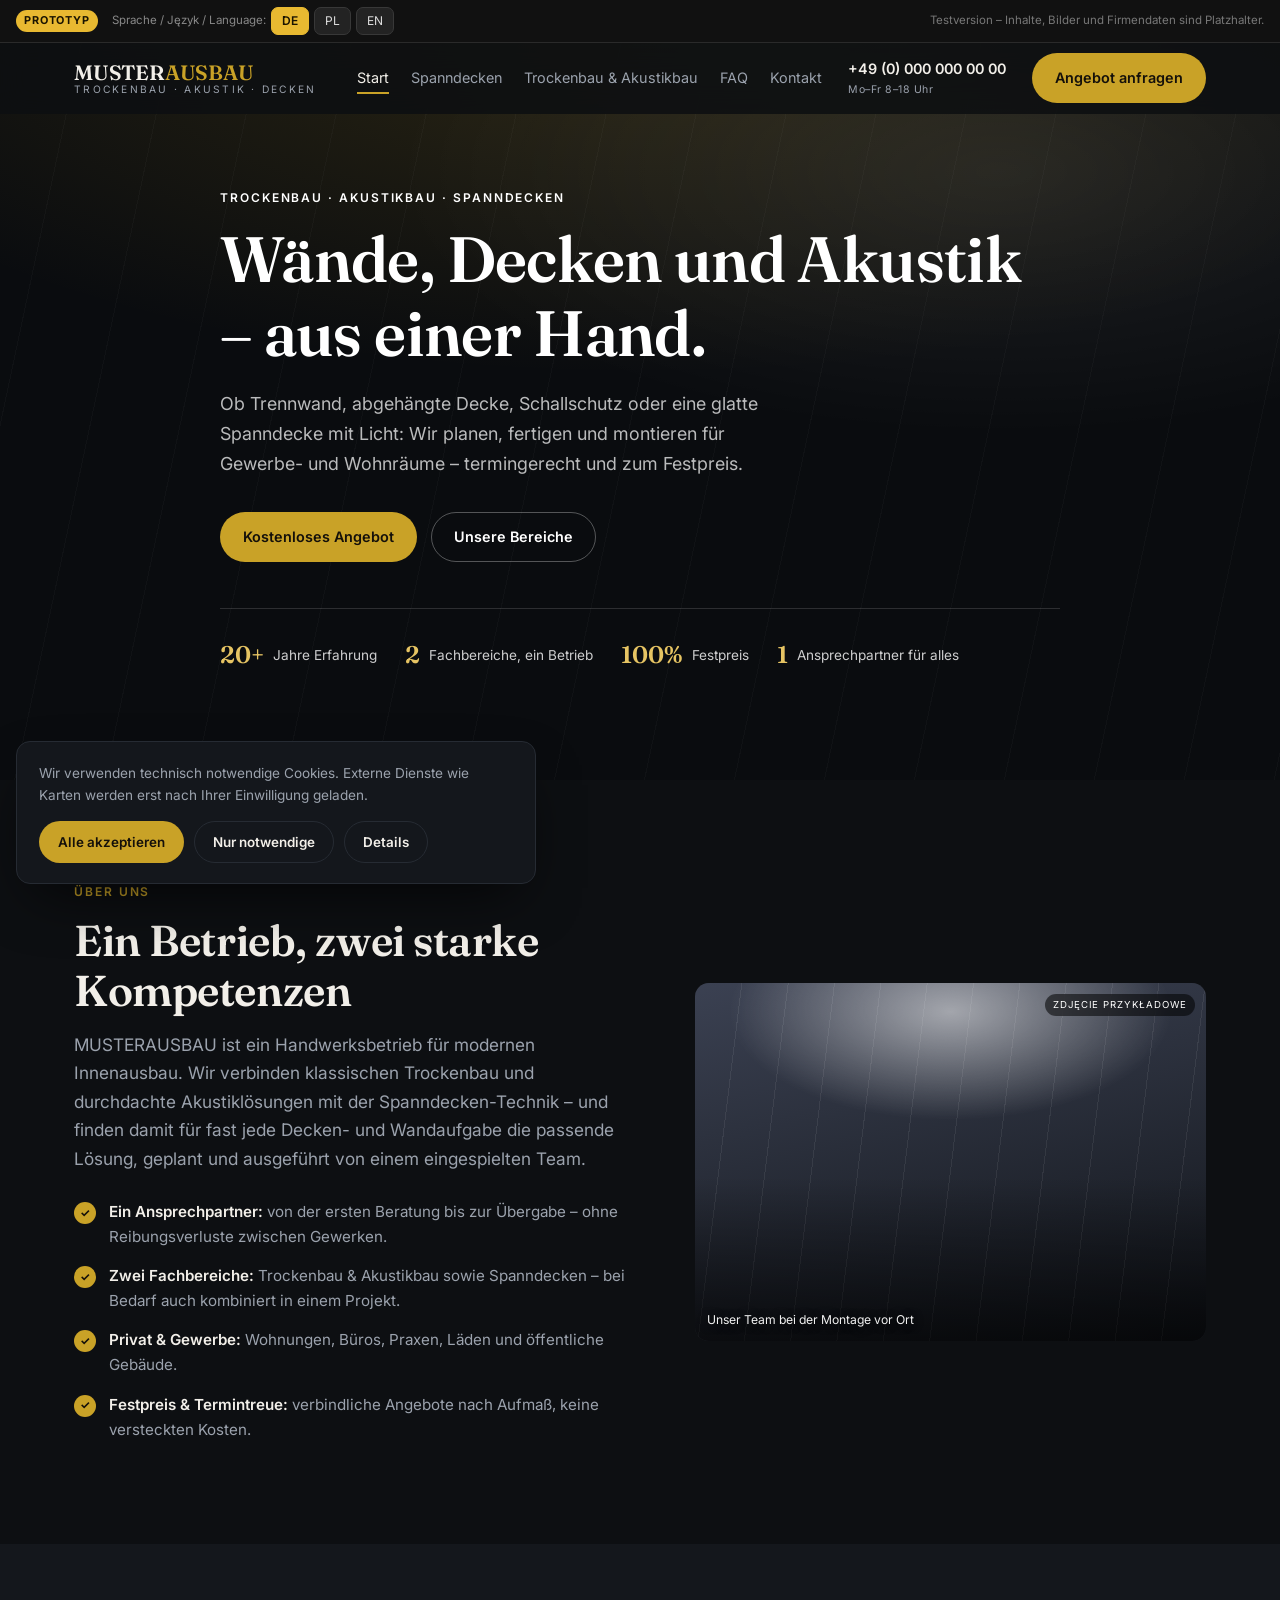
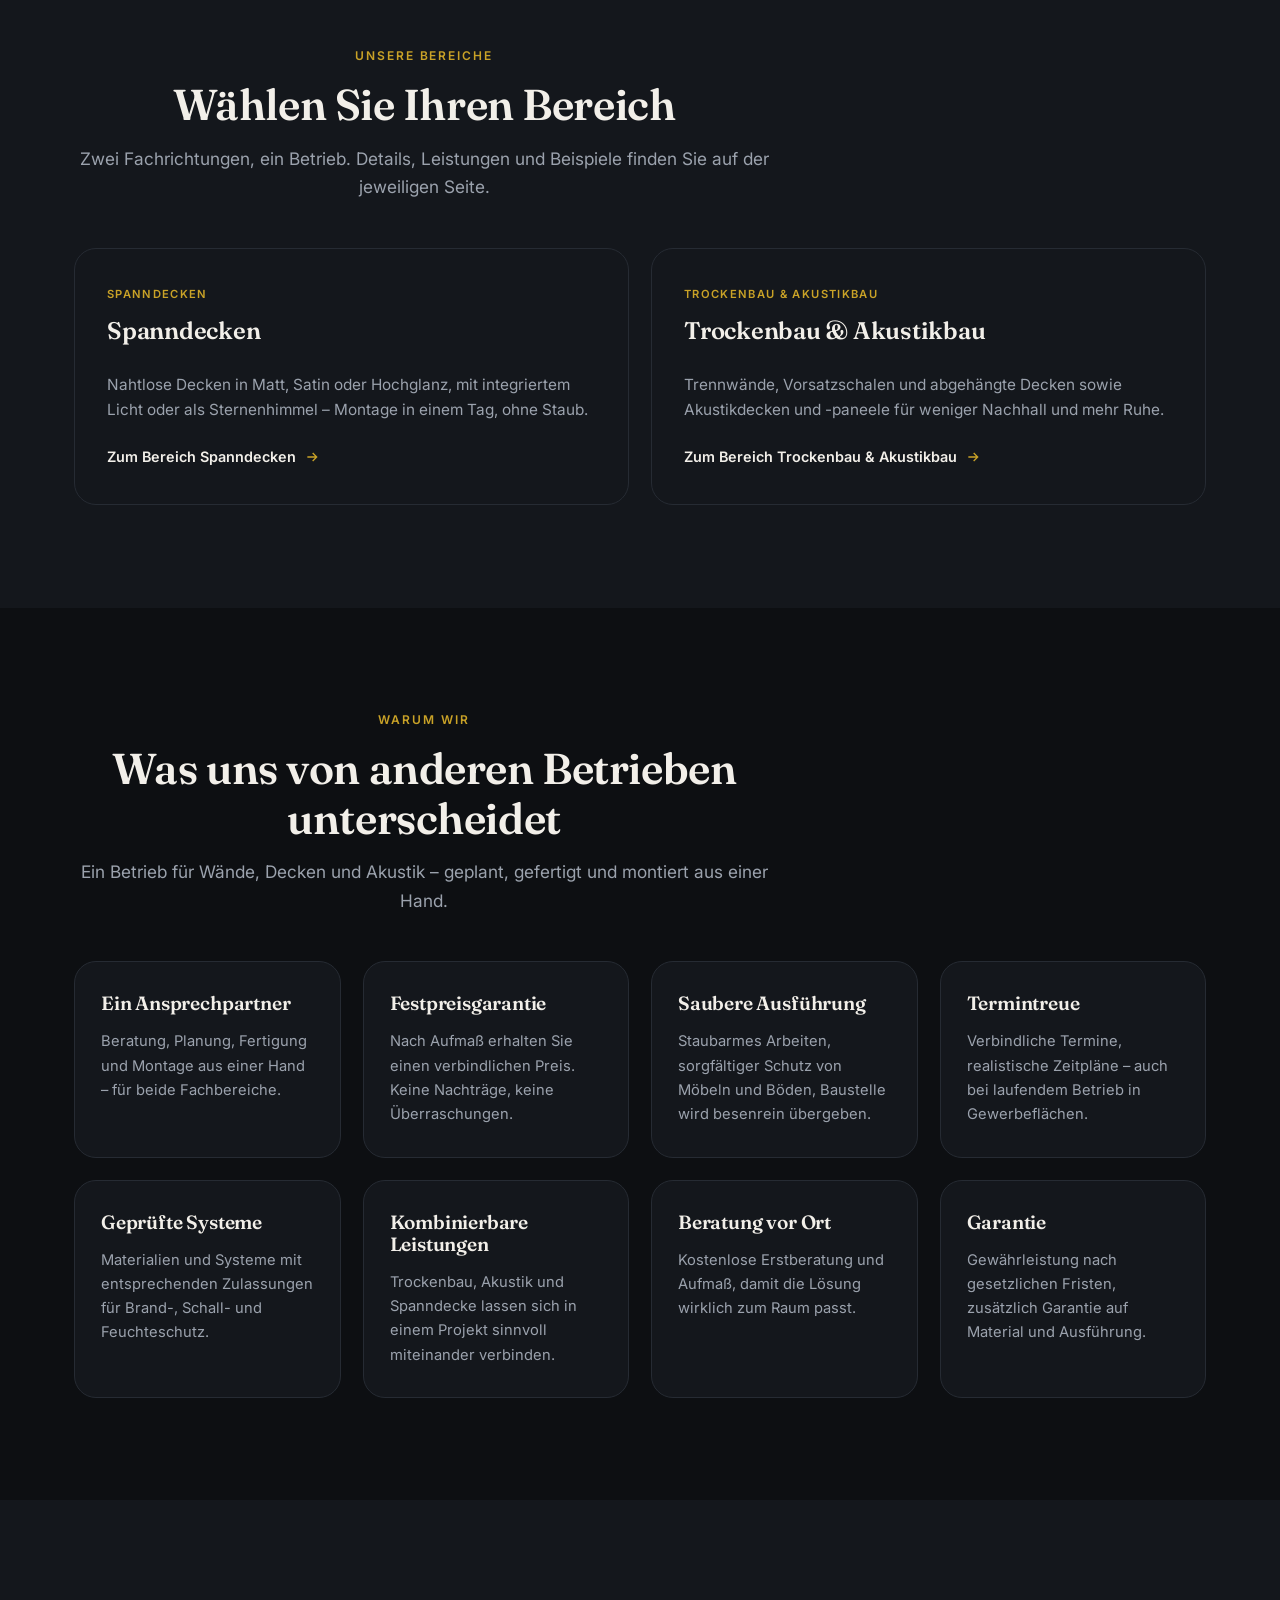
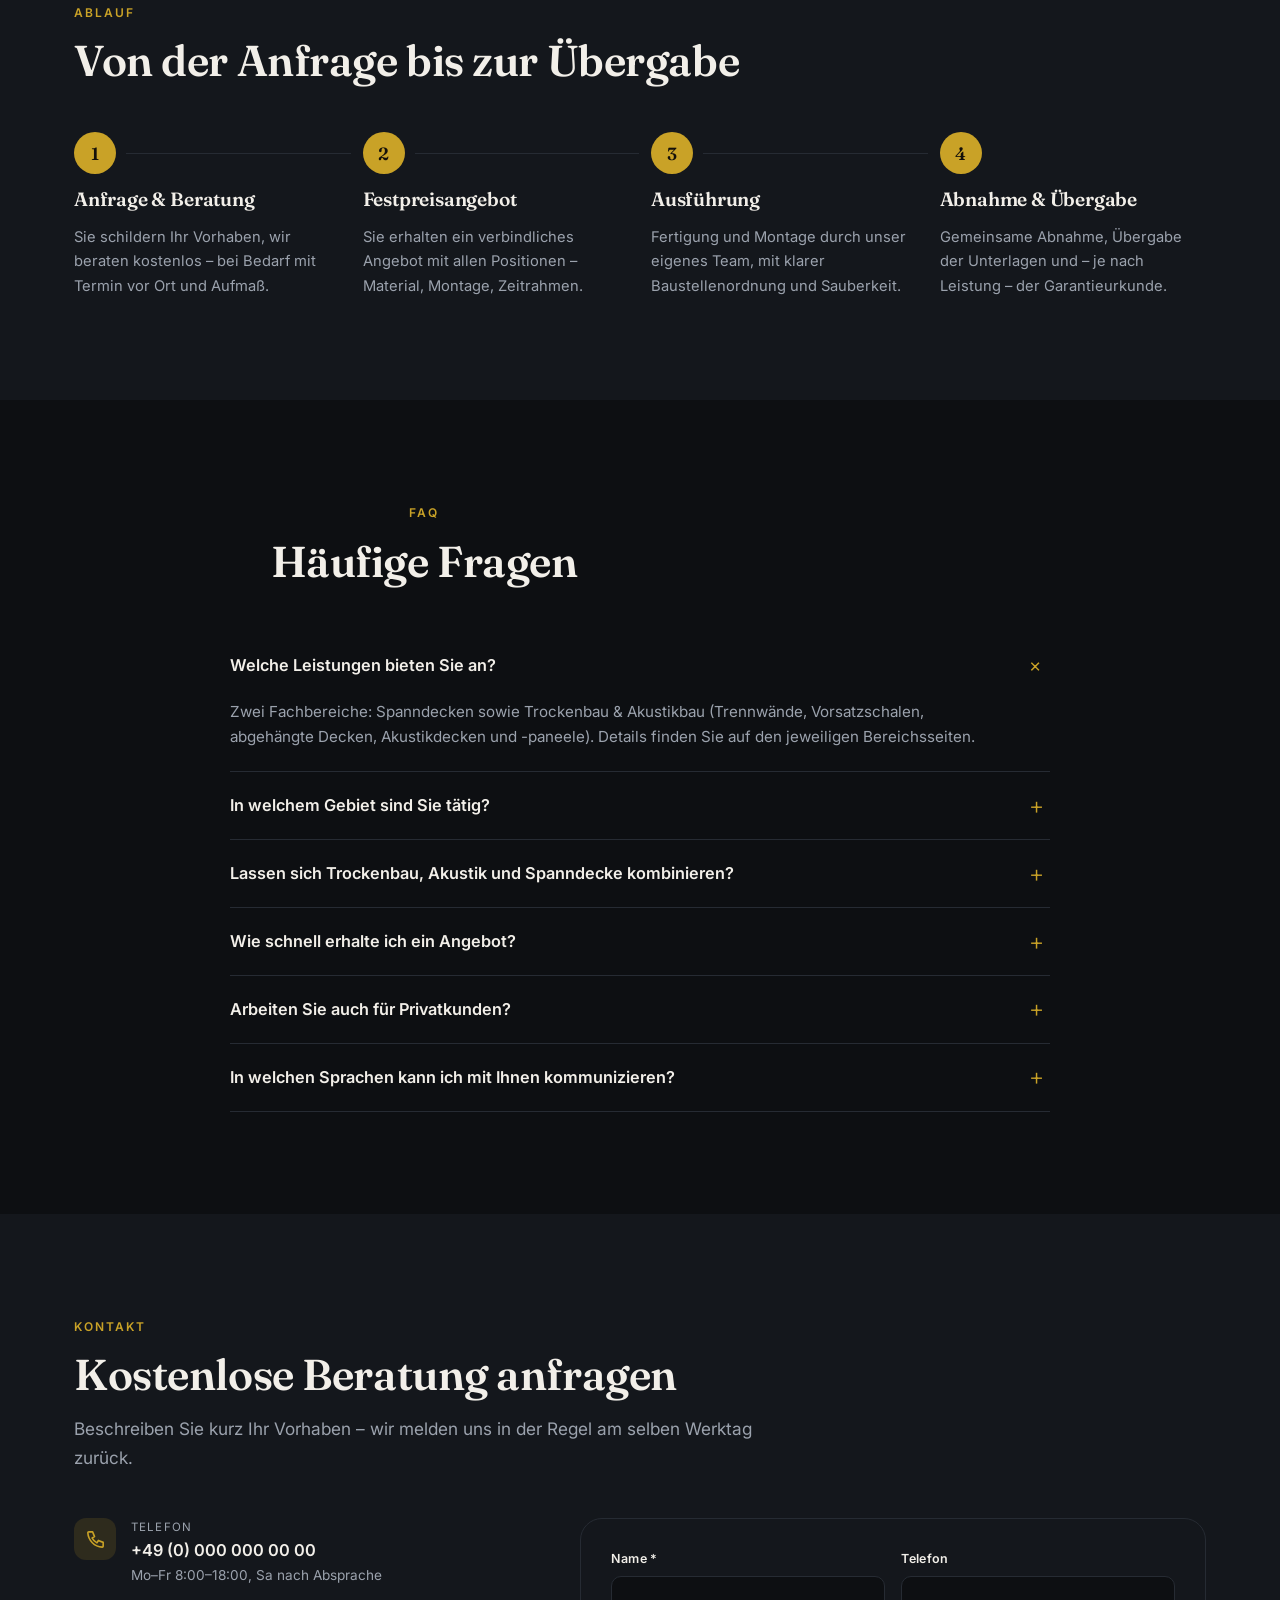
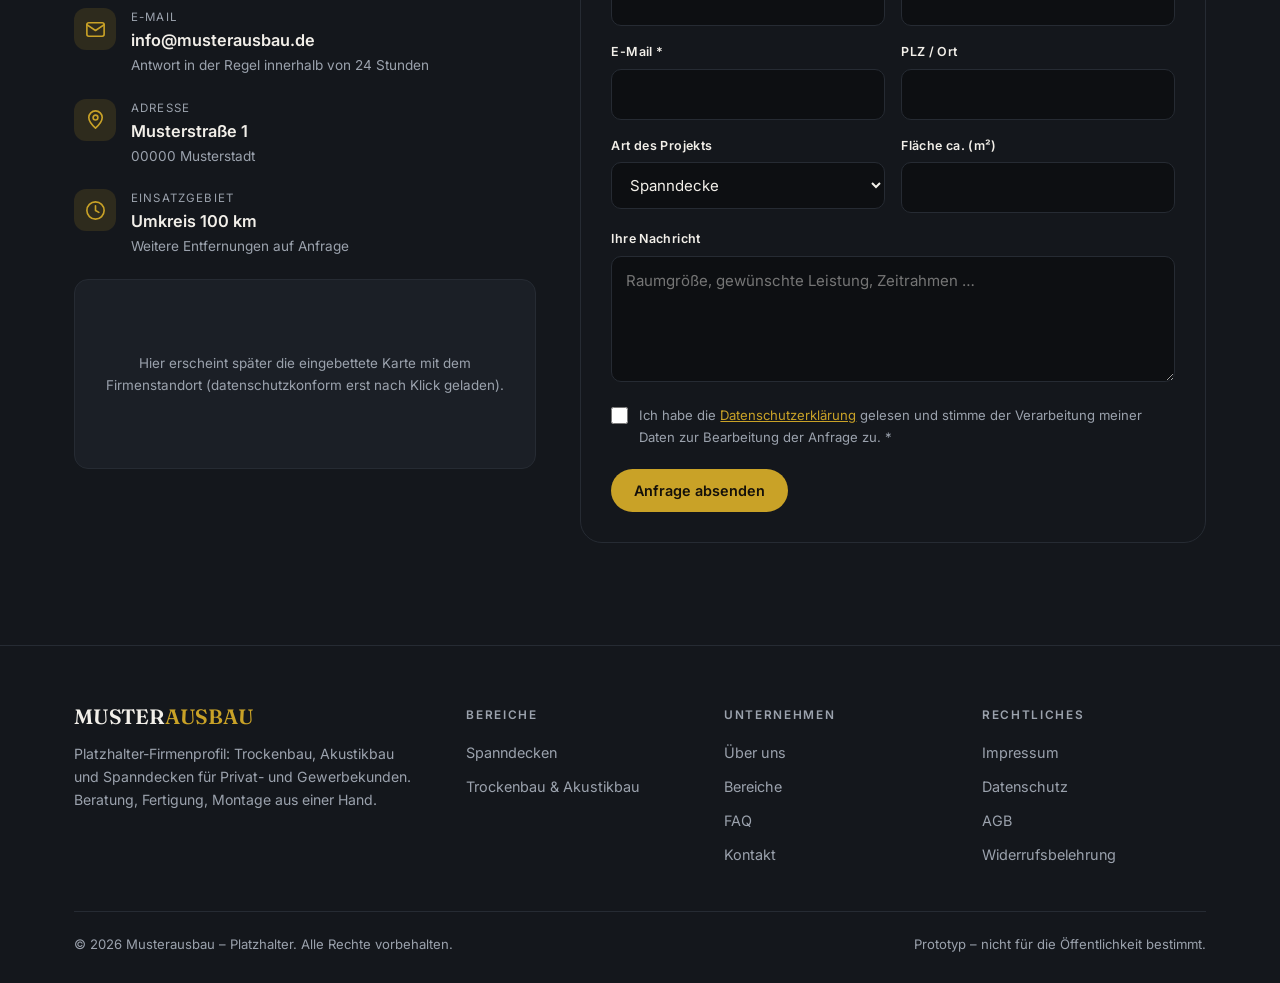
<file: index.html>
<!DOCTYPE html>
<html lang="de" data-theme="dark">
<head>
<meta charset="utf-8">
<meta name="viewport" content="width=device-width, initial-scale=1">
<meta name="robots" content="noindex, nofollow">
<title data-i18n="doc.title">Trockenbau, Akustikbau &amp; Spanndecken – Prototyp</title>
<meta name="description" content="Prototyp der Webseite für einen Betrieb für Trockenbau, Akustikbau und Spanndecken.">
<link rel="preconnect" href="https://fonts.googleapis.com">
<link rel="preconnect" href="https://fonts.gstatic.com" crossorigin>
<link href="https://fonts.googleapis.com/css2?family=Inter:wght@300;400;500;600;700&family=Fraunces:opsz,wght@9..144,400;9..144,600&display=swap" rel="stylesheet">
<link rel="stylesheet" href="assets/style.css">
</head>
<body>

<!-- ===== PASEK PROTOTYPU (do usunięcia w wersji produkcyjnej) ===== -->
<div id="protobar">
  <b>PROTOTYP</b>
  <div class="grp"><span class="lbl">Sprache / Język / Language:</span>
    <button data-lang-btn="de" aria-pressed="true">DE</button>
    <button data-lang-btn="pl" aria-pressed="false">PL</button>
    <button data-lang-btn="en" aria-pressed="false">EN</button>
  </div>
  <span class="hint" data-i18n="proto.hint">Testversion – Inhalte, Bilder und Firmendaten sind Platzhalter.</span>
</div>

<header id="hdr">
  <div class="wrap nav">
    <a href="index.html" class="logo">
      <span class="mk">MUSTER<em>AUSBAU</em></span>
      <span class="sub" data-i18n="logo.sub">Trockenbau · Akustik · Decken</span>
    </a>
    <nav id="menu">
      <a href="index.html" aria-current="page" data-i18n="nav.home">Start</a>
      <a href="spanndecken.html" data-i18n="nav.span">Spanndecken</a>
      <a href="trockenbau-akustikbau.html" data-i18n="nav.tab">Trockenbau &amp; Akustikbau</a>
      <a href="#faq" data-i18n="nav.faq">FAQ</a>
      <a href="#kontakt" data-i18n="nav.contact">Kontakt</a>
    </nav>
    <a class="tel" href="tel:+490000000000">+49 (0) 000 000 00 00<small data-i18n="hdr.telnote">Mo–Fr 8–18 Uhr</small></a>
    <a class="btn btn-p" href="#kontakt" data-i18n="hdr.cta">Angebot anfragen</a>
    <button class="burger" id="burger" aria-label="Menü">☰</button>
  </div>
</header>

<main id="site">
<span id="top"></span>

<!-- ===== HERO ===== -->
<section class="hero">
  <div class="wrap">
    <span class="eyebrow" data-i18n="hero.eyebrow">Trockenbau · Akustikbau · Spanndecken</span>
    <h1 data-i18n="hero.h1">Wände, Decken und Akustik – aus einer Hand.</h1>
    <p data-i18n="hero.p">Ob Trennwand, abgehängte Decke, Schallschutz oder eine glatte Spanndecke mit Licht: Wir planen, fertigen und montieren für Gewerbe- und Wohnräume – termingerecht und zum Festpreis.</p>
    <div class="hero-cta">
      <a class="btn btn-p" href="#kontakt" data-i18n="hero.cta1">Kostenloses Angebot</a>
      <a class="btn btn-g" href="#bereiche" data-i18n="hero.cta2">Unsere Bereiche</a>
    </div>
    <div class="trust">
      <div><b>20+</b><span data-i18n="hero.t1">Jahre Erfahrung</span></div>
      <div><b>2</b><span data-i18n="hero.t2">Fachbereiche, ein Betrieb</span></div>
      <div><b>100%</b><span data-i18n="hero.t3">Festpreis</span></div>
      <div><b>1</b><span data-i18n="hero.t4">Ansprechpartner für alles</span></div>
    </div>
  </div>
</section>

<!-- ===== O FIRMIE ===== -->
<section id="onas">
  <div class="wrap split">
    <div>
      <span class="eyebrow" data-i18n="about.eyebrow">Über uns</span>
      <h2 data-i18n="about.h2">Ein Betrieb, zwei starke Kompetenzen</h2>
      <p class="lead" data-i18n="about.p1">MUSTERAUSBAU ist ein Handwerksbetrieb für modernen Innenausbau. Wir verbinden klassischen Trockenbau und durchdachte Akustiklösungen mit der Spanndecken-Technik – und finden damit für fast jede Decken- und Wandaufgabe die passende Lösung, geplant und ausgeführt von einem eingespielten Team.</p>
      <ul class="checks">
        <li><span><b data-i18n="about.l1b">Ein Ansprechpartner:</b> <span data-i18n="about.l1">von der ersten Beratung bis zur Übergabe – ohne Reibungsverluste zwischen Gewerken.</span></span></li>
        <li><span><b data-i18n="about.l2b">Zwei Fachbereiche:</b> <span data-i18n="about.l2">Trockenbau &amp; Akustikbau sowie Spanndecken – bei Bedarf auch kombiniert in einem Projekt.</span></span></li>
        <li><span><b data-i18n="about.l3b">Privat &amp; Gewerbe:</b> <span data-i18n="about.l3">Wohnungen, Büros, Praxen, Läden und öffentliche Gebäude.</span></span></li>
        <li><span><b data-i18n="about.l4b">Festpreis &amp; Termintreue:</b> <span data-i18n="about.l4">verbindliche Angebote nach Aufmaß, keine versteckten Kosten.</span></span></li>
      </ul>
    </div>
    <div class="ph c7"><i></i><s data-i18n="ph.badge">Zdjęcie przykładowe</s><em data-i18n="about.img">Unser Team bei der Montage vor Ort</em></div>
  </div>
</section>

<!-- ===== BEREICHE (KAFLE) ===== -->
<section id="bereiche" class="alt">
  <div class="wrap">
    <div class="sechead center">
      <span class="eyebrow" data-i18n="pil.eyebrow">Unsere Bereiche</span>
      <h2 data-i18n="pil.h2">Wählen Sie Ihren Bereich</h2>
      <p class="lead" data-i18n="pil.p">Zwei Fachrichtungen, ein Betrieb. Details, Leistungen und Beispiele finden Sie auf der jeweiligen Seite.</p>
    </div>
    <div class="pillars">
      <a class="pillar" href="spanndecken.html">
        <span class="tag" data-i18n="pil.1tag">Spanndecken</span>
        <h3 data-i18n="pil.1h">Spanndecken</h3>
        <p data-i18n="pil.1p">Nahtlose Decken in Matt, Satin oder Hochglanz, mit integriertem Licht oder als Sternenhimmel – Montage in einem Tag, ohne Staub.</p>
        <span class="more" data-i18n="pil.1cta">Zum Bereich Spanndecken <svg viewBox="0 0 24 24"><path d="M5 12h14M13 6l6 6-6 6"/></svg></span>
      </a>
      <a class="pillar" href="trockenbau-akustikbau.html">
        <span class="tag" data-i18n="pil.2tag">Trockenbau &amp; Akustikbau</span>
        <h3 data-i18n="pil.2h">Trockenbau &amp; Akustikbau</h3>
        <p data-i18n="pil.2p">Trennwände, Vorsatzschalen und abgehängte Decken sowie Akustikdecken und -paneele für weniger Nachhall und mehr Ruhe.</p>
        <span class="more" data-i18n="pil.2cta">Zum Bereich Trockenbau &amp; Akustikbau <svg viewBox="0 0 24 24"><path d="M5 12h14M13 6l6 6-6 6"/></svg></span>
      </a>
    </div>
  </div>
</section>

<!-- ===== ZALETY ===== -->
<section id="vorteile">
  <div class="wrap">
    <div class="sechead center">
      <span class="eyebrow" data-i18n="adv.eyebrow">Warum wir</span>
      <h2 data-i18n="adv.h2">Was uns von anderen Betrieben unterscheidet</h2>
      <p class="lead" data-i18n="adv.p">Ein Betrieb für Wände, Decken und Akustik – geplant, gefertigt und montiert aus einer Hand.</p>
    </div>
    <div class="grid g4">
      <div class="card"><h3 data-i18n="adv.1h">Ein Ansprechpartner</h3><p data-i18n="adv.1p">Beratung, Planung, Fertigung und Montage aus einer Hand – für beide Fachbereiche.</p></div>
      <div class="card"><h3 data-i18n="adv.2h">Festpreisgarantie</h3><p data-i18n="adv.2p">Nach Aufmaß erhalten Sie einen verbindlichen Preis. Keine Nachträge, keine Überraschungen.</p></div>
      <div class="card"><h3 data-i18n="adv.3h">Saubere Ausführung</h3><p data-i18n="adv.3p">Staubarmes Arbeiten, sorgfältiger Schutz von Möbeln und Böden, Baustelle wird besenrein übergeben.</p></div>
      <div class="card"><h3 data-i18n="adv.4h">Termintreue</h3><p data-i18n="adv.4p">Verbindliche Termine, realistische Zeitpläne – auch bei laufendem Betrieb in Gewerbeflächen.</p></div>
      <div class="card"><h3 data-i18n="adv.5h">Geprüfte Systeme</h3><p data-i18n="adv.5p">Materialien und Systeme mit entsprechenden Zulassungen für Brand-, Schall- und Feuchteschutz.</p></div>
      <div class="card"><h3 data-i18n="adv.6h">Kombinierbare Leistungen</h3><p data-i18n="adv.6p">Trockenbau, Akustik und Spanndecke lassen sich in einem Projekt sinnvoll miteinander verbinden.</p></div>
      <div class="card"><h3 data-i18n="adv.7h">Beratung vor Ort</h3><p data-i18n="adv.7p">Kostenlose Erstberatung und Aufmaß, damit die Lösung wirklich zum Raum passt.</p></div>
      <div class="card"><h3 data-i18n="adv.8h">Garantie</h3><p data-i18n="adv.8p">Gewährleistung nach gesetzlichen Fristen, zusätzlich Garantie auf Material und Ausführung.</p></div>
    </div>
  </div>
</section>

<!-- ===== PRZEBIEG ===== -->
<section id="ablauf" class="alt">
  <div class="wrap">
    <div class="sechead">
      <span class="eyebrow" data-i18n="prc.eyebrow">Ablauf</span>
      <h2 data-i18n="prc.h2">Von der Anfrage bis zur Übergabe</h2>
    </div>
    <div class="steps">
      <div class="step"><h3 data-i18n="prc.1h">Anfrage &amp; Beratung</h3><p data-i18n="prc.1p">Sie schildern Ihr Vorhaben, wir beraten kostenlos – bei Bedarf mit Termin vor Ort und Aufmaß.</p></div>
      <div class="step"><h3 data-i18n="prc.2h">Festpreisangebot</h3><p data-i18n="prc.2p">Sie erhalten ein verbindliches Angebot mit allen Positionen – Material, Montage, Zeitrahmen.</p></div>
      <div class="step"><h3 data-i18n="prc.3h">Ausführung</h3><p data-i18n="prc.3p">Fertigung und Montage durch unser eigenes Team, mit klarer Baustellenordnung und Sauberkeit.</p></div>
      <div class="step"><h3 data-i18n="prc.4h">Abnahme &amp; Übergabe</h3><p data-i18n="prc.4p">Gemeinsame Abnahme, Übergabe der Unterlagen und – je nach Leistung – der Garantieurkunde.</p></div>
    </div>
  </div>
</section>

<!-- ===== FAQ ===== -->
<section id="faq">
  <div class="wrap">
    <div class="sechead center">
      <span class="eyebrow" data-i18n="faq.eyebrow">FAQ</span>
      <h2 data-i18n="faq.h2">Häufige Fragen</h2>
    </div>
    <div class="faq">
      <details open><summary data-i18n="faq.1q">Welche Leistungen bieten Sie an?</summary><p data-i18n="faq.1a">Zwei Fachbereiche: Spanndecken sowie Trockenbau &amp; Akustikbau (Trennwände, Vorsatzschalen, abgehängte Decken, Akustikdecken und -paneele). Details finden Sie auf den jeweiligen Bereichsseiten.</p></details>
      <details><summary data-i18n="faq.2q">In welchem Gebiet sind Sie tätig?</summary><p data-i18n="faq.2a">Im Umkreis von etwa 100 km um unseren Standort, größere Entfernungen nach Absprache – auch für Gewerbeprojekte über mehrere Standorte.</p></details>
      <details><summary data-i18n="faq.3q">Lassen sich Trockenbau, Akustik und Spanndecke kombinieren?</summary><p data-i18n="faq.3a">Ja. Gerade bei Büro- und Gewerbeprojekten planen wir Wände, Deckensysteme und Akustik häufig gemeinsam – mit einem Ansprechpartner für das gesamte Projekt.</p></details>
      <details><summary data-i18n="faq.4q">Wie schnell erhalte ich ein Angebot?</summary><p data-i18n="faq.4a">In der Regel innerhalb von 48 Stunden nach Beratung bzw. Aufmaß, mit allen Positionen und einem verbindlichen Festpreis.</p></details>
      <details><summary data-i18n="faq.5q">Arbeiten Sie auch für Privatkunden?</summary><p data-i18n="faq.5a">Ja, neben Gewerbe- und öffentlichen Projekten übernehmen wir auch Aufträge in Wohnungen und Einfamilienhäusern.</p></details>
      <details><summary data-i18n="faq.6q">In welchen Sprachen kann ich mit Ihnen kommunizieren?</summary><p data-i18n="faq.6a">Deutsch, Polnisch und Englisch – auch diese Webseite können Sie oben rechts in allen drei Sprachen anzeigen.</p></details>
    </div>
  </div>
</section>

<!-- ===== KONTAKT ===== -->
<section id="kontakt" class="alt">
  <div class="wrap">
    <div class="sechead">
      <span class="eyebrow" data-i18n="con.eyebrow">Kontakt</span>
      <h2 data-i18n="con.h2">Kostenlose Beratung anfragen</h2>
      <p class="lead" data-i18n="con.p">Beschreiben Sie kurz Ihr Vorhaben – wir melden uns in der Regel am selben Werktag zurück.</p>
    </div>
    <div class="contact">
      <div class="cinfo">
        <div class="cline"><div class="ico"><svg viewBox="0 0 24 24"><path d="M5 4h4l2 5-2.5 1.5a12 12 0 005 5L15 13l5 2v4a1 1 0 01-1 1A16 16 0 014 5a1 1 0 011-1z"/></svg></div><div><div class="k" data-i18n="con.k1">Telefon</div><div class="v"><a href="tel:+490000000000">+49 (0) 000 000 00 00</a><small data-i18n="con.v1">Mo–Fr 8:00–18:00, Sa nach Absprache</small></div></div></div>
        <div class="cline"><div class="ico"><svg viewBox="0 0 24 24"><rect x="3" y="5" width="18" height="14" rx="2"/><path d="M3 7l9 6 9-6"/></svg></div><div><div class="k" data-i18n="con.k2">E-Mail</div><div class="v"><a href="mailto:info@musterausbau.de">info@musterausbau.de</a><small data-i18n="con.v2">Antwort in der Regel innerhalb von 24 Stunden</small></div></div></div>
        <div class="cline"><div class="ico"><svg viewBox="0 0 24 24"><path d="M12 21s7-6.2 7-11a7 7 0 10-14 0c0 4.8 7 11 7 11z"/><circle cx="12" cy="10" r="2.5"/></svg></div><div><div class="k" data-i18n="con.k3">Adresse</div><div class="v">Musterstraße 1<small>00000 Musterstadt</small></div></div></div>
        <div class="cline"><div class="ico"><svg viewBox="0 0 24 24"><circle cx="12" cy="12" r="9"/><path d="M12 7v5l3.5 2"/></svg></div><div><div class="k" data-i18n="con.k4">Einsatzgebiet</div><div class="v" data-i18n="con.v4">Umkreis 100 km<small>Weitere Entfernungen auf Anfrage</small></div></div></div>
        <div class="map"><p data-i18n="con.map">Hier erscheint später die eingebettete Karte mit dem Firmenstandort (datenschutzkonform erst nach Klick geladen).</p></div>
      </div>
      <form id="cform" novalidate>
        <div class="frow">
          <label class="f"><span data-i18n="f.name">Name *</span><input type="text" name="name" required></label>
          <label class="f"><span data-i18n="f.phone">Telefon</span><input type="tel" name="phone"></label>
        </div>
        <div class="frow">
          <label class="f"><span data-i18n="f.mail">E-Mail *</span><input type="email" name="email" required></label>
          <label class="f"><span data-i18n="f.zip">PLZ / Ort</span><input type="text" name="zip"></label>
        </div>
        <div class="frow">
          <label class="f"><span data-i18n="f.type">Art des Projekts</span>
            <select name="type">
              <option data-i18n="f.o1">Spanndecke</option>
              <option data-i18n="f.o2">Trockenbauwand / Vorsatzschale</option>
              <option data-i18n="f.o3">Akustikdecke / Schallschutz</option>
              <option data-i18n="f.o4">Kombination mehrerer Leistungen</option>
              <option data-i18n="f.o5">Sonstiges</option>
            </select>
          </label>
          <label class="f"><span data-i18n="f.area">Fläche ca. (m²)</span><input type="number" name="area" min="1"></label>
        </div>
        <label class="f"><span data-i18n="f.msg">Ihre Nachricht</span><textarea name="message" data-i18n-ph="f.msgph" placeholder="Raumgröße, gewünschte Leistung, Zeitrahmen …"></textarea></label>
        <label class="cb"><input type="checkbox" name="dsgvo" required><span data-i18n-html="f.dsgvo">Ich habe die <a href="datenschutz.html">Datenschutzerklärung</a> gelesen und stimme der Verarbeitung meiner Daten zur Bearbeitung der Anfrage zu. *</span></label>
        <button type="submit" class="btn btn-p" data-i18n="f.send">Anfrage absenden</button>
        <div class="formnote" id="fnote" data-i18n="f.note">Prototyp: Das Formular versendet noch nichts. In der Live-Version geht die Anfrage per E-Mail an den Betrieb.</div>
      </form>
    </div>
  </div>
</section>

</main>

<footer>
  <div class="wrap">
    <div class="fgrid">
      <div class="about">
        <span class="logo"><span class="mk">MUSTER<em>AUSBAU</em></span></span>
        <p data-i18n="ft.about">Platzhalter-Firmenprofil: Trockenbau, Akustikbau und Spanndecken für Privat- und Gewerbekunden. Beratung, Fertigung, Montage aus einer Hand.</p>
      </div>
      <div><h4 data-i18n="ft.h1">Bereiche</h4><ul>
        <li><a href="spanndecken.html" data-i18n="nav.span">Spanndecken</a></li>
        <li><a href="trockenbau-akustikbau.html" data-i18n="nav.tab">Trockenbau &amp; Akustikbau</a></li>
      </ul></div>
      <div><h4 data-i18n="ft.h2">Unternehmen</h4><ul>
        <li><a href="#onas" data-i18n="ft.u1">Über uns</a></li>
        <li><a href="#bereiche" data-i18n="ft.u2">Bereiche</a></li>
        <li><a href="#faq" data-i18n="nav.faq">FAQ</a></li>
        <li><a href="#kontakt" data-i18n="nav.contact">Kontakt</a></li>
      </ul></div>
      <div><h4 data-i18n="ft.h3">Rechtliches</h4><ul>
        <li><a href="impressum.html" data-i18n="ft.r1">Impressum</a></li>
        <li><a href="datenschutz.html" data-i18n="ft.r2">Datenschutz</a></li>
        <li><a href="agb.html" data-i18n="ft.r3">AGB</a></li>
        <li><a href="widerruf.html" data-i18n="ft.r4">Widerrufsbelehrung</a></li>
      </ul></div>
    </div>
    <div class="fbot">
      <span data-i18n="ft.copy">© 2026 Musterausbau – Platzhalter. Alle Rechte vorbehalten.</span>
      <span data-i18n="ft.proto">Prototyp – nicht für die Öffentlichkeit bestimmt.</span>
    </div>
  </div>
</footer>

<div id="cookie">
  <p data-i18n="ck.p">Wir verwenden technisch notwendige Cookies. Externe Dienste wie Karten werden erst nach Ihrer Einwilligung geladen.</p>
  <div class="row">
    <button class="btn btn-p" data-ck="all" data-i18n="ck.ok">Alle akzeptieren</button>
    <button class="btn btn-g" data-ck="min" data-i18n="ck.min">Nur notwendige</button>
    <a class="btn btn-g" href="datenschutz.html" data-i18n="ck.more">Details</a>
  </div>
</div>

<script>
/* ===== Tłumaczenia PL/EN dla index.html ===== */
var PL = {
"doc.title":"Trockenbau, Akustyka i sufity napinane – prototyp",
"proto.hint":"Wersja testowa – treści, zdjęcia i dane firmy są zastępcze.",
"logo.sub":"Trockenbau · Akustyka · Sufity",
"nav.home":"Start","nav.span":"Sufity napinane","nav.tab":"Trockenbau i akustyka","nav.faq":"FAQ","nav.contact":"Kontakt",
"hdr.telnote":"pn.–pt. 8–18","hdr.cta":"Zapytaj o wycenę",

"hero.eyebrow":"Trockenbau · Akustyka · Sufity napinane",
"hero.h1":"Ściany, sufity i akustyka – od jednego wykonawcy.",
"hero.p":"Ścianka działowa, sufit podwieszany, wygłuszenie czy gładki sufit napinany ze światłem – projektujemy, produkujemy i montujemy dla firm i domów, na czas i za stałą cenę.",
"hero.cta1":"Bezpłatna wycena","hero.cta2":"Nasze obszary",
"hero.t1":"lat doświadczenia","hero.t2":"obszary, jedna firma","hero.t3":"stała cena","hero.t4":"jeden kontakt do wszystkiego",

"about.eyebrow":"O nas",
"about.h2":"Jedna firma, dwie mocne specjalizacje",
"about.p1":"MUSTERAUSBAU to firma rzemieślnicza zajmująca się nowoczesnym wykończeniem wnętrz. Łączymy klasyczny Trockenbau i przemyślane rozwiązania akustyczne z technologią sufitów napinanych – dzięki temu do prawie każdego zadania ściennego czy sufitowego mamy właściwe rozwiązanie, zaprojektowane i wykonane przez jeden zgrany zespół.",
"about.l1b":"Jeden kontakt:","about.l1":"od pierwszej rozmowy do przekazania obiektu – bez strat na styku branż.",
"about.l2b":"Dwie specjalizacje:","about.l2":"Trockenbau i akustyka oraz sufity napinane – w razie potrzeby łączone w jednym projekcie.",
"about.l3b":"Klienci prywatni i firmy:","about.l3":"mieszkania, biura, gabinety, lokale i budynki publiczne.",
"about.l4b":"Stała cena i terminowość:","about.l4":"wiążące oferty po pomiarze, żadnych skrytych kosztów.",
"about.img":"Nasz zespół podczas montażu na miejscu",
"ph.badge":"Zdjęcie przykładowe",

"pil.eyebrow":"Nasze obszary","pil.h2":"Wybierz swój obszar",
"pil.p":"Dwie specjalizacje, jedna firma. Szczegóły, usługi i przykłady znajdziesz na stronie danego obszaru.",
"pil.1tag":"Sufity napinane","pil.1h":"Sufity napinane","pil.1p":"Bezspoinowe sufity w macie, satynie lub lakierze, z wbudowanym światłem albo gwiaździstym niebem – montaż w jeden dzień, bez kurzu.","pil.1cta":"Zobacz sufity napinane →",
"pil.2tag":"Trockenbau i akustyka","pil.2h":"Trockenbau i akustyka","pil.2p":"Ścianki działowe, okładziny i sufity podwieszane oraz sufity i panele akustyczne, które ograniczają pogłos i dają więcej spokoju.","pil.2cta":"Zobacz Trockenbau i akustykę →",

"adv.eyebrow":"Dlaczego my","adv.h2":"Co nas odróżnia od innych firm",
"adv.p":"Jedna firma dla ścian, sufitów i akustyki – projekt, produkcja i montaż od jednego wykonawcy.",
"adv.1h":"Jeden kontakt","adv.1p":"Doradztwo, projekt, produkcja i montaż od jednego wykonawcy – dla obu specjalizacji.",
"adv.2h":"Gwarancja stałej ceny","adv.2p":"Po pomiarze otrzymujesz wiążącą cenę. Bez aneksów i niespodzianek.",
"adv.3h":"Czysta realizacja","adv.3p":"Praca ograniczająca kurz, dokładna ochrona mebli i podłóg, plac budowy przekazywany zamieciony.",
"adv.4h":"Terminowość","adv.4p":"Wiążące terminy, realistyczne harmonogramy – także w działających obiektach firmowych.",
"adv.5h":"Sprawdzone systemy","adv.5p":"Materiały i systemy z odpowiednimi atestami ogniowymi, akustycznymi i przeciwwilgociowymi.",
"adv.6h":"Usługi do łączenia","adv.6p":"Trockenbau, akustyka i sufit napinany można sensownie połączyć w jednym projekcie.",
"adv.7h":"Doradztwo na miejscu","adv.7p":"Bezpłatna pierwsza konsultacja i pomiar, żeby rozwiązanie faktycznie pasowało do pomieszczenia.",
"adv.8h":"Gwarancja","adv.8p":"Rękojmia zgodnie z przepisami, dodatkowo gwarancja na materiał i wykonanie.",

"prc.eyebrow":"Przebieg","prc.h2":"Od zapytania do przekazania obiektu",
"prc.1h":"Zapytanie i konsultacja","prc.1p":"Opisujesz swój projekt, my bezpłatnie radzimy – w razie potrzeby z wizytą na miejscu i pomiarem.",
"prc.2h":"Oferta w stałej cenie","prc.2p":"Otrzymujesz wiążącą ofertę ze wszystkimi pozycjami – materiał, montaż, harmonogram.",
"prc.3h":"Realizacja","prc.3p":"Produkcja i montaż przez nasz własny zespół, z jasnym porządkiem na budowie i czystością.",
"prc.4h":"Odbiór i przekazanie","prc.4p":"Wspólny odbiór, przekazanie dokumentacji i – zależnie od usługi – karty gwarancyjnej.",

"faq.eyebrow":"FAQ","faq.h2":"Najczęstsze pytania",
"faq.1q":"Jakie usługi oferujecie?","faq.1a":"Dwie specjalizacje: sufity napinane oraz Trockenbau i akustyka (ścianki działowe, okładziny, sufity podwieszane, sufity i panele akustyczne). Szczegóły na stronach poszczególnych obszarów.",
"faq.2q":"Na jakim obszarze działacie?","faq.2a":"W promieniu ok. 100 km od naszej siedziby, większe odległości po uzgodnieniu – również przy projektach firmowych w wielu lokalizacjach.",
"faq.3q":"Czy można połączyć Trockenbau, akustykę i sufit napinany?","faq.3a":"Tak. Zwłaszcza w projektach biurowych i firmowych często planujemy ściany, systemy sufitowe i akustykę wspólnie – z jednym kontaktem dla całego projektu.",
"faq.4q":"Jak szybko dostanę ofertę?","faq.4a":"Zwykle w ciągu 48 godzin po konsultacji lub pomiarze, ze wszystkimi pozycjami i wiążącą stałą ceną.",
"faq.5q":"Czy realizujecie zlecenia dla klientów prywatnych?","faq.5a":"Tak, obok projektów firmowych i publicznych podejmujemy się też zleceń w mieszkaniach i domach jednorodzinnych.",
"faq.6q":"W jakich językach mogę się z Wami kontaktować?","faq.6a":"Po niemiecku, polsku i angielsku – tę stronę można też wyświetlić w tych trzech językach, przełącznik jest w prawym górnym rogu.",

"con.eyebrow":"Kontakt","con.h2":"Zamów bezpłatną konsultację",
"con.p":"Opisz krótko swój projekt – zwykle odpowiadamy jeszcze tego samego dnia roboczego.",
"con.k1":"Telefon","con.v1":"pn.–pt. 8:00–18:00, sob. po uzgodnieniu",
"con.k2":"E-mail","con.v2":"Odpowiedź zwykle w ciągu 24 godzin",
"con.k3":"Adres","con.k4":"Obszar działania",
"con.v4":"Promień 100 km<small>Dalsze odległości po uzgodnieniu</small>",
"con.map":"Tutaj pojawi się osadzona mapa z lokalizacją firmy (ładowana zgodnie z RODO dopiero po kliknięciu).",

"f.name":"Imię i nazwisko *","f.phone":"Telefon","f.mail":"E-mail *","f.zip":"Kod pocztowy / miasto",
"f.type":"Rodzaj projektu","f.o1":"Sufit napinany","f.o2":"Ścianka działowa / okładzina","f.o3":"Sufit akustyczny / wygłuszenie","f.o4":"Połączenie kilku usług","f.o5":"Inne",
"f.area":"Powierzchnia ok. (m²)","f.msg":"Twoja wiadomość",
"f.msgph":"Wielkość pomieszczenia, oczekiwana usługa, termin …",
"f.dsgvo":"Zapoznałem/am się z <a href=\"datenschutz.html\">polityką prywatności</a> i wyrażam zgodę na przetwarzanie moich danych w celu obsługi zapytania. *",
"f.send":"Wyślij zapytanie",
"f.note":"Prototyp: formularz jeszcze nic nie wysyła. W wersji produkcyjnej zapytanie trafi e-mailem do firmy.",

"ft.about":"Zastępczy profil firmy: Trockenbau, akustyka i sufity napinane dla klientów prywatnych i firm. Doradztwo, produkcja i montaż od jednego wykonawcy.",
"ft.h1":"Obszary","ft.h2":"Firma","ft.h3":"Informacje prawne",
"ft.u1":"O nas","ft.u2":"Obszary",
"ft.r1":"Impressum","ft.r2":"Polityka prywatności","ft.r3":"Regulamin (AGB)","ft.r4":"Pouczenie o odstąpieniu",
"ft.copy":"© 2026 Musterausbau – nazwa zastępcza. Wszelkie prawa zastrzeżone.",
"ft.proto":"Prototyp – nieprzeznaczony do publicznego udostępnienia.",

"ck.p":"Używamy wyłącznie plików cookie niezbędnych technicznie. Usługi zewnętrzne, takie jak mapy, ładowane są dopiero po wyrażeniu zgody.",
"ck.ok":"Akceptuję wszystkie","ck.min":"Tylko niezbędne","ck.more":"Szczegóły"
};

var EN = {
"doc.title":"Drylining, acoustics &amp; stretch ceilings – prototype",
"proto.hint":"Test version – content, photos and company details are placeholders.",
"logo.sub":"Drylining · Acoustics · Ceilings",
"nav.home":"Home","nav.span":"Stretch ceilings","nav.tab":"Drylining &amp; acoustics","nav.faq":"FAQ","nav.contact":"Contact",
"hdr.telnote":"Mon–Fri 8am–6pm","hdr.cta":"Request a quote",

"hero.eyebrow":"Drylining · Acoustics · Stretch ceilings",
"hero.h1":"Walls, ceilings and acoustics – from one team.",
"hero.p":"A partition wall, a suspended ceiling, sound insulation or a seamless stretch ceiling with lighting: we plan, manufacture and install for commercial and residential spaces – on schedule and at a fixed price.",
"hero.cta1":"Free quote","hero.cta2":"Our fields",
"hero.t1":"years of experience","hero.t2":"fields, one company","hero.t3":"fixed price","hero.t4":"one contact for everything",

"about.eyebrow":"About us",
"about.h2":"One company, two strong specialities",
"about.p1":"MUSTERAUSBAU is a trade business for modern interior fit-out. We combine classic drylining and thoughtful acoustic solutions with stretch-ceiling technology – so we have the right answer for almost any wall or ceiling task, planned and carried out by one experienced team.",
"about.l1b":"One point of contact:","about.l1":"from the first conversation to handover – no friction between trades.",
"about.l2b":"Two specialities:","about.l2":"drylining &amp; acoustics as well as stretch ceilings – combined within one project when useful.",
"about.l3b":"Private &amp; commercial:","about.l3":"flats, offices, practices, shops and public buildings.",
"about.l4b":"Fixed price &amp; reliable schedules:","about.l4":"binding quotes after measurement, no hidden costs.",
"about.img":"Our team during on-site installation",
"ph.badge":"Sample photo",

"pil.eyebrow":"Our fields","pil.h2":"Choose your field",
"pil.p":"Two specialities, one company. See the dedicated page for details, services and examples.",
"pil.1tag":"Stretch ceilings","pil.1h":"Stretch ceilings","pil.1p":"Seamless ceilings in matte, satin or gloss, with integrated lighting or a starlit-sky effect – installed in a single day, without dust.","pil.1cta":"See stretch ceilings →",
"pil.2tag":"Drylining &amp; acoustics","pil.2h":"Drylining &amp; acoustics","pil.2p":"Partition walls, facing walls and suspended ceilings, plus acoustic ceilings and panels that cut reverberation and add calm.","pil.2cta":"See drylining &amp; acoustics →",

"adv.eyebrow":"Why us","adv.h2":"What sets us apart from other trade businesses",
"adv.p":"One company for walls, ceilings and acoustics – planned, made and installed by a single team.",
"adv.1h":"One point of contact","adv.1p":"Advice, planning, manufacturing and installation from one team – for both specialities.",
"adv.2h":"Fixed-price guarantee","adv.2p":"After measurement you get a binding price. No add-ons, no surprises.",
"adv.3h":"Clean execution","adv.3p":"Low-dust working methods, careful protection of furniture and floors, site left swept clean.",
"adv.4h":"Reliable scheduling","adv.4p":"Binding deadlines and realistic timelines – even in premises that stay in operation.",
"adv.5h":"Tested systems","adv.5p":"Materials and systems with the relevant approvals for fire, sound and moisture protection.",
"adv.6h":"Services that combine","adv.6p":"Drylining, acoustics and stretch ceilings can be sensibly combined within one project.",
"adv.7h":"On-site advice","adv.7p":"Free initial consultation and measurement, so the solution actually fits the room.",
"adv.8h":"Warranty","adv.8p":"Statutory warranty periods, plus an additional guarantee on material and workmanship.",

"prc.eyebrow":"Process","prc.h2":"From enquiry to handover",
"prc.1h":"Enquiry &amp; consultation","prc.1p":"You describe your project, we advise for free – with an on-site visit and measurement if needed.",
"prc.2h":"Fixed-price quote","prc.2p":"You receive a binding quote covering every item – material, installation, schedule.",
"prc.3h":"Execution","prc.3p":"Manufacturing and installation by our own team, with clear site discipline and cleanliness.",
"prc.4h":"Handover","prc.4p":"Joint sign-off, handover of documents and, depending on the service, the warranty certificate.",

"faq.eyebrow":"FAQ","faq.h2":"Frequently asked questions",
"faq.1q":"What services do you offer?","faq.1a":"Two specialities: stretch ceilings, and drylining &amp; acoustics (partition walls, facing walls, suspended ceilings, acoustic ceilings and panels). See the dedicated pages for details.",
"faq.2q":"What area do you work in?","faq.2a":"Roughly within 100 km of our base, further afield by arrangement – including multi-site commercial projects.",
"faq.3q":"Can drylining, acoustics and stretch ceilings be combined?","faq.3a":"Yes. Especially in office and commercial projects we often plan walls, ceiling systems and acoustics together, with one contact for the whole project.",
"faq.4q":"How quickly do I get a quote?","faq.4a":"Usually within 48 hours of the consultation or measurement, covering every item at a binding fixed price.",
"faq.5q":"Do you also work for private customers?","faq.5a":"Yes, alongside commercial and public projects we also take on jobs in flats and houses.",
"faq.6q":"What languages can I use to contact you?","faq.6a":"German, Polish and English – you can also view this site in all three languages using the switch in the top right.",

"con.eyebrow":"Contact","con.h2":"Request a free consultation",
"con.p":"Briefly describe your project – we usually reply the same working day.",
"con.k1":"Phone","con.v1":"Mon–Fri 8am–6pm, Saturday by arrangement",
"con.k2":"Email","con.v2":"Reply usually within 24 hours",
"con.k3":"Address","con.k4":"Service area",
"con.v4":"100 km radius<small>Further distances by arrangement</small>",
"con.map":"An embedded map with the company location will appear here (loaded only after consent, in line with GDPR).",

"f.name":"Name *","f.phone":"Phone","f.mail":"Email *","f.zip":"Postcode / city",
"f.type":"Type of project","f.o1":"Stretch ceiling","f.o2":"Partition / facing wall","f.o3":"Acoustic ceiling / sound insulation","f.o4":"Combination of several services","f.o5":"Other",
"f.area":"Area approx. (m²)","f.msg":"Your message",
"f.msgph":"Room size, service you need, timeframe …",
"f.dsgvo":"I have read the <a href=\"datenschutz.html\">privacy policy</a> and agree that my data may be processed to handle my enquiry. *",
"f.send":"Send enquiry",
"f.note":"Prototype: this form does not send anything yet. In the live version the enquiry is emailed to the company.",

"ft.about":"Placeholder company profile: drylining, acoustics and stretch ceilings for private and commercial customers. Advice, manufacturing and installation from one team.",
"ft.h1":"Fields","ft.h2":"Company","ft.h3":"Legal",
"ft.u1":"About us","ft.u2":"Fields",
"ft.r1":"Legal notice","ft.r2":"Privacy policy","ft.r3":"Terms &amp; conditions","ft.r4":"Right of withdrawal",
"ft.copy":"© 2026 Musterausbau – placeholder name. All rights reserved.",
"ft.proto":"Prototype – not intended for public access.",

"ck.p":"We only use technically necessary cookies. External services such as maps are loaded only after you consent.",
"ck.ok":"Accept all","ck.min":"Necessary only","ck.more":"Details"
};
</script>
<script src="assets/site.js"></script>
</body>
</html>
</file>
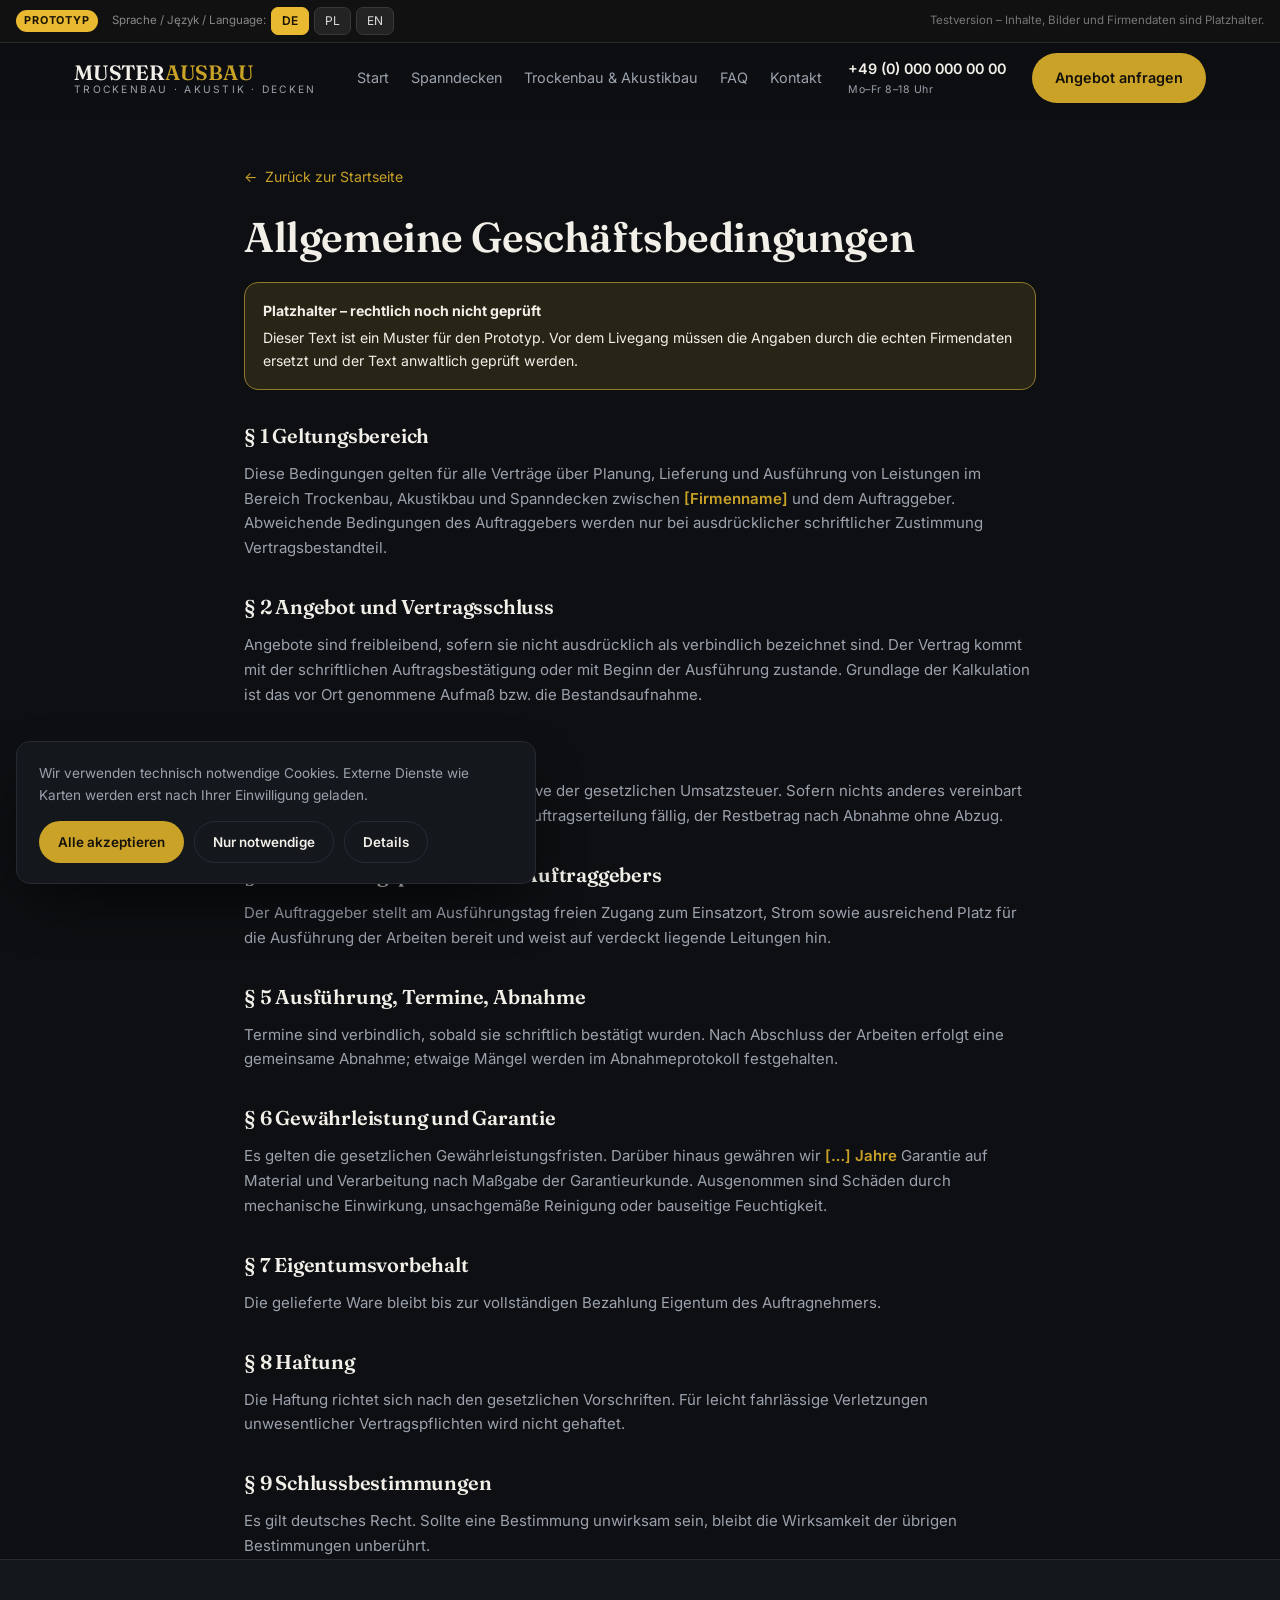
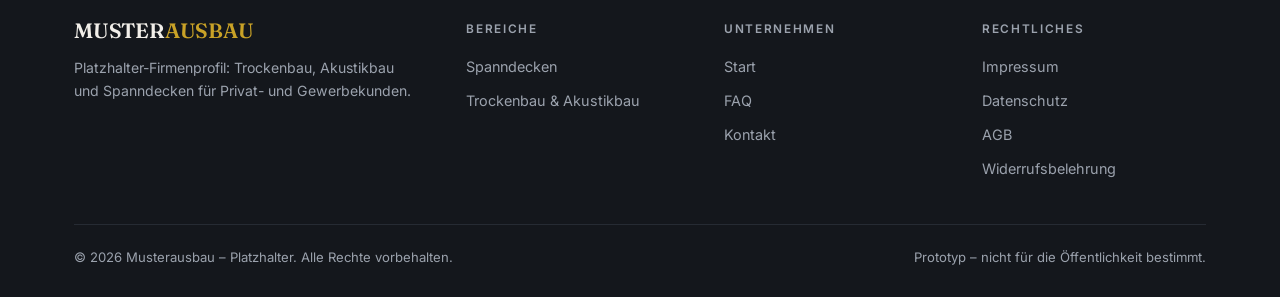
<file: agb.html>
<!DOCTYPE html>
<html lang="de" data-theme="dark">
<head>
<meta charset="utf-8">
<meta name="viewport" content="width=device-width, initial-scale=1">
<meta name="robots" content="noindex, nofollow">
<title data-i18n="doc.title">AGB – Prototyp</title>
<link rel="preconnect" href="https://fonts.googleapis.com">
<link rel="preconnect" href="https://fonts.gstatic.com" crossorigin>
<link href="https://fonts.googleapis.com/css2?family=Inter:wght@300;400;500;600;700&family=Fraunces:opsz,wght@9..144,400;9..144,600&display=swap" rel="stylesheet">
<link rel="stylesheet" href="assets/style.css">
</head>
<body>

<div id="protobar">
  <b>PROTOTYP</b>
  <div class="grp"><span class="lbl">Sprache / Język / Language:</span>
    <button data-lang-btn="de" aria-pressed="true">DE</button>
    <button data-lang-btn="pl" aria-pressed="false">PL</button>
    <button data-lang-btn="en" aria-pressed="false">EN</button>
  </div>
  <span class="hint" data-i18n="proto.hint">Testversion – Inhalte, Bilder und Firmendaten sind Platzhalter.</span>
</div>

<header id="hdr">
  <div class="wrap nav">
    <a href="index.html" class="logo">
      <span class="mk">MUSTER<em>AUSBAU</em></span>
      <span class="sub" data-i18n="logo.sub">Trockenbau · Akustik · Decken</span>
    </a>
    <nav id="menu">
      <a href="index.html" data-i18n="nav.home">Start</a>
      <a href="spanndecken.html" data-i18n="nav.span">Spanndecken</a>
      <a href="trockenbau-akustikbau.html" data-i18n="nav.tab">Trockenbau &amp; Akustikbau</a>
      <a href="index.html#faq" data-i18n="nav.faq">FAQ</a>
      <a href="index.html#kontakt" data-i18n="nav.contact">Kontakt</a>
    </nav>
    <a class="tel" href="tel:+490000000000">+49 (0) 000 000 00 00<small data-i18n="hdr.telnote">Mo–Fr 8–18 Uhr</small></a>
    <a class="btn btn-p" href="index.html#kontakt" data-i18n="hdr.cta">Angebot anfragen</a>
    <button class="burger" id="burger" aria-label="Menü">☰</button>
  </div>
</header>

<main class="legalpage"><div class="wrap">
  <a class="back" href="index.html">← <span data-i18n="lg.back">Zurück zur Startseite</span></a>
  <h1 data-i18n="lg.h">Allgemeine Geschäftsbedingungen</h1>
  <div class="warnbox"><b data-i18n="lg.warn.b">Platzhalter – rechtlich noch nicht geprüft</b><span data-i18n="lg.warn.p">Dieser Text ist ein Muster für den Prototyp. Vor dem Livegang müssen die Angaben durch die echten Firmendaten ersetzt und der Text anwaltlich geprüft werden.</span></div>
  <h2 data-i18n="lg.h1">§ 1 Geltungsbereich</h2>
  <p data-i18n="lg.p1">Diese Bedingungen gelten für alle Verträge über Planung, Lieferung und Ausführung von Leistungen im Bereich Trockenbau, Akustikbau und Spanndecken zwischen <span class="pl-holder">[Firmenname]</span> und dem Auftraggeber. Abweichende Bedingungen des Auftraggebers werden nur bei ausdrücklicher schriftlicher Zustimmung Vertragsbestandteil.</p>
  <h2 data-i18n="lg.h2">§ 2 Angebot und Vertragsschluss</h2>
  <p data-i18n="lg.p2">Angebote sind freibleibend, sofern sie nicht ausdrücklich als verbindlich bezeichnet sind. Der Vertrag kommt mit der schriftlichen Auftragsbestätigung oder mit Beginn der Ausführung zustande. Grundlage der Kalkulation ist das vor Ort genommene Aufmaß bzw. die Bestandsaufnahme.</p>
  <h2 data-i18n="lg.h3">§ 3 Preise und Zahlung</h2>
  <p data-i18n="lg.p3">Alle Preise verstehen sich in Euro inklusive der gesetzlichen Umsatzsteuer. Sofern nichts anderes vereinbart ist, wird eine Anzahlung von <span class="pl-holder">[…] %</span> bei Auftragserteilung fällig, der Restbetrag nach Abnahme ohne Abzug.</p>
  <h2 data-i18n="lg.h4">§ 4 Mitwirkungspflichten des Auftraggebers</h2>
  <p data-i18n="lg.p4">Der Auftraggeber stellt am Ausführungstag freien Zugang zum Einsatzort, Strom sowie ausreichend Platz für die Ausführung der Arbeiten bereit und weist auf verdeckt liegende Leitungen hin.</p>
  <h2 data-i18n="lg.h5">§ 5 Ausführung, Termine, Abnahme</h2>
  <p data-i18n="lg.p5">Termine sind verbindlich, sobald sie schriftlich bestätigt wurden. Nach Abschluss der Arbeiten erfolgt eine gemeinsame Abnahme; etwaige Mängel werden im Abnahmeprotokoll festgehalten.</p>
  <h2 data-i18n="lg.h6">§ 6 Gewährleistung und Garantie</h2>
  <p data-i18n="lg.p6">Es gelten die gesetzlichen Gewährleistungsfristen. Darüber hinaus gewähren wir <span class="pl-holder">[…] Jahre</span> Garantie auf Material und Verarbeitung nach Maßgabe der Garantieurkunde. Ausgenommen sind Schäden durch mechanische Einwirkung, unsachgemäße Reinigung oder bauseitige Feuchtigkeit.</p>
  <h2 data-i18n="lg.h7">§ 7 Eigentumsvorbehalt</h2>
  <p data-i18n="lg.p7">Die gelieferte Ware bleibt bis zur vollständigen Bezahlung Eigentum des Auftragnehmers.</p>
  <h2 data-i18n="lg.h8">§ 8 Haftung</h2>
  <p data-i18n="lg.p8">Die Haftung richtet sich nach den gesetzlichen Vorschriften. Für leicht fahrlässige Verletzungen unwesentlicher Vertragspflichten wird nicht gehaftet.</p>
  <h2 data-i18n="lg.h9">§ 9 Schlussbestimmungen</h2>
  <p data-i18n="lg.p9">Es gilt deutsches Recht. Sollte eine Bestimmung unwirksam sein, bleibt die Wirksamkeit der übrigen Bestimmungen unberührt.</p>
</div></main>

<footer>
  <div class="wrap">
    <div class="fgrid">
      <div class="about">
        <span class="logo"><span class="mk">MUSTER<em>AUSBAU</em></span></span>
        <p data-i18n="ft.about">Platzhalter-Firmenprofil: Trockenbau, Akustikbau und Spanndecken für Privat- und Gewerbekunden.</p>
      </div>
      <div><h4 data-i18n="ft.h1">Bereiche</h4><ul>
        <li><a href="spanndecken.html" data-i18n="nav.span">Spanndecken</a></li>
        <li><a href="trockenbau-akustikbau.html" data-i18n="nav.tab">Trockenbau &amp; Akustikbau</a></li>
      </ul></div>
      <div><h4 data-i18n="ft.h2">Unternehmen</h4><ul>
        <li><a href="index.html" data-i18n="nav.home">Start</a></li>
        <li><a href="index.html#faq" data-i18n="nav.faq">FAQ</a></li>
        <li><a href="index.html#kontakt" data-i18n="nav.contact">Kontakt</a></li>
      </ul></div>
      <div><h4 data-i18n="ft.h3">Rechtliches</h4><ul>
        <li><a href="impressum.html" data-i18n="ft.r1">Impressum</a></li>
        <li><a href="datenschutz.html" data-i18n="ft.r2">Datenschutz</a></li>
        <li><a href="agb.html" data-i18n="ft.r3">AGB</a></li>
        <li><a href="widerruf.html" data-i18n="ft.r4">Widerrufsbelehrung</a></li>
      </ul></div>
    </div>
    <div class="fbot">
      <span data-i18n="ft.copy">© 2026 Musterausbau – Platzhalter. Alle Rechte vorbehalten.</span>
      <span data-i18n="ft.proto">Prototyp – nicht für die Öffentlichkeit bestimmt.</span>
    </div>
  </div>
</footer>

<div id="cookie">
  <p data-i18n="ck.p">Wir verwenden technisch notwendige Cookies. Externe Dienste wie Karten werden erst nach Ihrer Einwilligung geladen.</p>
  <div class="row">
    <button class="btn btn-p" data-ck="all" data-i18n="ck.ok">Alle akzeptieren</button>
    <button class="btn btn-g" data-ck="min" data-i18n="ck.min">Nur notwendige</button>
    <a class="btn btn-g" href="datenschutz.html" data-i18n="ck.more">Details</a>
  </div>
</div>

<script>
var PL = {
"doc.title":"Regulamin (AGB) – prototyp",
"proto.hint":"Wersja testowa – treści, zdjęcia i dane firmy są zastępcze.",
"logo.sub":"Trockenbau · Akustyka · Sufity",
"nav.home":"Start","nav.span":"Sufity napinane","nav.tab":"Trockenbau i akustyka","nav.faq":"FAQ","nav.contact":"Kontakt",
"hdr.telnote":"pn.–pt. 8–18","hdr.cta":"Zapytaj o wycenę",

"lg.back":"Powrót na stronę główną",
"lg.warn.b":"Treść zastępcza – niesprawdzona prawnie",
"lg.warn.p":"Ten tekst jest wzorem na potrzeby prototypu. Przed publikacją dane trzeba zastąpić prawdziwymi informacjami firmy, a treść zweryfikować u prawnika.",
"lg.h":"Ogólne warunki handlowe (AGB)",
"lg.h1":"§ 1 Zakres obowiązywania",
"lg.p1":"Niniejsze warunki obowiązują dla wszystkich umów dotyczących projektowania, dostawy i wykonania usług z zakresu Trockenbau, akustyki i sufitów napinanych, zawieranych między <span class=\"pl-holder\">[nazwa firmy]</span> a zamawiającym. Odmienne warunki zamawiającego stają się częścią umowy wyłącznie po wyraźnej pisemnej zgodzie.",
"lg.h2":"§ 2 Oferta i zawarcie umowy",
"lg.p2":"Oferty są niewiążące, o ile nie zostały wyraźnie oznaczone jako wiążące. Umowa dochodzi do skutku z chwilą pisemnego potwierdzenia zlecenia albo rozpoczęcia realizacji. Podstawą kalkulacji jest pomiar lub inwentaryzacja wykonana na miejscu.",
"lg.h3":"§ 3 Ceny i płatność",
"lg.p3":"Wszystkie ceny podawane są w euro wraz z ustawowym podatkiem VAT. O ile nie uzgodniono inaczej, przy udzieleniu zlecenia płatna jest zaliczka w wysokości <span class=\"pl-holder\">[…] %</span>, a pozostała kwota po odbiorze, bez potrąceń.",
"lg.h4":"§ 4 Obowiązki współdziałania zamawiającego",
"lg.p4":"Zamawiający zapewnia w dniu realizacji swobodny dostęp do miejsca prac, zasilanie elektryczne oraz wystarczającą przestrzeń do wykonania prac, a także wskazuje przebieg ukrytych instalacji.",
"lg.h5":"§ 5 Realizacja, terminy, odbiór",
"lg.p5":"Terminy są wiążące od chwili pisemnego potwierdzenia. Po zakończeniu prac następuje wspólny odbiór; ewentualne wady odnotowuje się w protokole odbioru.",
"lg.h6":"§ 6 Rękojmia i gwarancja",
"lg.p6":"Obowiązują ustawowe terminy rękojmi. Ponadto udzielamy <span class=\"pl-holder\">[…] lat</span> gwarancji na materiał i wykonanie na zasadach określonych w karcie gwarancyjnej. Wyłączone są szkody powstałe wskutek działania mechanicznego, niewłaściwego czyszczenia lub wilgoci pochodzącej z budynku.",
"lg.h7":"§ 7 Zastrzeżenie własności",
"lg.p7":"Dostarczony towar pozostaje własnością wykonawcy do chwili pełnej zapłaty.",
"lg.h8":"§ 8 Odpowiedzialność",
"lg.p8":"Odpowiedzialność regulują przepisy ustawowe. Za lekkie niedbalstwo przy naruszeniu nieistotnych obowiązków umownych odpowiedzialność jest wyłączona.",
"lg.h9":"§ 9 Postanowienia końcowe",
"lg.p9":"Obowiązuje prawo niemieckie. Jeżeli którekolwiek z postanowień okaże się nieskuteczne, pozostałe postanowienia zachowują moc.",

"ft.about":"Zastępczy profil firmy: Trockenbau, akustyka i sufity napinane dla klientów prywatnych i firm.",
"ft.h1":"Obszary","ft.h2":"Firma","ft.h3":"Informacje prawne",
"ft.r1":"Impressum","ft.r2":"Polityka prywatności","ft.r3":"Regulamin (AGB)","ft.r4":"Pouczenie o odstąpieniu",
"ft.copy":"© 2026 Musterausbau – nazwa zastępcza. Wszelkie prawa zastrzeżone.",
"ft.proto":"Prototyp – nieprzeznaczony do publicznego udostępnienia.",

"ck.p":"Używamy wyłącznie plików cookie niezbędnych technicznie. Usługi zewnętrzne, takie jak mapy, ładowane są dopiero po wyrażeniu zgody.",
"ck.ok":"Akceptuję wszystkie","ck.min":"Tylko niezbędne","ck.more":"Szczegóły"
};

var EN = {
"doc.title":"Terms &amp; conditions – prototype",
"proto.hint":"Test version – content, photos and company details are placeholders.",
"logo.sub":"Drylining · Acoustics · Ceilings",
"nav.home":"Home","nav.span":"Stretch ceilings","nav.tab":"Drylining &amp; acoustics","nav.faq":"FAQ","nav.contact":"Contact",
"hdr.telnote":"Mon–Fri 8am–6pm","hdr.cta":"Request a quote",

"lg.back":"Back to the homepage",
"lg.warn.b":"Placeholder – not yet legally reviewed",
"lg.warn.p":"This text is a template for the prototype. Before going live, the details must be replaced with the real company information and the text checked by a lawyer.",
"lg.h":"Terms &amp; Conditions",
"lg.h1":"§ 1 Scope",
"lg.p1":"These terms apply to all contracts for the design, supply and execution of services in drylining, acoustics and stretch ceilings between <span class=\"pl-holder\">[company name]</span> and the client. Deviating terms of the client only become part of the contract with our express written consent.",
"lg.h2":"§ 2 Offer and formation of contract",
"lg.p2":"Quotes are non-binding unless expressly stated as binding. The contract is formed upon written order confirmation or when work begins. The calculation is based on the measurement or survey taken on site.",
"lg.h3":"§ 3 Prices and payment",
"lg.p3":"All prices are in euros, including statutory VAT. Unless otherwise agreed, a deposit of <span class=\"pl-holder\">[…] %</span> is due on placing the order, with the remaining amount due after sign-off, without deduction.",
"lg.h4":"§ 4 Client's duties to cooperate",
"lg.p4":"On the day of execution, the client provides free access to the site, a power supply and sufficient space for the work to be carried out, and points out any concealed services.",
"lg.h5":"§ 5 Execution, deadlines, sign-off",
"lg.p5":"Deadlines are binding once confirmed in writing. On completion of the work a joint sign-off takes place; any defects are recorded in the sign-off report.",
"lg.h6":"§ 6 Warranty and guarantee",
"lg.p6":"The statutory warranty periods apply. In addition, we grant a <span class=\"pl-holder\">[…]-year</span> guarantee on material and workmanship in accordance with the warranty certificate. Excluded are damage caused by mechanical impact, improper cleaning or moisture originating from the building.",
"lg.h7":"§ 7 Retention of title",
"lg.p7":"Goods supplied remain the property of the contractor until paid in full.",
"lg.h8":"§ 8 Liability",
"lg.p8":"Liability is governed by statutory provisions. No liability is accepted for slightly negligent breaches of non-material contractual duties.",
"lg.h9":"§ 9 Final provisions",
"lg.p9":"German law applies. Should any provision be invalid, the validity of the remaining provisions is unaffected.",

"ft.about":"Placeholder company profile: drylining, acoustics and stretch ceilings for private and commercial customers.",
"ft.h1":"Fields","ft.h2":"Company","ft.h3":"Legal",
"ft.r1":"Legal notice","ft.r2":"Privacy policy","ft.r3":"Terms &amp; conditions","ft.r4":"Right of withdrawal",
"ft.copy":"© 2026 Musterausbau – placeholder name. All rights reserved.",
"ft.proto":"Prototype – not intended for public access.",

"ck.p":"We only use technically necessary cookies. External services such as maps are loaded only after you consent.",
"ck.ok":"Accept all","ck.min":"Necessary only","ck.more":"Details"
};
</script>
<script src="assets/site.js"></script>
</body>
</html>
</file>
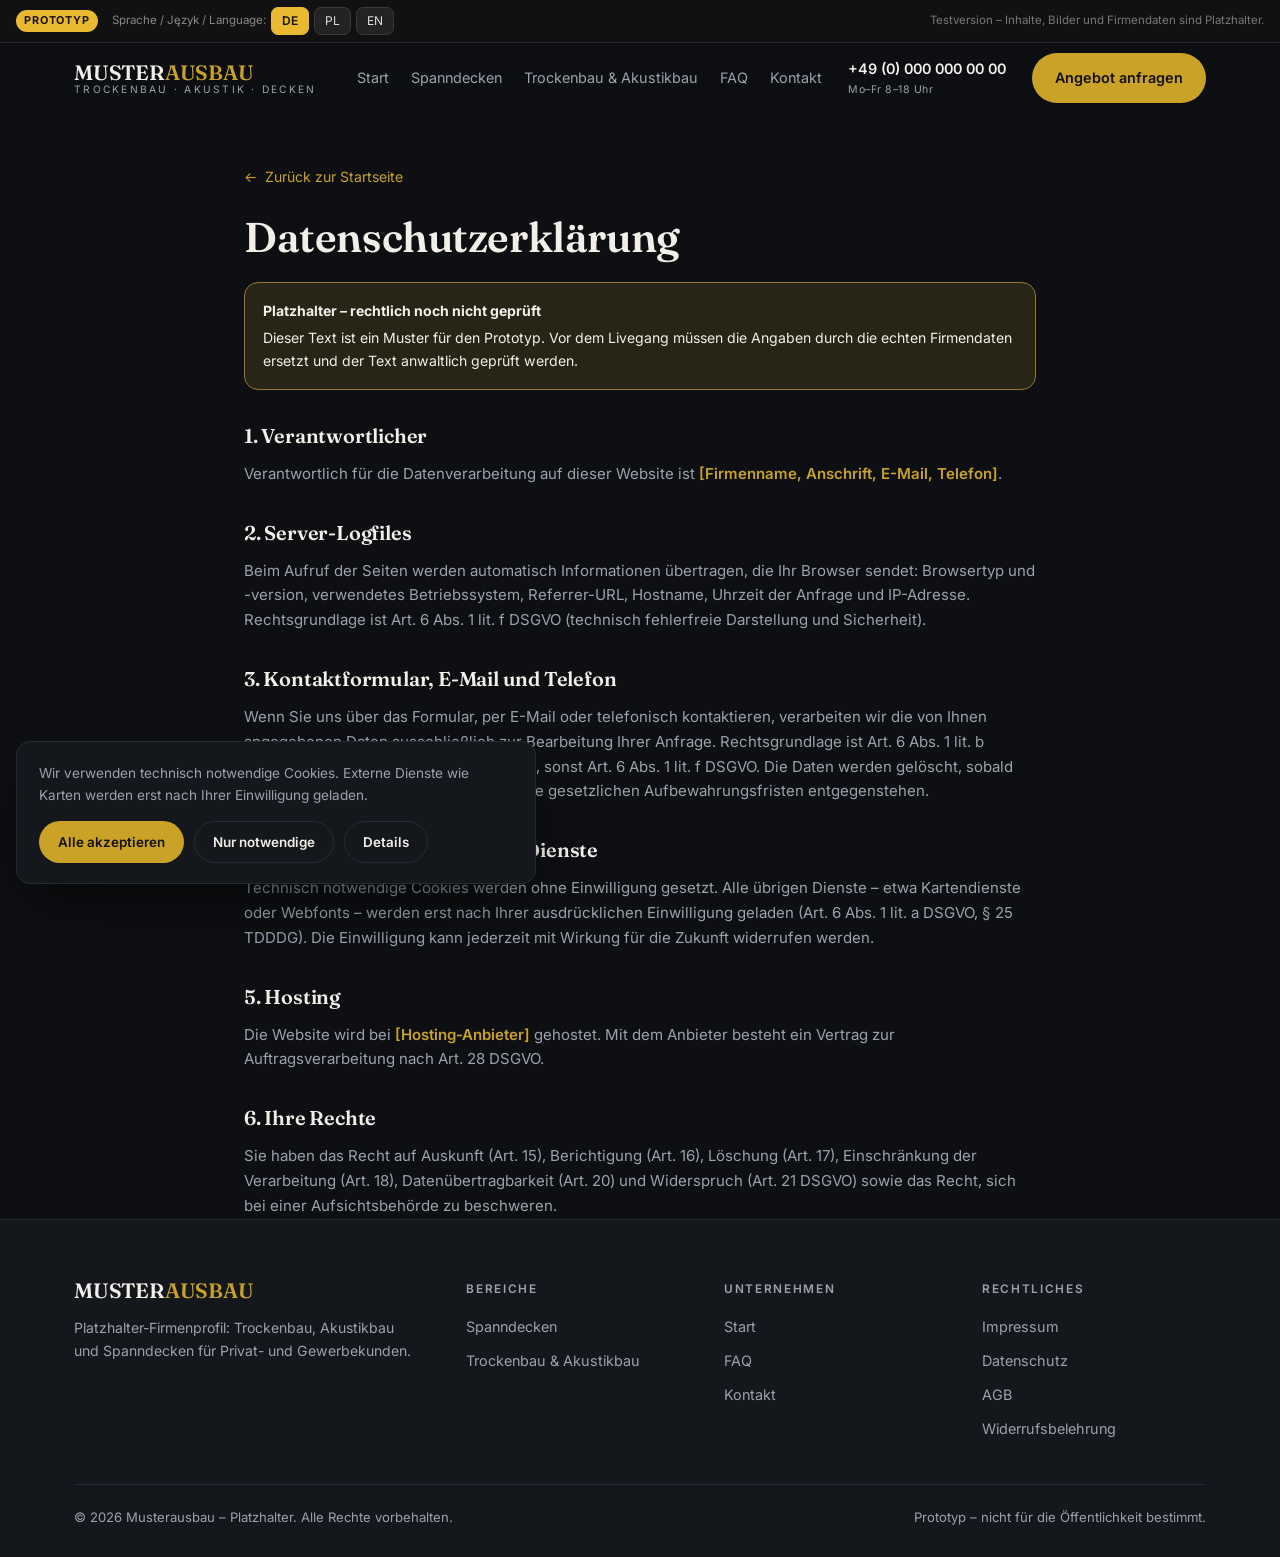
<file: datenschutz.html>
<!DOCTYPE html>
<html lang="de" data-theme="dark">
<head>
<meta charset="utf-8">
<meta name="viewport" content="width=device-width, initial-scale=1">
<meta name="robots" content="noindex, nofollow">
<title data-i18n="doc.title">Datenschutzerklärung – Prototyp</title>
<link rel="preconnect" href="https://fonts.googleapis.com">
<link rel="preconnect" href="https://fonts.gstatic.com" crossorigin>
<link href="https://fonts.googleapis.com/css2?family=Inter:wght@300;400;500;600;700&family=Fraunces:opsz,wght@9..144,400;9..144,600&display=swap" rel="stylesheet">
<link rel="stylesheet" href="assets/style.css">
</head>
<body>

<div id="protobar">
  <b>PROTOTYP</b>
  <div class="grp"><span class="lbl">Sprache / Język / Language:</span>
    <button data-lang-btn="de" aria-pressed="true">DE</button>
    <button data-lang-btn="pl" aria-pressed="false">PL</button>
    <button data-lang-btn="en" aria-pressed="false">EN</button>
  </div>
  <span class="hint" data-i18n="proto.hint">Testversion – Inhalte, Bilder und Firmendaten sind Platzhalter.</span>
</div>

<header id="hdr">
  <div class="wrap nav">
    <a href="index.html" class="logo">
      <span class="mk">MUSTER<em>AUSBAU</em></span>
      <span class="sub" data-i18n="logo.sub">Trockenbau · Akustik · Decken</span>
    </a>
    <nav id="menu">
      <a href="index.html" data-i18n="nav.home">Start</a>
      <a href="spanndecken.html" data-i18n="nav.span">Spanndecken</a>
      <a href="trockenbau-akustikbau.html" data-i18n="nav.tab">Trockenbau &amp; Akustikbau</a>
      <a href="index.html#faq" data-i18n="nav.faq">FAQ</a>
      <a href="index.html#kontakt" data-i18n="nav.contact">Kontakt</a>
    </nav>
    <a class="tel" href="tel:+490000000000">+49 (0) 000 000 00 00<small data-i18n="hdr.telnote">Mo–Fr 8–18 Uhr</small></a>
    <a class="btn btn-p" href="index.html#kontakt" data-i18n="hdr.cta">Angebot anfragen</a>
    <button class="burger" id="burger" aria-label="Menü">☰</button>
  </div>
</header>

<main class="legalpage"><div class="wrap">
  <a class="back" href="index.html">← <span data-i18n="lg.back">Zurück zur Startseite</span></a>
  <h1 data-i18n="lg.h">Datenschutzerklärung</h1>
  <div class="warnbox"><b data-i18n="lg.warn.b">Platzhalter – rechtlich noch nicht geprüft</b><span data-i18n="lg.warn.p">Dieser Text ist ein Muster für den Prototyp. Vor dem Livegang müssen die Angaben durch die echten Firmendaten ersetzt und der Text anwaltlich geprüft werden.</span></div>
  <h2 data-i18n="lg.h1">1. Verantwortlicher</h2>
  <p data-i18n="lg.p1">Verantwortlich für die Datenverarbeitung auf dieser Website ist <span class="pl-holder">[Firmenname, Anschrift, E-Mail, Telefon]</span>.</p>
  <h2 data-i18n="lg.h2">2. Server-Logfiles</h2>
  <p data-i18n="lg.p2">Beim Aufruf der Seiten werden automatisch Informationen übertragen, die Ihr Browser sendet: Browsertyp und -version, verwendetes Betriebssystem, Referrer-URL, Hostname, Uhrzeit der Anfrage und IP-Adresse. Rechtsgrundlage ist Art. 6 Abs. 1 lit. f DSGVO (technisch fehlerfreie Darstellung und Sicherheit).</p>
  <h2 data-i18n="lg.h3">3. Kontaktformular, E-Mail und Telefon</h2>
  <p data-i18n="lg.p3">Wenn Sie uns über das Formular, per E-Mail oder telefonisch kontaktieren, verarbeiten wir die von Ihnen angegebenen Daten ausschließlich zur Bearbeitung Ihrer Anfrage. Rechtsgrundlage ist Art. 6 Abs. 1 lit. b DSGVO bei vorvertraglichen Maßnahmen, sonst Art. 6 Abs. 1 lit. f DSGVO. Die Daten werden gelöscht, sobald sie nicht mehr erforderlich sind und keine gesetzlichen Aufbewahrungsfristen entgegenstehen.</p>
  <h2 data-i18n="lg.h4">4. Cookies und eingebundene Dienste</h2>
  <p data-i18n="lg.p4">Technisch notwendige Cookies werden ohne Einwilligung gesetzt. Alle übrigen Dienste – etwa Kartendienste oder Webfonts – werden erst nach Ihrer ausdrücklichen Einwilligung geladen (Art. 6 Abs. 1 lit. a DSGVO, § 25 TDDDG). Die Einwilligung kann jederzeit mit Wirkung für die Zukunft widerrufen werden.</p>
  <h2 data-i18n="lg.h5">5. Hosting</h2>
  <p data-i18n="lg.p5">Die Website wird bei <span class="pl-holder">[Hosting-Anbieter]</span> gehostet. Mit dem Anbieter besteht ein Vertrag zur Auftragsverarbeitung nach Art. 28 DSGVO.</p>
  <h2 data-i18n="lg.h6">6. Ihre Rechte</h2>
  <p data-i18n="lg.p6">Sie haben das Recht auf Auskunft (Art. 15), Berichtigung (Art. 16), Löschung (Art. 17), Einschränkung der Verarbeitung (Art. 18), Datenübertragbarkeit (Art. 20) und Widerspruch (Art. 21 DSGVO) sowie das Recht, sich bei einer Aufsichtsbehörde zu beschweren.</p>
</div></main>

<footer>
  <div class="wrap">
    <div class="fgrid">
      <div class="about">
        <span class="logo"><span class="mk">MUSTER<em>AUSBAU</em></span></span>
        <p data-i18n="ft.about">Platzhalter-Firmenprofil: Trockenbau, Akustikbau und Spanndecken für Privat- und Gewerbekunden.</p>
      </div>
      <div><h4 data-i18n="ft.h1">Bereiche</h4><ul>
        <li><a href="spanndecken.html" data-i18n="nav.span">Spanndecken</a></li>
        <li><a href="trockenbau-akustikbau.html" data-i18n="nav.tab">Trockenbau &amp; Akustikbau</a></li>
      </ul></div>
      <div><h4 data-i18n="ft.h2">Unternehmen</h4><ul>
        <li><a href="index.html" data-i18n="nav.home">Start</a></li>
        <li><a href="index.html#faq" data-i18n="nav.faq">FAQ</a></li>
        <li><a href="index.html#kontakt" data-i18n="nav.contact">Kontakt</a></li>
      </ul></div>
      <div><h4 data-i18n="ft.h3">Rechtliches</h4><ul>
        <li><a href="impressum.html" data-i18n="ft.r1">Impressum</a></li>
        <li><a href="datenschutz.html" data-i18n="ft.r2">Datenschutz</a></li>
        <li><a href="agb.html" data-i18n="ft.r3">AGB</a></li>
        <li><a href="widerruf.html" data-i18n="ft.r4">Widerrufsbelehrung</a></li>
      </ul></div>
    </div>
    <div class="fbot">
      <span data-i18n="ft.copy">© 2026 Musterausbau – Platzhalter. Alle Rechte vorbehalten.</span>
      <span data-i18n="ft.proto">Prototyp – nicht für die Öffentlichkeit bestimmt.</span>
    </div>
  </div>
</footer>

<div id="cookie">
  <p data-i18n="ck.p">Wir verwenden technisch notwendige Cookies. Externe Dienste wie Karten werden erst nach Ihrer Einwilligung geladen.</p>
  <div class="row">
    <button class="btn btn-p" data-ck="all" data-i18n="ck.ok">Alle akzeptieren</button>
    <button class="btn btn-g" data-ck="min" data-i18n="ck.min">Nur notwendige</button>
    <a class="btn btn-g" href="datenschutz.html" data-i18n="ck.more">Details</a>
  </div>
</div>

<script>
var PL = {
"doc.title":"Polityka prywatności – prototyp",
"proto.hint":"Wersja testowa – treści, zdjęcia i dane firmy są zastępcze.",
"logo.sub":"Trockenbau · Akustyka · Sufity",
"nav.home":"Start","nav.span":"Sufity napinane","nav.tab":"Trockenbau i akustyka","nav.faq":"FAQ","nav.contact":"Kontakt",
"hdr.telnote":"pn.–pt. 8–18","hdr.cta":"Zapytaj o wycenę",

"lg.back":"Powrót na stronę główną",
"lg.warn.b":"Treść zastępcza – niesprawdzona prawnie",
"lg.warn.p":"Ten tekst jest wzorem na potrzeby prototypu. Przed publikacją dane trzeba zastąpić prawdziwymi informacjami firmy, a treść zweryfikować u prawnika.",
"lg.h":"Polityka prywatności",
"lg.h1":"1. Administrator danych",
"lg.p1":"Administratorem danych przetwarzanych w tym serwisie jest <span class=\"pl-holder\">[nazwa firmy, adres, e-mail, telefon]</span>.",
"lg.h2":"2. Logi serwera",
"lg.p2":"Przy wywołaniu strony automatycznie przekazywane są informacje wysyłane przez przeglądarkę: typ i wersja przeglądarki, system operacyjny, adres strony odsyłającej, nazwa hosta, godzina zapytania i adres IP. Podstawą prawną jest art. 6 ust. 1 lit. f RODO (bezbłędne działanie i bezpieczeństwo serwisu).",
"lg.h3":"3. Formularz kontaktowy, e-mail i telefon",
"lg.p3":"Jeżeli kontaktujesz się z nami przez formularz, e-mailem lub telefonicznie, przetwarzamy podane dane wyłącznie w celu obsługi zapytania. Podstawą prawną jest art. 6 ust. 1 lit. b RODO przy działaniach przedumownych, w pozostałych przypadkach art. 6 ust. 1 lit. f RODO. Dane usuwamy, gdy nie są już potrzebne i nie stoją temu na przeszkodzie ustawowe terminy przechowywania.",
"lg.h4":"4. Pliki cookie i usługi zewnętrzne",
"lg.p4":"Cookies niezbędne technicznie ustawiane są bez zgody. Wszystkie pozostałe usługi – na przykład mapy czy czcionki internetowe – ładowane są dopiero po wyraźnej zgodzie (art. 6 ust. 1 lit. a RODO, § 25 TDDDG). Zgodę można w każdej chwili cofnąć ze skutkiem na przyszłość.",
"lg.h5":"5. Hosting",
"lg.p5":"Serwis hostowany jest u <span class=\"pl-holder\">[dostawca hostingu]</span>. Z dostawcą zawarta jest umowa powierzenia przetwarzania danych zgodnie z art. 28 RODO.",
"lg.h6":"6. Twoje prawa",
"lg.p6":"Masz prawo do dostępu do danych (art. 15), sprostowania (art. 16), usunięcia (art. 17), ograniczenia przetwarzania (art. 18), przenoszenia danych (art. 20) i sprzeciwu (art. 21 RODO) oraz prawo wniesienia skargi do organu nadzorczego.",

"ft.about":"Zastępczy profil firmy: Trockenbau, akustyka i sufity napinane dla klientów prywatnych i firm.",
"ft.h1":"Obszary","ft.h2":"Firma","ft.h3":"Informacje prawne",
"ft.r1":"Impressum","ft.r2":"Polityka prywatności","ft.r3":"Regulamin (AGB)","ft.r4":"Pouczenie o odstąpieniu",
"ft.copy":"© 2026 Musterausbau – nazwa zastępcza. Wszelkie prawa zastrzeżone.",
"ft.proto":"Prototyp – nieprzeznaczony do publicznego udostępnienia.",

"ck.p":"Używamy wyłącznie plików cookie niezbędnych technicznie. Usługi zewnętrzne, takie jak mapy, ładowane są dopiero po wyrażeniu zgody.",
"ck.ok":"Akceptuję wszystkie","ck.min":"Tylko niezbędne","ck.more":"Szczegóły"
};

var EN = {
"doc.title":"Privacy policy – prototype",
"proto.hint":"Test version – content, photos and company details are placeholders.",
"logo.sub":"Drylining · Acoustics · Ceilings",
"nav.home":"Home","nav.span":"Stretch ceilings","nav.tab":"Drylining &amp; acoustics","nav.faq":"FAQ","nav.contact":"Contact",
"hdr.telnote":"Mon–Fri 8am–6pm","hdr.cta":"Request a quote",

"lg.back":"Back to the homepage",
"lg.warn.b":"Placeholder – not yet legally reviewed",
"lg.warn.p":"This text is a template for the prototype. Before going live, the details must be replaced with the real company information and the text checked by a lawyer.",
"lg.h":"Privacy policy",
"lg.h1":"1. Data controller",
"lg.p1":"The controller responsible for data processing on this website is <span class=\"pl-holder\">[company name, address, email, phone]</span>.",
"lg.h2":"2. Server log files",
"lg.p2":"When you visit our pages, information your browser sends is automatically transmitted: browser type and version, operating system used, referrer URL, hostname, time of the request and IP address. The legal basis is Art. 6(1)(f) GDPR (technically error-free presentation and security of the site).",
"lg.h3":"3. Contact form, email and phone",
"lg.p3":"If you contact us via the form, by email or by phone, we process the data you provide solely to handle your enquiry. The legal basis is Art. 6(1)(b) GDPR for pre-contractual measures, otherwise Art. 6(1)(f) GDPR. Data is deleted once it is no longer needed and no statutory retention periods apply.",
"lg.h4":"4. Cookies and embedded services",
"lg.p4":"Technically necessary cookies are set without consent. All other services – such as map services or web fonts – are loaded only after your explicit consent (Art. 6(1)(a) GDPR, § 25 TDDDG). Consent can be withdrawn at any time with effect for the future.",
"lg.h5":"5. Hosting",
"lg.p5":"This website is hosted by <span class=\"pl-holder\">[hosting provider]</span>. A data-processing agreement under Art. 28 GDPR is in place with the provider.",
"lg.h6":"6. Your rights",
"lg.p6":"You have the right to access (Art. 15), rectification (Art. 16), erasure (Art. 17), restriction of processing (Art. 18), data portability (Art. 20) and objection (Art. 21 GDPR), as well as the right to lodge a complaint with a supervisory authority.",

"ft.about":"Placeholder company profile: drylining, acoustics and stretch ceilings for private and commercial customers.",
"ft.h1":"Fields","ft.h2":"Company","ft.h3":"Legal",
"ft.r1":"Legal notice","ft.r2":"Privacy policy","ft.r3":"Terms &amp; conditions","ft.r4":"Right of withdrawal",
"ft.copy":"© 2026 Musterausbau – placeholder name. All rights reserved.",
"ft.proto":"Prototype – not intended for public access.",

"ck.p":"We only use technically necessary cookies. External services such as maps are loaded only after you consent.",
"ck.ok":"Accept all","ck.min":"Necessary only","ck.more":"Details"
};
</script>
<script src="assets/site.js"></script>
</body>
</html>
</file>
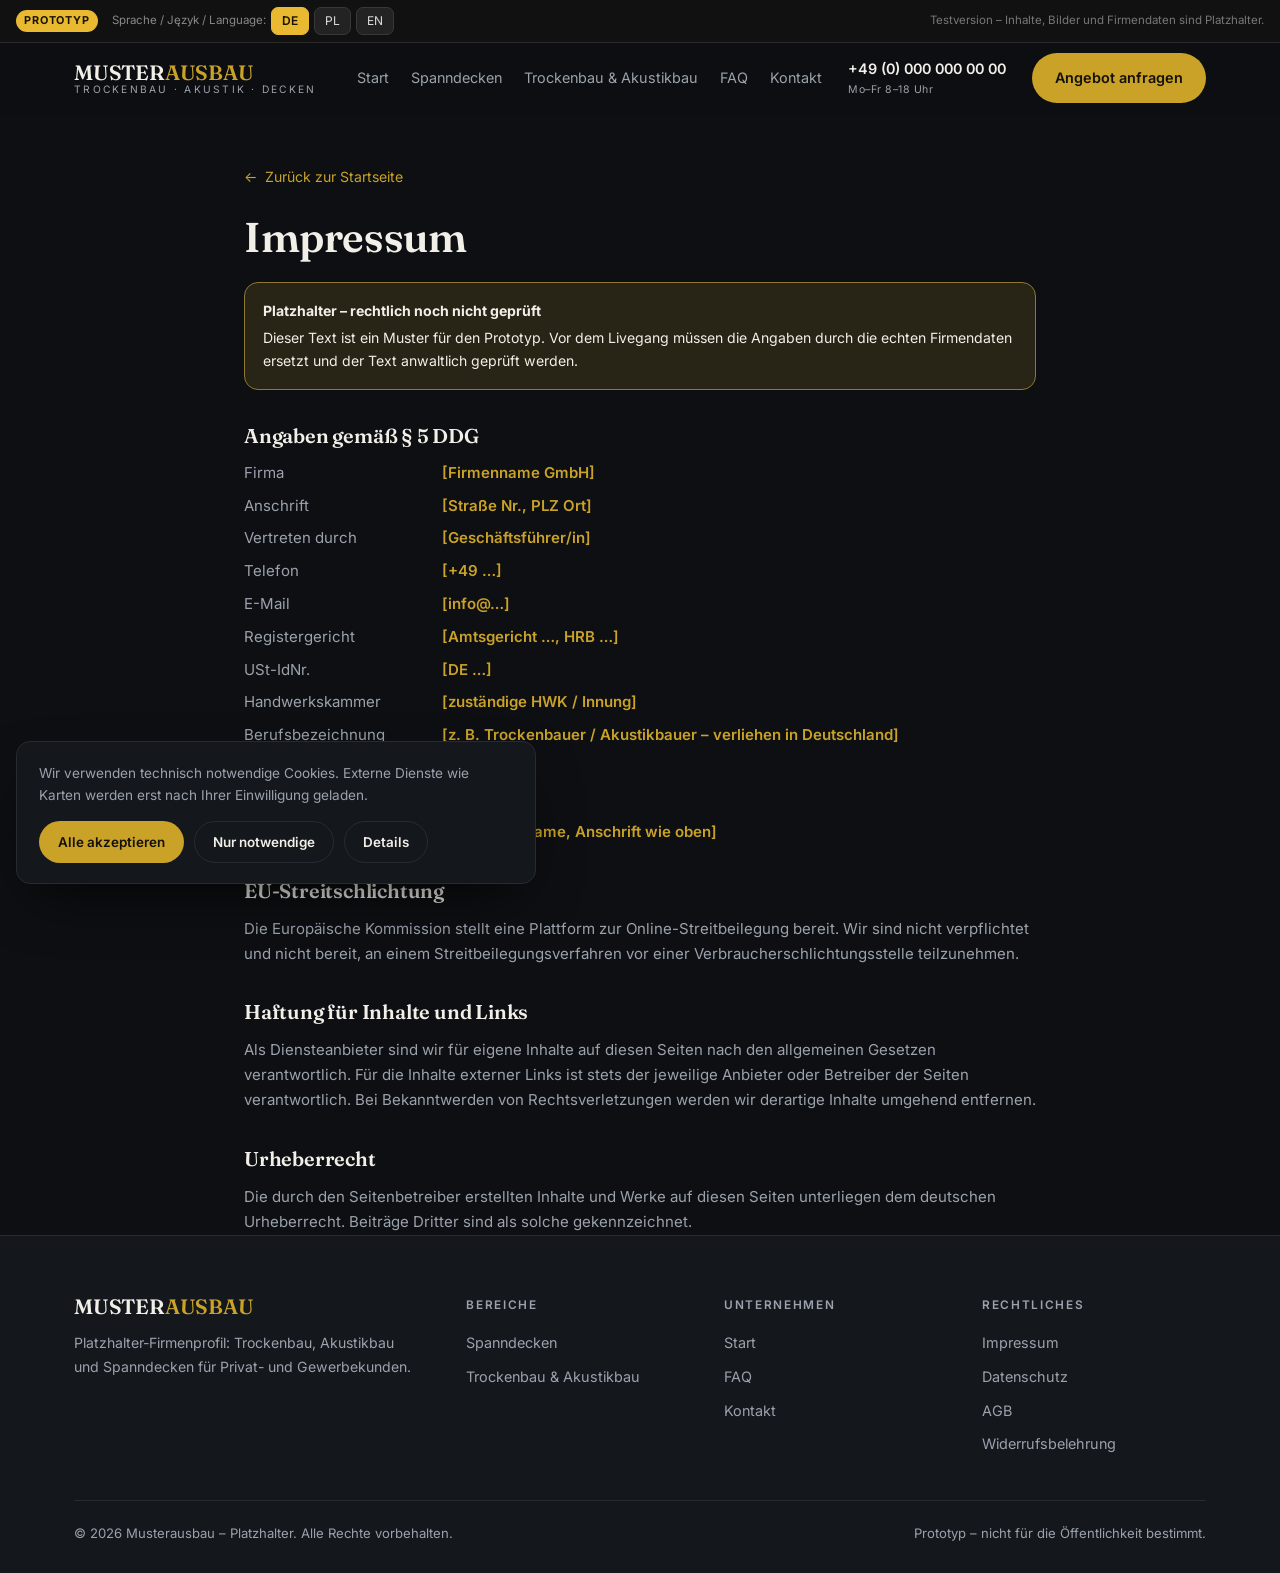
<file: impressum.html>
<!DOCTYPE html>
<html lang="de" data-theme="dark">
<head>
<meta charset="utf-8">
<meta name="viewport" content="width=device-width, initial-scale=1">
<meta name="robots" content="noindex, nofollow">
<title data-i18n="doc.title">Impressum – Prototyp</title>
<link rel="preconnect" href="https://fonts.googleapis.com">
<link rel="preconnect" href="https://fonts.gstatic.com" crossorigin>
<link href="https://fonts.googleapis.com/css2?family=Inter:wght@300;400;500;600;700&family=Fraunces:opsz,wght@9..144,400;9..144,600&display=swap" rel="stylesheet">
<link rel="stylesheet" href="assets/style.css">
</head>
<body>

<div id="protobar">
  <b>PROTOTYP</b>
  <div class="grp"><span class="lbl">Sprache / Język / Language:</span>
    <button data-lang-btn="de" aria-pressed="true">DE</button>
    <button data-lang-btn="pl" aria-pressed="false">PL</button>
    <button data-lang-btn="en" aria-pressed="false">EN</button>
  </div>
  <span class="hint" data-i18n="proto.hint">Testversion – Inhalte, Bilder und Firmendaten sind Platzhalter.</span>
</div>

<header id="hdr">
  <div class="wrap nav">
    <a href="index.html" class="logo">
      <span class="mk">MUSTER<em>AUSBAU</em></span>
      <span class="sub" data-i18n="logo.sub">Trockenbau · Akustik · Decken</span>
    </a>
    <nav id="menu">
      <a href="index.html" data-i18n="nav.home">Start</a>
      <a href="spanndecken.html" data-i18n="nav.span">Spanndecken</a>
      <a href="trockenbau-akustikbau.html" data-i18n="nav.tab">Trockenbau &amp; Akustikbau</a>
      <a href="index.html#faq" data-i18n="nav.faq">FAQ</a>
      <a href="index.html#kontakt" data-i18n="nav.contact">Kontakt</a>
    </nav>
    <a class="tel" href="tel:+490000000000">+49 (0) 000 000 00 00<small data-i18n="hdr.telnote">Mo–Fr 8–18 Uhr</small></a>
    <a class="btn btn-p" href="index.html#kontakt" data-i18n="hdr.cta">Angebot anfragen</a>
    <button class="burger" id="burger" aria-label="Menü">☰</button>
  </div>
</header>

<main class="legalpage"><div class="wrap">
  <a class="back" href="index.html">← <span data-i18n="lg.back">Zurück zur Startseite</span></a>
  <h1 data-i18n="lg.h">Impressum</h1>
  <div class="warnbox"><b data-i18n="lg.warn.b">Platzhalter – rechtlich noch nicht geprüft</b><span data-i18n="lg.warn.p">Dieser Text ist ein Muster für den Prototyp. Vor dem Livegang müssen die Angaben durch die echten Firmendaten ersetzt und der Text anwaltlich geprüft werden.</span></div>
  <h2 data-i18n="lg.h1">Angaben gemäß § 5 DDG</h2>
  <div class="dl">
    <div data-i18n="lg.k1">Firma</div><div class="pl-holder">[Firmenname GmbH]</div>
    <div data-i18n="lg.k2">Anschrift</div><div class="pl-holder">[Straße Nr., PLZ Ort]</div>
    <div data-i18n="lg.k3">Vertreten durch</div><div class="pl-holder">[Geschäftsführer/in]</div>
    <div data-i18n="lg.k4">Telefon</div><div class="pl-holder">[+49 …]</div>
    <div data-i18n="lg.k5">E-Mail</div><div class="pl-holder">[info@…]</div>
    <div data-i18n="lg.k6">Registergericht</div><div class="pl-holder">[Amtsgericht …, HRB …]</div>
    <div data-i18n="lg.k7">USt-IdNr.</div><div class="pl-holder">[DE …]</div>
    <div data-i18n="lg.k8">Handwerkskammer</div><div class="pl-holder">[zuständige HWK / Innung]</div>
    <div data-i18n="lg.k9">Berufsbezeichnung</div><div class="pl-holder">[z. B. Trockenbauer / Akustikbauer – verliehen in Deutschland]</div>
  </div>
  <h2 data-i18n="lg.h2">Verantwortlich für den Inhalt</h2>
  <p data-i18n="lg.p2">Verantwortlich nach § 18 Abs. 2 MStV: <span class="pl-holder">[Name, Anschrift wie oben]</span></p>
  <h2 data-i18n="lg.h3">EU-Streitschlichtung</h2>
  <p data-i18n="lg.p3">Die Europäische Kommission stellt eine Plattform zur Online-Streitbeilegung bereit. Wir sind nicht verpflichtet und nicht bereit, an einem Streitbeilegungsverfahren vor einer Verbraucherschlichtungsstelle teilzunehmen.</p>
  <h2 data-i18n="lg.h4">Haftung für Inhalte und Links</h2>
  <p data-i18n="lg.p4">Als Diensteanbieter sind wir für eigene Inhalte auf diesen Seiten nach den allgemeinen Gesetzen verantwortlich. Für die Inhalte externer Links ist stets der jeweilige Anbieter oder Betreiber der Seiten verantwortlich. Bei Bekanntwerden von Rechtsverletzungen werden wir derartige Inhalte umgehend entfernen.</p>
  <h2 data-i18n="lg.h5">Urheberrecht</h2>
  <p data-i18n="lg.p5">Die durch den Seitenbetreiber erstellten Inhalte und Werke auf diesen Seiten unterliegen dem deutschen Urheberrecht. Beiträge Dritter sind als solche gekennzeichnet.</p>
</div></main>

<footer>
  <div class="wrap">
    <div class="fgrid">
      <div class="about">
        <span class="logo"><span class="mk">MUSTER<em>AUSBAU</em></span></span>
        <p data-i18n="ft.about">Platzhalter-Firmenprofil: Trockenbau, Akustikbau und Spanndecken für Privat- und Gewerbekunden.</p>
      </div>
      <div><h4 data-i18n="ft.h1">Bereiche</h4><ul>
        <li><a href="spanndecken.html" data-i18n="nav.span">Spanndecken</a></li>
        <li><a href="trockenbau-akustikbau.html" data-i18n="nav.tab">Trockenbau &amp; Akustikbau</a></li>
      </ul></div>
      <div><h4 data-i18n="ft.h2">Unternehmen</h4><ul>
        <li><a href="index.html" data-i18n="nav.home">Start</a></li>
        <li><a href="index.html#faq" data-i18n="nav.faq">FAQ</a></li>
        <li><a href="index.html#kontakt" data-i18n="nav.contact">Kontakt</a></li>
      </ul></div>
      <div><h4 data-i18n="ft.h3">Rechtliches</h4><ul>
        <li><a href="impressum.html" data-i18n="ft.r1">Impressum</a></li>
        <li><a href="datenschutz.html" data-i18n="ft.r2">Datenschutz</a></li>
        <li><a href="agb.html" data-i18n="ft.r3">AGB</a></li>
        <li><a href="widerruf.html" data-i18n="ft.r4">Widerrufsbelehrung</a></li>
      </ul></div>
    </div>
    <div class="fbot">
      <span data-i18n="ft.copy">© 2026 Musterausbau – Platzhalter. Alle Rechte vorbehalten.</span>
      <span data-i18n="ft.proto">Prototyp – nicht für die Öffentlichkeit bestimmt.</span>
    </div>
  </div>
</footer>

<div id="cookie">
  <p data-i18n="ck.p">Wir verwenden technisch notwendige Cookies. Externe Dienste wie Karten werden erst nach Ihrer Einwilligung geladen.</p>
  <div class="row">
    <button class="btn btn-p" data-ck="all" data-i18n="ck.ok">Alle akzeptieren</button>
    <button class="btn btn-g" data-ck="min" data-i18n="ck.min">Nur notwendige</button>
    <a class="btn btn-g" href="datenschutz.html" data-i18n="ck.more">Details</a>
  </div>
</div>

<script>
var PL = {
"doc.title":"Impressum – prototyp",
"proto.hint":"Wersja testowa – treści, zdjęcia i dane firmy są zastępcze.",
"logo.sub":"Trockenbau · Akustyka · Sufity",
"nav.home":"Start","nav.span":"Sufity napinane","nav.tab":"Trockenbau i akustyka","nav.faq":"FAQ","nav.contact":"Kontakt",
"hdr.telnote":"pn.–pt. 8–18","hdr.cta":"Zapytaj o wycenę",

"lg.back":"Powrót na stronę główną",
"lg.warn.b":"Treść zastępcza – niesprawdzona prawnie",
"lg.warn.p":"Ten tekst jest wzorem na potrzeby prototypu. Przed publikacją dane trzeba zastąpić prawdziwymi informacjami firmy, a treść zweryfikować u prawnika.",
"lg.h":"Impressum (dane wydawcy)",
"lg.h1":"Dane zgodnie z § 5 DDG",
"lg.k1":"Firma","lg.k2":"Adres","lg.k3":"Reprezentacja","lg.k4":"Telefon","lg.k5":"E-mail",
"lg.k6":"Sąd rejestrowy","lg.k7":"NIP UE (USt-IdNr.)","lg.k8":"Izba rzemieślnicza","lg.k9":"Nazwa zawodu",
"lg.h2":"Odpowiedzialność za treść",
"lg.p2":"Odpowiedzialny zgodnie z § 18 ust. 2 MStV: <span class=\"pl-holder\">[imię i nazwisko, adres jak wyżej]</span>",
"lg.h3":"Rozstrzyganie sporów w UE",
"lg.p3":"Komisja Europejska udostępnia platformę internetowego rozstrzygania sporów. Nie jesteśmy zobowiązani ani gotowi do udziału w postępowaniu przed konsumenckim organem polubownym.",
"lg.h4":"Odpowiedzialność za treści i odnośniki",
"lg.p4":"Jako usługodawca odpowiadamy za własne treści na tych stronach na zasadach ogólnych. Za treści serwisów zewnętrznych odpowiada zawsze ich dostawca lub operator. Po powzięciu wiedzy o naruszeniach prawa niezwłocznie usuniemy takie treści.",
"lg.h5":"Prawa autorskie",
"lg.p5":"Treści i utwory stworzone przez operatora serwisu podlegają niemieckiemu prawu autorskiemu. Materiały osób trzecich są oznaczone jako takie.",

"ft.about":"Zastępczy profil firmy: Trockenbau, akustyka i sufity napinane dla klientów prywatnych i firm.",
"ft.h1":"Obszary","ft.h2":"Firma","ft.h3":"Informacje prawne",
"ft.r1":"Impressum","ft.r2":"Polityka prywatności","ft.r3":"Regulamin (AGB)","ft.r4":"Pouczenie o odstąpieniu",
"ft.copy":"© 2026 Musterausbau – nazwa zastępcza. Wszelkie prawa zastrzeżone.",
"ft.proto":"Prototyp – nieprzeznaczony do publicznego udostępnienia.",

"ck.p":"Używamy wyłącznie plików cookie niezbędnych technicznie. Usługi zewnętrzne, takie jak mapy, ładowane są dopiero po wyrażeniu zgody.",
"ck.ok":"Akceptuję wszystkie","ck.min":"Tylko niezbędne","ck.more":"Szczegóły"
};

var EN = {
"doc.title":"Legal notice – prototype",
"proto.hint":"Test version – content, photos and company details are placeholders.",
"logo.sub":"Drylining · Acoustics · Ceilings",
"nav.home":"Home","nav.span":"Stretch ceilings","nav.tab":"Drylining &amp; acoustics","nav.faq":"FAQ","nav.contact":"Contact",
"hdr.telnote":"Mon–Fri 8am–6pm","hdr.cta":"Request a quote",

"lg.back":"Back to the homepage",
"lg.warn.b":"Placeholder – not yet legally reviewed",
"lg.warn.p":"This text is a template for the prototype. Before going live, the details must be replaced with the real company information and the text checked by a lawyer.",
"lg.h":"Legal notice (Impressum)",
"lg.h1":"Information under § 5 DDG (German law)",
"lg.k1":"Company","lg.k2":"Address","lg.k3":"Represented by","lg.k4":"Phone","lg.k5":"Email",
"lg.k6":"Register court","lg.k7":"EU VAT ID","lg.k8":"Chamber of skilled crafts","lg.k9":"Occupational title",
"lg.h2":"Responsible for content",
"lg.p2":"Responsible under § 18(2) MStV: <span class=\"pl-holder\">[name, address as above]</span>",
"lg.h3":"EU dispute resolution",
"lg.p3":"The European Commission provides a platform for online dispute resolution. We are neither obliged nor willing to take part in dispute resolution proceedings before a consumer arbitration board.",
"lg.h4":"Liability for content and links",
"lg.p4":"As a service provider, we are responsible for our own content on these pages under general law. The respective provider or operator is always responsible for the content of external links. We will remove any such content promptly upon becoming aware of legal violations.",
"lg.h5":"Copyright",
"lg.p5":"Content and works created by the site operator on these pages are subject to German copyright law. Third-party contributions are marked as such.",

"ft.about":"Placeholder company profile: drylining, acoustics and stretch ceilings for private and commercial customers.",
"ft.h1":"Fields","ft.h2":"Company","ft.h3":"Legal",
"ft.r1":"Legal notice","ft.r2":"Privacy policy","ft.r3":"Terms &amp; conditions","ft.r4":"Right of withdrawal",
"ft.copy":"© 2026 Musterausbau – placeholder name. All rights reserved.",
"ft.proto":"Prototype – not intended for public access.",

"ck.p":"We only use technically necessary cookies. External services such as maps are loaded only after you consent.",
"ck.ok":"Accept all","ck.min":"Necessary only","ck.more":"Details"
};
</script>
<script src="assets/site.js"></script>
</body>
</html>
</file>
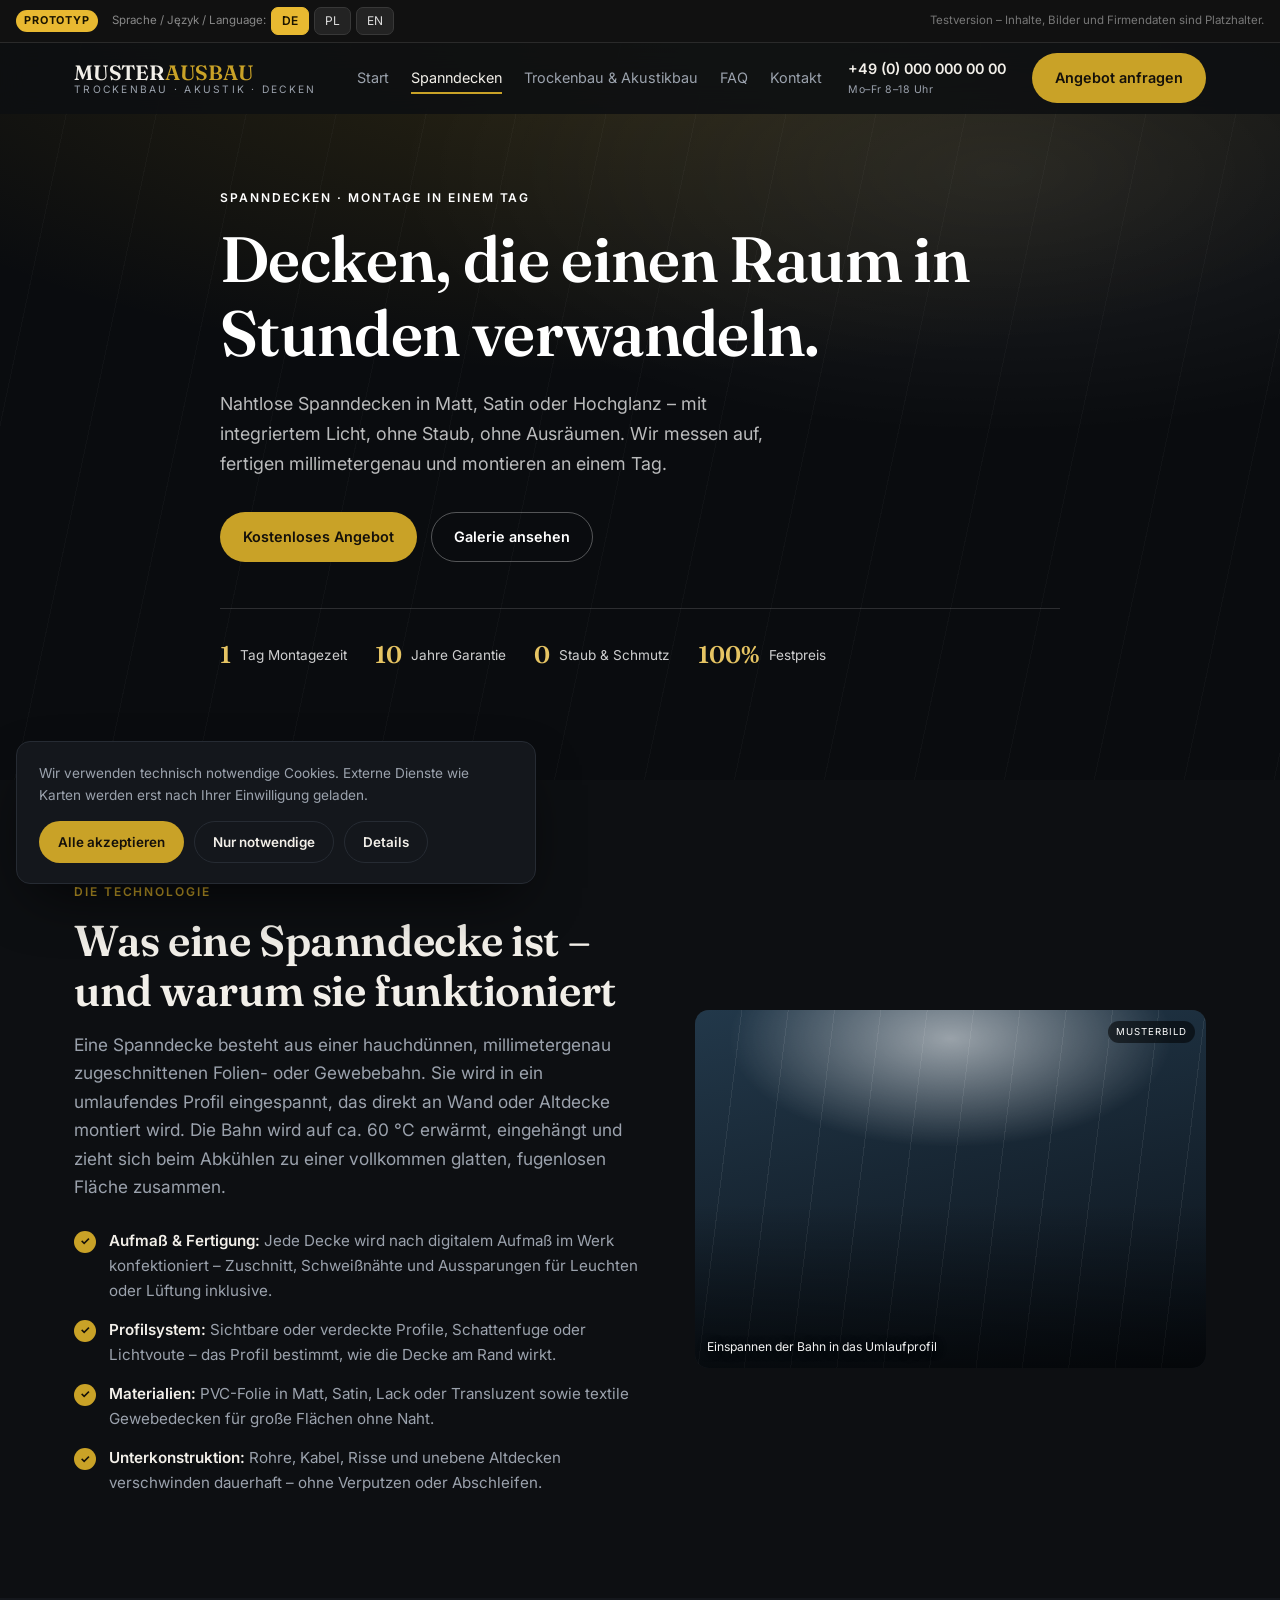
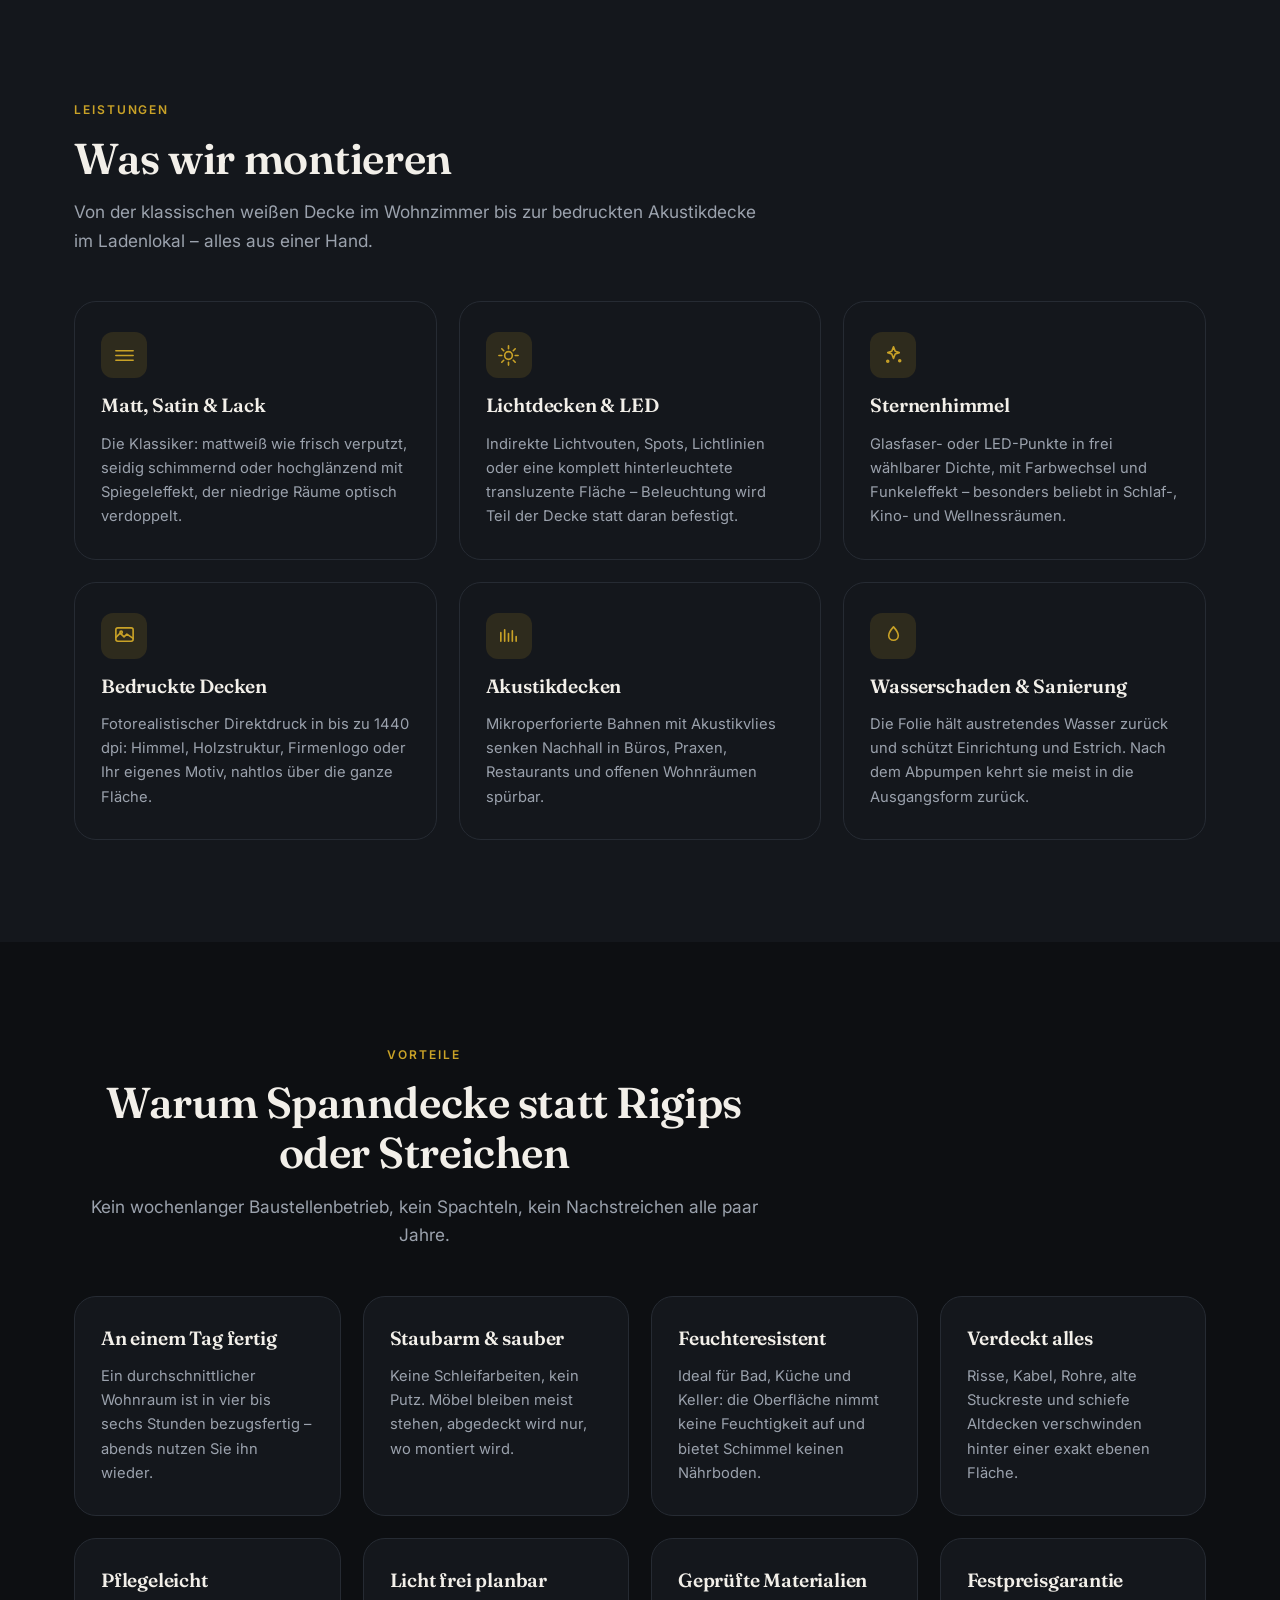
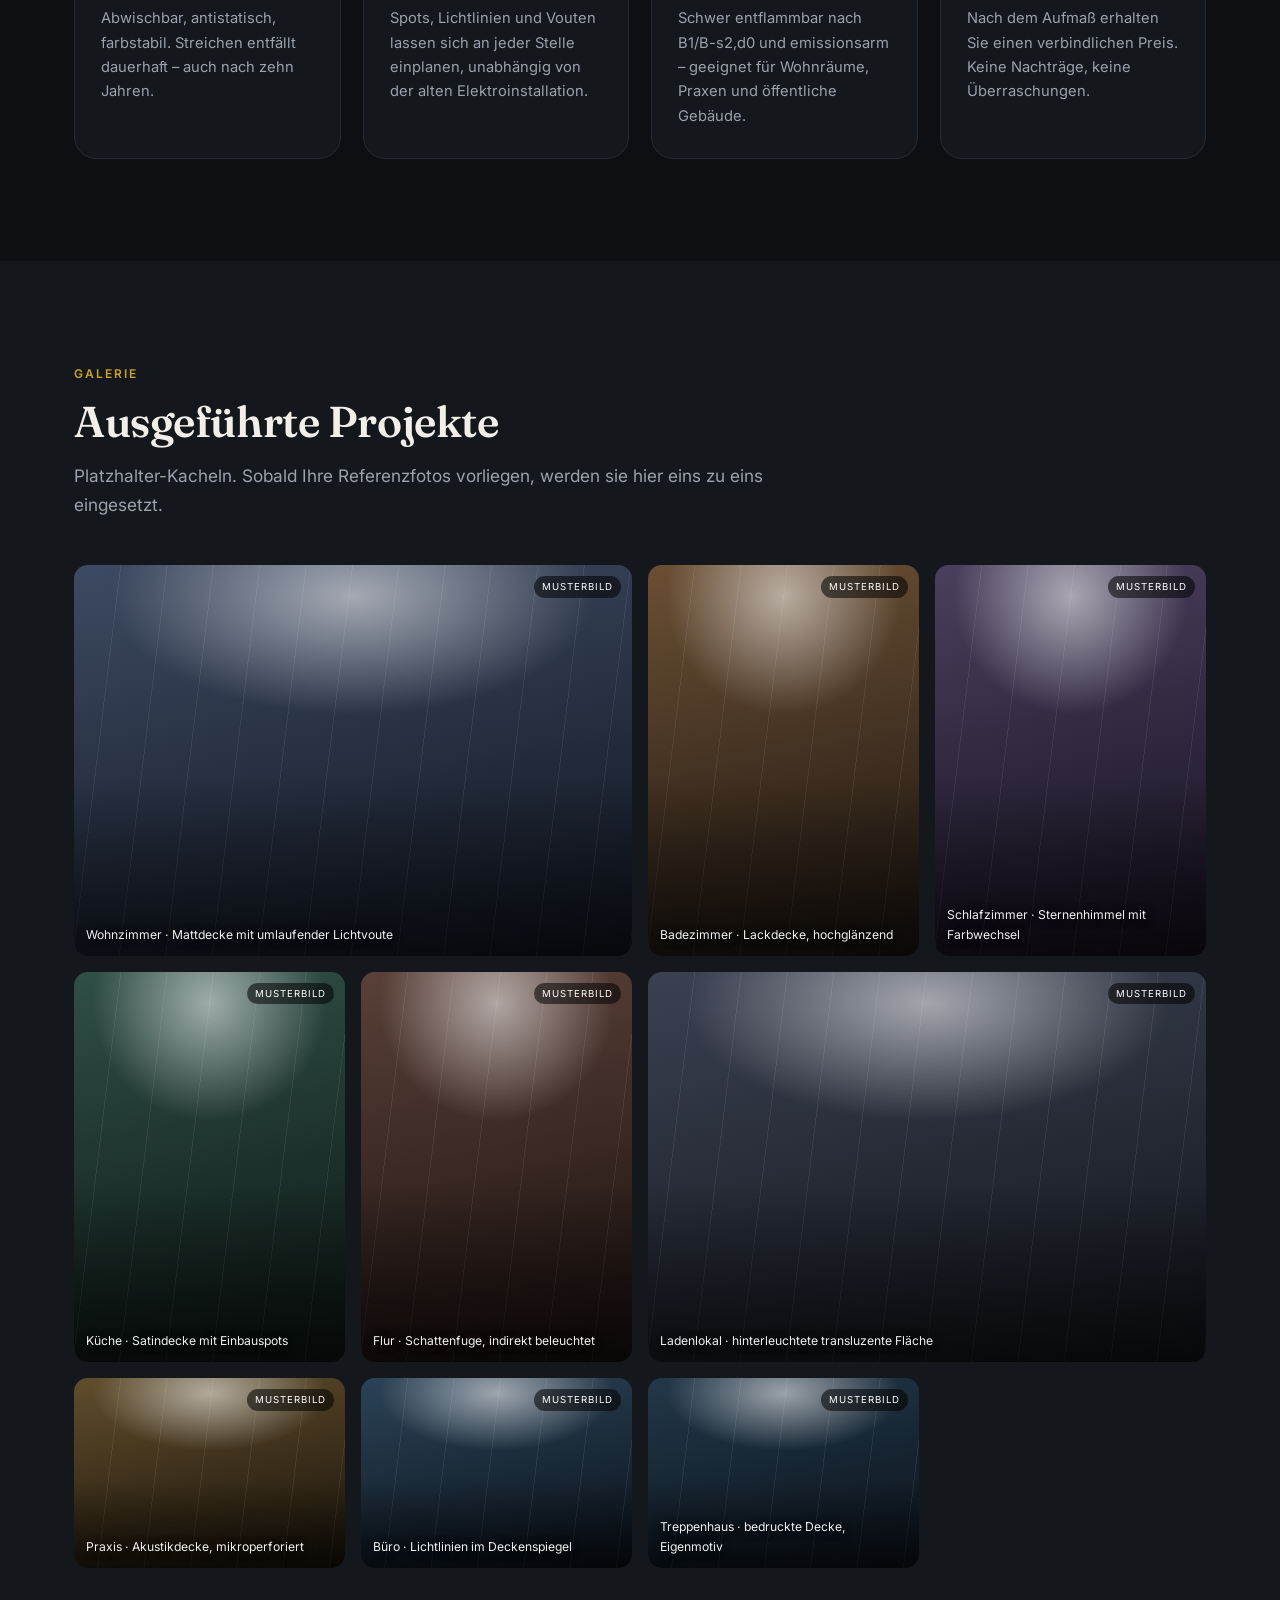
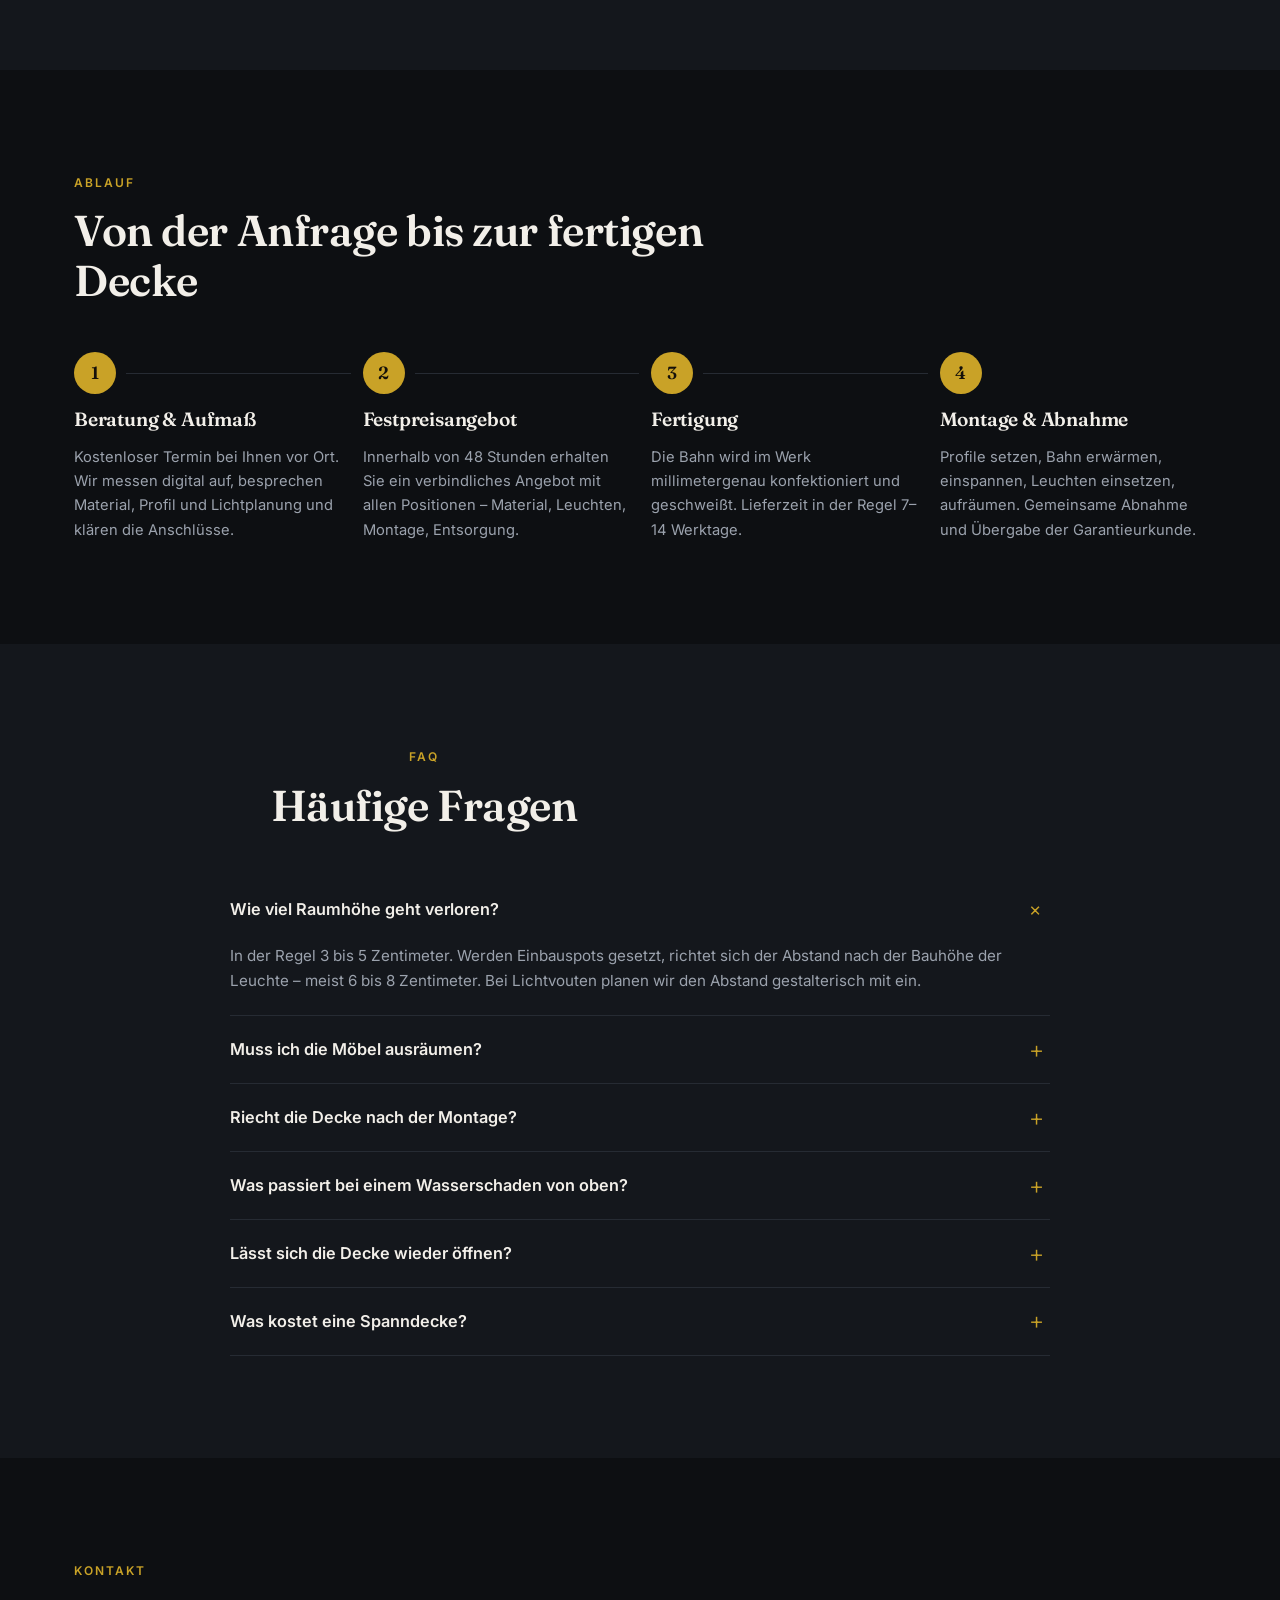
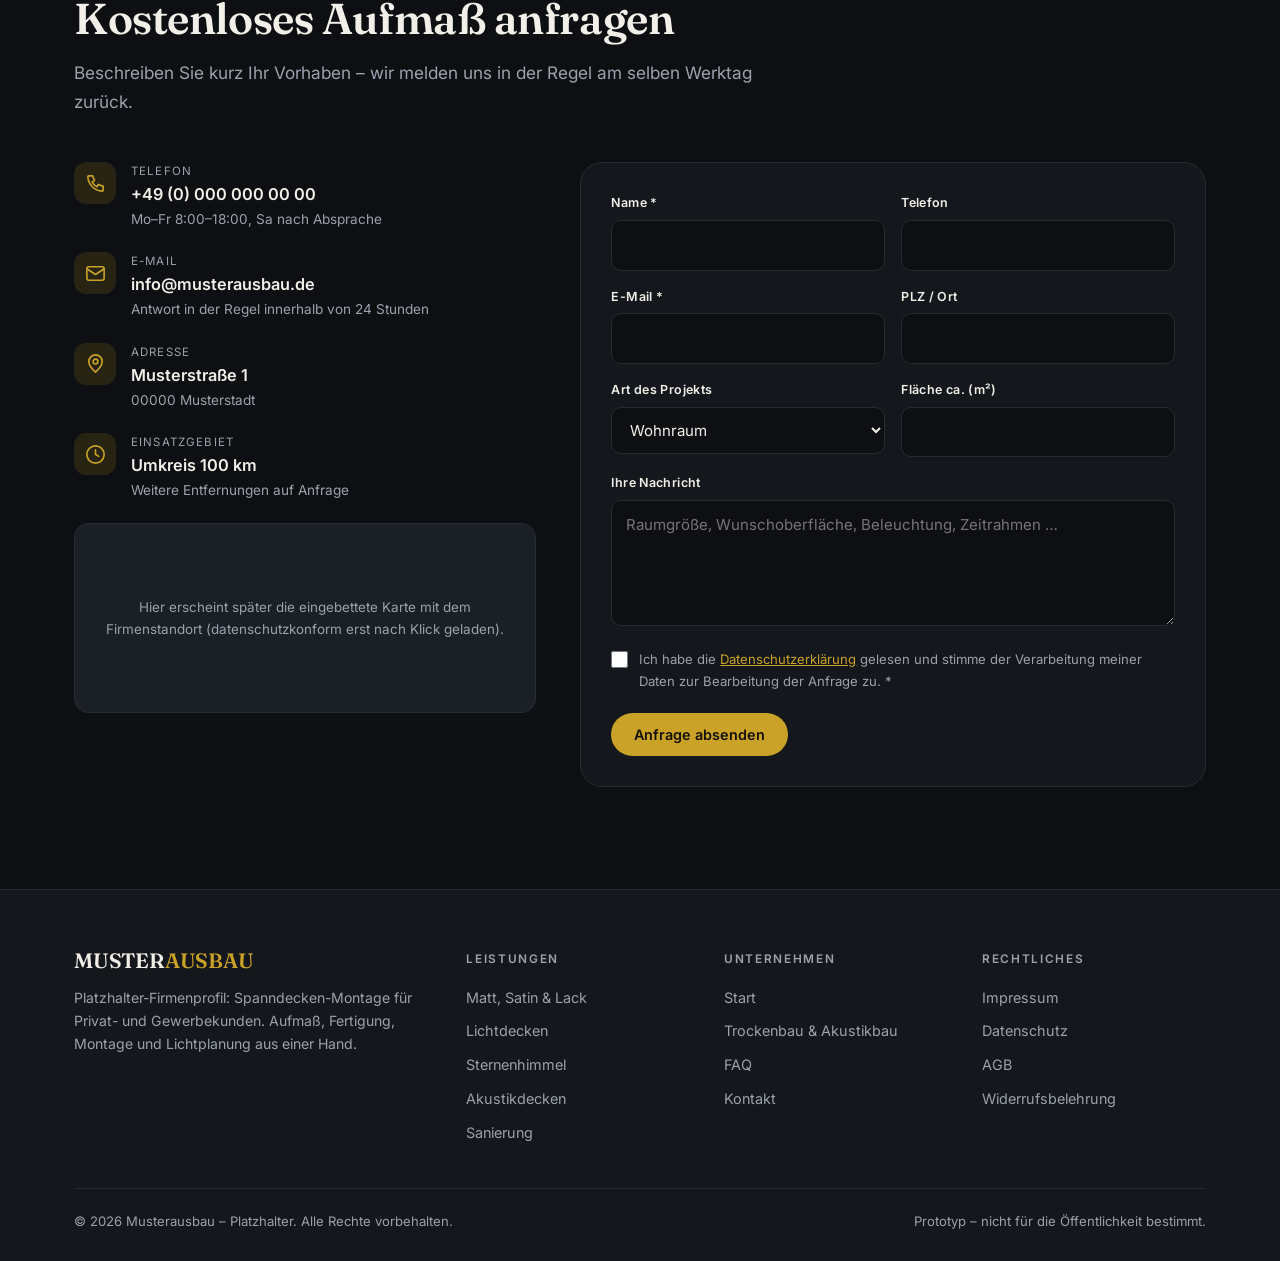
<file: spanndecken.html>
<!DOCTYPE html>
<html lang="de" data-theme="dark">
<head>
<meta charset="utf-8">
<meta name="viewport" content="width=device-width, initial-scale=1">
<meta name="robots" content="noindex, nofollow">
<title data-i18n="doc.title">Spanndecken – Prototyp</title>
<meta name="description" content="Prototyp einer Webseite für Spanndecken-Montage.">
<link rel="preconnect" href="https://fonts.googleapis.com">
<link rel="preconnect" href="https://fonts.gstatic.com" crossorigin>
<link href="https://fonts.googleapis.com/css2?family=Inter:wght@300;400;500;600;700&family=Fraunces:opsz,wght@9..144,400;9..144,600&display=swap" rel="stylesheet">
<link rel="stylesheet" href="assets/style.css">
</head>
<body>

<div id="protobar">
  <b>PROTOTYP</b>
  <div class="grp"><span class="lbl">Sprache / Język / Language:</span>
    <button data-lang-btn="de" aria-pressed="true">DE</button>
    <button data-lang-btn="pl" aria-pressed="false">PL</button>
    <button data-lang-btn="en" aria-pressed="false">EN</button>
  </div>
  <span class="hint" data-i18n="proto.hint">Testversion – Inhalte, Bilder und Firmendaten sind Platzhalter.</span>
</div>

<header id="hdr">
  <div class="wrap nav">
    <a href="index.html" class="logo">
      <span class="mk">MUSTER<em>AUSBAU</em></span>
      <span class="sub" data-i18n="logo.sub">Trockenbau · Akustik · Decken</span>
    </a>
    <nav id="menu">
      <a href="index.html" data-i18n="nav.home">Start</a>
      <a href="spanndecken.html" aria-current="page" data-i18n="nav.span">Spanndecken</a>
      <a href="trockenbau-akustikbau.html" data-i18n="nav.tab">Trockenbau &amp; Akustikbau</a>
      <a href="#faq" data-i18n="nav.faq">FAQ</a>
      <a href="#kontakt" data-i18n="nav.contact">Kontakt</a>
    </nav>
    <a class="tel" href="tel:+490000000000">+49 (0) 000 000 00 00<small data-i18n="hdr.telnote">Mo–Fr 8–18 Uhr</small></a>
    <a class="btn btn-p" href="#kontakt" data-i18n="hdr.cta">Angebot anfragen</a>
    <button class="burger" id="burger" aria-label="Menü">☰</button>
  </div>
</header>

<main id="site">
<span id="top"></span>

<!-- ===== HERO ===== -->
<section class="hero">
  <div class="wrap">
    <span class="eyebrow" data-i18n="hero.eyebrow">Spanndecken · Montage in einem Tag</span>
    <h1 data-i18n="hero.h1">Decken, die einen Raum in Stunden verwandeln.</h1>
    <p data-i18n="hero.p">Nahtlose Spanndecken in Matt, Satin oder Hochglanz – mit integriertem Licht, ohne Staub, ohne Ausräumen. Wir messen auf, fertigen millimetergenau und montieren an einem Tag.</p>
    <div class="hero-cta">
      <a class="btn btn-p" href="#kontakt" data-i18n="hero.cta1">Kostenloses Angebot</a>
      <a class="btn btn-g" href="#galerie" data-i18n="hero.cta2">Galerie ansehen</a>
    </div>
    <div class="trust">
      <div><b>1</b><span data-i18n="hero.t1">Tag Montagezeit</span></div>
      <div><b>10</b><span data-i18n="hero.t2">Jahre Garantie</span></div>
      <div><b>0</b><span data-i18n="hero.t3">Staub &amp; Schmutz</span></div>
      <div><b>100%</b><span data-i18n="hero.t4">Festpreis</span></div>
    </div>
  </div>
</section>

<!-- ===== TECHNOLOGIA ===== -->
<section id="technologie">
  <div class="wrap split">
    <div>
      <span class="eyebrow" data-i18n="tech.eyebrow">Die Technologie</span>
      <h2 data-i18n="tech.h2">Was eine Spanndecke ist – und warum sie funktioniert</h2>
      <p class="lead" data-i18n="tech.p1">Eine Spanndecke besteht aus einer hauchdünnen, millimetergenau zugeschnittenen Folien- oder Gewebebahn. Sie wird in ein umlaufendes Profil eingespannt, das direkt an Wand oder Altdecke montiert wird. Die Bahn wird auf ca. 60 °C erwärmt, eingehängt und zieht sich beim Abkühlen zu einer vollkommen glatten, fugenlosen Fläche zusammen.</p>
      <ul class="checks">
        <li><span><b data-i18n="tech.l1b">Aufmaß &amp; Fertigung:</b> <span data-i18n="tech.l1">Jede Decke wird nach digitalem Aufmaß im Werk konfektioniert – Zuschnitt, Schweißnähte und Aussparungen für Leuchten oder Lüftung inklusive.</span></span></li>
        <li><span><b data-i18n="tech.l2b">Profilsystem:</b> <span data-i18n="tech.l2">Sichtbare oder verdeckte Profile, Schattenfuge oder Lichtvoute – das Profil bestimmt, wie die Decke am Rand wirkt.</span></span></li>
        <li><span><b data-i18n="tech.l3b">Materialien:</b> <span data-i18n="tech.l3">PVC-Folie in Matt, Satin, Lack oder Transluzent sowie textile Gewebedecken für große Flächen ohne Naht.</span></span></li>
        <li><span><b data-i18n="tech.l4b">Unterkonstruktion:</b> <span data-i18n="tech.l4">Rohre, Kabel, Risse und unebene Altdecken verschwinden dauerhaft – ohne Verputzen oder Abschleifen.</span></span></li>
      </ul>
    </div>
    <div class="ph c3"><i></i><s data-i18n="ph.badge">Musterbild</s><em data-i18n="tech.img">Einspannen der Bahn in das Umlaufprofil</em></div>
  </div>
</section>

<!-- ===== USŁUGI ===== -->
<section id="leistungen" class="alt">
  <div class="wrap">
    <div class="sechead">
      <span class="eyebrow" data-i18n="srv.eyebrow">Leistungen</span>
      <h2 data-i18n="srv.h2">Was wir montieren</h2>
      <p class="lead" data-i18n="srv.p">Von der klassischen weißen Decke im Wohnzimmer bis zur bedruckten Akustikdecke im Ladenlokal – alles aus einer Hand.</p>
    </div>
    <div class="grid g3">
      <div class="card"><div class="ico"><svg viewBox="0 0 24 24"><path d="M3 7h18M3 12h18M3 17h18"/></svg></div><h3 data-i18n="srv.1h">Matt, Satin &amp; Lack</h3><p data-i18n="srv.1p">Die Klassiker: mattweiß wie frisch verputzt, seidig schimmernd oder hochglänzend mit Spiegeleffekt, der niedrige Räume optisch verdoppelt.</p></div>
      <div class="card"><div class="ico"><svg viewBox="0 0 24 24"><circle cx="12" cy="12" r="4"/><path d="M12 2v3M12 19v3M2 12h3M19 12h3M5 5l2 2M17 17l2 2M19 5l-2 2M7 17l-2 2"/></svg></div><h3 data-i18n="srv.2h">Lichtdecken &amp; LED</h3><p data-i18n="srv.2p">Indirekte Lichtvouten, Spots, Lichtlinien oder eine komplett hinterleuchtete transluzente Fläche – Beleuchtung wird Teil der Decke statt daran befestigt.</p></div>
      <div class="card"><div class="ico"><svg viewBox="0 0 24 24"><path d="M12 3l1.8 4.6L18 9l-4.2 1.4L12 15l-1.8-4.6L6 9l4.2-1.4z"/><circle cx="18.5" cy="17.5" r="1"/><circle cx="6" cy="18" r="1"/></svg></div><h3 data-i18n="srv.3h">Sternenhimmel</h3><p data-i18n="srv.3p">Glasfaser- oder LED-Punkte in frei wählbarer Dichte, mit Farbwechsel und Funkeleffekt – besonders beliebt in Schlaf-, Kino- und Wellnessräumen.</p></div>
      <div class="card"><div class="ico"><svg viewBox="0 0 24 24"><rect x="3" y="4" width="18" height="14" rx="2"/><path d="M3 14l4.5-4.5 4 4 3-3L21 15"/><circle cx="8.5" cy="8.5" r="1.2"/></svg></div><h3 data-i18n="srv.4h">Bedruckte Decken</h3><p data-i18n="srv.4p">Fotorealistischer Direktdruck in bis zu 1440 dpi: Himmel, Holzstruktur, Firmenlogo oder Ihr eigenes Motiv, nahtlos über die ganze Fläche.</p></div>
      <div class="card"><div class="ico"><svg viewBox="0 0 24 24"><path d="M4 18V9M8 18V6M12 18v-8M16 18V7M20 18v-5"/></svg></div><h3 data-i18n="srv.5h">Akustikdecken</h3><p data-i18n="srv.5p">Mikroperforierte Bahnen mit Akustikvlies senken Nachhall in Büros, Praxen, Restaurants und offenen Wohnräumen spürbar.</p></div>
      <div class="card"><div class="ico"><svg viewBox="0 0 24 24"><path d="M12 3s5 5.5 5 9a5 5 0 01-10 0c0-3.5 5-9 5-9z"/></svg></div><h3 data-i18n="srv.6h">Wasserschaden &amp; Sanierung</h3><p data-i18n="srv.6p">Die Folie hält austretendes Wasser zurück und schützt Einrichtung und Estrich. Nach dem Abpumpen kehrt sie meist in die Ausgangsform zurück.</p></div>
    </div>
  </div>
</section>

<!-- ===== ZALETY ===== -->
<section id="vorteile">
  <div class="wrap">
    <div class="sechead center">
      <span class="eyebrow" data-i18n="adv.eyebrow">Vorteile</span>
      <h2 data-i18n="adv.h2">Warum Spanndecke statt Rigips oder Streichen</h2>
      <p class="lead" data-i18n="adv.p">Kein wochenlanger Baustellenbetrieb, kein Spachteln, kein Nachstreichen alle paar Jahre.</p>
    </div>
    <div class="grid g4">
      <div class="card"><h3 data-i18n="adv.1h">An einem Tag fertig</h3><p data-i18n="adv.1p">Ein durchschnittlicher Wohnraum ist in vier bis sechs Stunden bezugsfertig – abends nutzen Sie ihn wieder.</p></div>
      <div class="card"><h3 data-i18n="adv.2h">Staubarm &amp; sauber</h3><p data-i18n="adv.2p">Keine Schleifarbeiten, kein Putz. Möbel bleiben meist stehen, abgedeckt wird nur, wo montiert wird.</p></div>
      <div class="card"><h3 data-i18n="adv.3h">Feuchteresistent</h3><p data-i18n="adv.3p">Ideal für Bad, Küche und Keller: die Oberfläche nimmt keine Feuchtigkeit auf und bietet Schimmel keinen Nährboden.</p></div>
      <div class="card"><h3 data-i18n="adv.4h">Verdeckt alles</h3><p data-i18n="adv.4p">Risse, Kabel, Rohre, alte Stuckreste und schiefe Altdecken verschwinden hinter einer exakt ebenen Fläche.</p></div>
      <div class="card"><h3 data-i18n="adv.5h">Pflegeleicht</h3><p data-i18n="adv.5p">Abwischbar, antistatisch, farbstabil. Streichen entfällt dauerhaft – auch nach zehn Jahren.</p></div>
      <div class="card"><h3 data-i18n="adv.6h">Licht frei planbar</h3><p data-i18n="adv.6p">Spots, Lichtlinien und Vouten lassen sich an jeder Stelle einplanen, unabhängig von der alten Elektroinstallation.</p></div>
      <div class="card"><h3 data-i18n="adv.7h">Geprüfte Materialien</h3><p data-i18n="adv.7p">Schwer entflammbar nach B1/B-s2,d0 und emissionsarm – geeignet für Wohnräume, Praxen und öffentliche Gebäude.</p></div>
      <div class="card"><h3 data-i18n="adv.8h">Festpreisgarantie</h3><p data-i18n="adv.8p">Nach dem Aufmaß erhalten Sie einen verbindlichen Preis. Keine Nachträge, keine Überraschungen.</p></div>
    </div>
  </div>
</section>

<!-- ===== GALERIA ===== -->
<section id="galerie" class="alt">
  <div class="wrap">
    <div class="sechead">
      <span class="eyebrow" data-i18n="gal.eyebrow">Galerie</span>
      <h2 data-i18n="gal.h2">Ausgeführte Projekte</h2>
      <p class="lead" data-i18n="gal.p">Platzhalter-Kacheln. Sobald Ihre Referenzfotos vorliegen, werden sie hier eins zu eins eingesetzt.</p>
    </div>
    <div class="gal">
      <div class="ph c1"><i></i><s data-i18n="ph.badge">Musterbild</s><em data-i18n="gal.1">Wohnzimmer · Mattdecke mit umlaufender Lichtvoute</em></div>
      <div class="ph c2"><i></i><s data-i18n="ph.badge">Musterbild</s><em data-i18n="gal.2">Badezimmer · Lackdecke, hochglänzend</em></div>
      <div class="ph c4"><i></i><s data-i18n="ph.badge">Musterbild</s><em data-i18n="gal.3">Schlafzimmer · Sternenhimmel mit Farbwechsel</em></div>
      <div class="ph c5"><i></i><s data-i18n="ph.badge">Musterbild</s><em data-i18n="gal.4">Küche · Satindecke mit Einbauspots</em></div>
      <div class="ph c6"><i></i><s data-i18n="ph.badge">Musterbild</s><em data-i18n="gal.5">Flur · Schattenfuge, indirekt beleuchtet</em></div>
      <div class="ph c7"><i></i><s data-i18n="ph.badge">Musterbild</s><em data-i18n="gal.6">Ladenlokal · hinterleuchtete transluzente Fläche</em></div>
      <div class="ph c8"><i></i><s data-i18n="ph.badge">Musterbild</s><em data-i18n="gal.7">Praxis · Akustikdecke, mikroperforiert</em></div>
      <div class="ph c9"><i></i><s data-i18n="ph.badge">Musterbild</s><em data-i18n="gal.8">Büro · Lichtlinien im Deckenspiegel</em></div>
      <div class="ph c3"><i></i><s data-i18n="ph.badge">Musterbild</s><em data-i18n="gal.9">Treppenhaus · bedruckte Decke, Eigenmotiv</em></div>
    </div>
  </div>
</section>

<!-- ===== PROCES ===== -->
<section id="ablauf">
  <div class="wrap">
    <div class="sechead">
      <span class="eyebrow" data-i18n="prc.eyebrow">Ablauf</span>
      <h2 data-i18n="prc.h2">Von der Anfrage bis zur fertigen Decke</h2>
    </div>
    <div class="steps">
      <div class="step"><h3 data-i18n="prc.1h">Beratung &amp; Aufmaß</h3><p data-i18n="prc.1p">Kostenloser Termin bei Ihnen vor Ort. Wir messen digital auf, besprechen Material, Profil und Lichtplanung und klären die Anschlüsse.</p></div>
      <div class="step"><h3 data-i18n="prc.2h">Festpreisangebot</h3><p data-i18n="prc.2p">Innerhalb von 48 Stunden erhalten Sie ein verbindliches Angebot mit allen Positionen – Material, Leuchten, Montage, Entsorgung.</p></div>
      <div class="step"><h3 data-i18n="prc.3h">Fertigung</h3><p data-i18n="prc.3p">Die Bahn wird im Werk millimetergenau konfektioniert und geschweißt. Lieferzeit in der Regel 7–14 Werktage.</p></div>
      <div class="step"><h3 data-i18n="prc.4h">Montage &amp; Abnahme</h3><p data-i18n="prc.4p">Profile setzen, Bahn erwärmen, einspannen, Leuchten einsetzen, aufräumen. Gemeinsame Abnahme und Übergabe der Garantieurkunde.</p></div>
    </div>
  </div>
</section>

<!-- ===== FAQ ===== -->
<section id="faq" class="alt">
  <div class="wrap">
    <div class="sechead center">
      <span class="eyebrow" data-i18n="faq.eyebrow">FAQ</span>
      <h2 data-i18n="faq.h2">Häufige Fragen</h2>
    </div>
    <div class="faq">
      <details open><summary data-i18n="faq.1q">Wie viel Raumhöhe geht verloren?</summary><p data-i18n="faq.1a">In der Regel 3 bis 5 Zentimeter. Werden Einbauspots gesetzt, richtet sich der Abstand nach der Bauhöhe der Leuchte – meist 6 bis 8 Zentimeter. Bei Lichtvouten planen wir den Abstand gestalterisch mit ein.</p></details>
      <details><summary data-i18n="faq.2q">Muss ich die Möbel ausräumen?</summary><p data-i18n="faq.2a">Nein. Große Möbel bleiben stehen und werden abgedeckt; freier Zugang wird nur an den Wandkanten benötigt. Hängelampen demontieren wir selbst.</p></details>
      <details><summary data-i18n="faq.3q">Riecht die Decke nach der Montage?</summary><p data-i18n="faq.3a">Frisch montierte PVC-Decken können ein bis zwei Tage einen leichten Eigengeruch haben, der sich durch Lüften verflüchtigt. Verarbeitet werden ausschließlich emissionsarme, geprüfte Materialien.</p></details>
      <details><summary data-i18n="faq.4q">Was passiert bei einem Wasserschaden von oben?</summary><p data-i18n="faq.4a">Die Bahn hält das Wasser zurück und dehnt sich sackförmig aus – bei großen Flächen mehrere hundert Liter. Wir pumpen kontrolliert ab; in den meisten Fällen kehrt die Decke anschließend in ihre ursprüngliche Form zurück.</p></details>
      <details><summary data-i18n="faq.5q">Lässt sich die Decke wieder öffnen?</summary><p data-i18n="faq.5a">Ja. Die Bahn kann aus dem Profil ausgehängt und nach Arbeiten an Leitungen oder Lüftung wieder eingespannt werden – ohne sichtbare Spuren.</p></details>
      <details><summary data-i18n="faq.6q">Was kostet eine Spanndecke?</summary><p data-i18n="faq.6a">Der Preis hängt von Fläche, Material, Zuschnitt, Profiltyp und Beleuchtung ab. Kleine Räume kosten pro Quadratmeter mehr als große Flächen. Ein belastbarer Preis entsteht erst nach dem Aufmaß – deshalb ist es bei uns kostenlos.</p></details>
    </div>
  </div>
</section>

<!-- ===== KONTAKT ===== -->
<section id="kontakt">
  <div class="wrap">
    <div class="sechead">
      <span class="eyebrow" data-i18n="con.eyebrow">Kontakt</span>
      <h2 data-i18n="con.h2">Kostenloses Aufmaß anfragen</h2>
      <p class="lead" data-i18n="con.p">Beschreiben Sie kurz Ihr Vorhaben – wir melden uns in der Regel am selben Werktag zurück.</p>
    </div>
    <div class="contact">
      <div class="cinfo">
        <div class="cline"><div class="ico"><svg viewBox="0 0 24 24"><path d="M5 4h4l2 5-2.5 1.5a12 12 0 005 5L15 13l5 2v4a1 1 0 01-1 1A16 16 0 014 5a1 1 0 011-1z"/></svg></div><div><div class="k" data-i18n="con.k1">Telefon</div><div class="v"><a href="tel:+490000000000">+49 (0) 000 000 00 00</a><small data-i18n="con.v1">Mo–Fr 8:00–18:00, Sa nach Absprache</small></div></div></div>
        <div class="cline"><div class="ico"><svg viewBox="0 0 24 24"><rect x="3" y="5" width="18" height="14" rx="2"/><path d="M3 7l9 6 9-6"/></svg></div><div><div class="k" data-i18n="con.k2">E-Mail</div><div class="v"><a href="mailto:info@musterausbau.de">info@musterausbau.de</a><small data-i18n="con.v2">Antwort in der Regel innerhalb von 24 Stunden</small></div></div></div>
        <div class="cline"><div class="ico"><svg viewBox="0 0 24 24"><path d="M12 21s7-6.2 7-11a7 7 0 10-14 0c0 4.8 7 11 7 11z"/><circle cx="12" cy="10" r="2.5"/></svg></div><div><div class="k" data-i18n="con.k3">Adresse</div><div class="v">Musterstraße 1<small>00000 Musterstadt</small></div></div></div>
        <div class="cline"><div class="ico"><svg viewBox="0 0 24 24"><circle cx="12" cy="12" r="9"/><path d="M12 7v5l3.5 2"/></svg></div><div><div class="k" data-i18n="con.k4">Einsatzgebiet</div><div class="v" data-i18n="con.v4">Umkreis 100 km<small>Weitere Entfernungen auf Anfrage</small></div></div></div>
        <div class="map"><p data-i18n="con.map">Hier erscheint später die eingebettete Karte mit dem Firmenstandort (datenschutzkonform erst nach Klick geladen).</p></div>
      </div>
      <form id="cform" novalidate>
        <div class="frow">
          <label class="f"><span data-i18n="f.name">Name *</span><input type="text" name="name" required></label>
          <label class="f"><span data-i18n="f.phone">Telefon</span><input type="tel" name="phone"></label>
        </div>
        <div class="frow">
          <label class="f"><span data-i18n="f.mail">E-Mail *</span><input type="email" name="email" required></label>
          <label class="f"><span data-i18n="f.zip">PLZ / Ort</span><input type="text" name="zip"></label>
        </div>
        <div class="frow">
          <label class="f"><span data-i18n="f.type">Art des Projekts</span>
            <select name="type">
              <option data-i18n="f.o1">Wohnraum</option>
              <option data-i18n="f.o2">Bad / Küche</option>
              <option data-i18n="f.o3">Gewerbe / Ladenlokal</option>
              <option data-i18n="f.o4">Lichtdecke / Sternenhimmel</option>
              <option data-i18n="f.o5">Wasserschaden / Sanierung</option>
              <option data-i18n="f.o6">Sonstiges</option>
            </select>
          </label>
          <label class="f"><span data-i18n="f.area">Fläche ca. (m²)</span><input type="number" name="area" min="1"></label>
        </div>
        <label class="f"><span data-i18n="f.msg">Ihre Nachricht</span><textarea name="message" data-i18n-ph="f.msgph" placeholder="Raumgröße, Wunschoberfläche, Beleuchtung, Zeitrahmen …"></textarea></label>
        <label class="cb"><input type="checkbox" name="dsgvo" required><span data-i18n-html="f.dsgvo">Ich habe die <a href="datenschutz.html">Datenschutzerklärung</a> gelesen und stimme der Verarbeitung meiner Daten zur Bearbeitung der Anfrage zu. *</span></label>
        <button type="submit" class="btn btn-p" data-i18n="f.send">Anfrage absenden</button>
        <div class="formnote" id="fnote" data-i18n="f.note">Prototyp: Das Formular versendet noch nichts. In der Live-Version geht die Anfrage per E-Mail an den Betrieb.</div>
      </form>
    </div>
  </div>
</section>

</main>

<footer>
  <div class="wrap">
    <div class="fgrid">
      <div class="about">
        <span class="logo"><span class="mk">MUSTER<em>AUSBAU</em></span></span>
        <p data-i18n="ft.about">Platzhalter-Firmenprofil: Spanndecken-Montage für Privat- und Gewerbekunden. Aufmaß, Fertigung, Montage und Lichtplanung aus einer Hand.</p>
      </div>
      <div><h4 data-i18n="ft.h1">Leistungen</h4><ul>
        <li><a href="#leistungen" data-i18n="ft.l1">Matt, Satin &amp; Lack</a></li>
        <li><a href="#leistungen" data-i18n="ft.l2">Lichtdecken</a></li>
        <li><a href="#leistungen" data-i18n="ft.l3">Sternenhimmel</a></li>
        <li><a href="#leistungen" data-i18n="ft.l4">Akustikdecken</a></li>
        <li><a href="#leistungen" data-i18n="ft.l5">Sanierung</a></li>
      </ul></div>
      <div><h4 data-i18n="ft.h2">Unternehmen</h4><ul>
        <li><a href="index.html" data-i18n="nav.home">Start</a></li>
        <li><a href="trockenbau-akustikbau.html" data-i18n="nav.tab">Trockenbau &amp; Akustikbau</a></li>
        <li><a href="#faq" data-i18n="nav.faq">FAQ</a></li>
        <li><a href="#kontakt" data-i18n="nav.contact">Kontakt</a></li>
      </ul></div>
      <div><h4 data-i18n="ft.h3">Rechtliches</h4><ul>
        <li><a href="impressum.html" data-i18n="ft.r1">Impressum</a></li>
        <li><a href="datenschutz.html" data-i18n="ft.r2">Datenschutz</a></li>
        <li><a href="agb.html" data-i18n="ft.r3">AGB</a></li>
        <li><a href="widerruf.html" data-i18n="ft.r4">Widerrufsbelehrung</a></li>
      </ul></div>
    </div>
    <div class="fbot">
      <span data-i18n="ft.copy">© 2026 Musterausbau – Platzhalter. Alle Rechte vorbehalten.</span>
      <span data-i18n="ft.proto">Prototyp – nicht für die Öffentlichkeit bestimmt.</span>
    </div>
  </div>
</footer>

<div id="lb"><div class="ph c1"><i></i><em id="lbcap"></em></div></div>

<div id="cookie">
  <p data-i18n="ck.p">Wir verwenden technisch notwendige Cookies. Externe Dienste wie Karten werden erst nach Ihrer Einwilligung geladen.</p>
  <div class="row">
    <button class="btn btn-p" data-ck="all" data-i18n="ck.ok">Alle akzeptieren</button>
    <button class="btn btn-g" data-ck="min" data-i18n="ck.min">Nur notwendige</button>
    <a class="btn btn-g" href="datenschutz.html" data-i18n="ck.more">Details</a>
  </div>
</div>

<script>
/* ===== Tłumaczenia PL/EN dla spanndecken.html ===== */
var PL = {
"doc.title":"Sufity napinane – prototyp",
"proto.hint":"Wersja testowa – treści, zdjęcia i dane firmy są zastępcze.",
"logo.sub":"Trockenbau · Akustyka · Sufity",
"nav.home":"Start","nav.span":"Sufity napinane","nav.tab":"Trockenbau i akustyka","nav.faq":"FAQ","nav.contact":"Kontakt",
"hdr.telnote":"pn.–pt. 8–18","hdr.cta":"Zapytaj o wycenę",

"hero.eyebrow":"Sufity napinane · montaż w jeden dzień",
"hero.h1":"Sufity, które zmieniają wnętrze w kilka godzin.",
"hero.p":"Bezspoinowe sufity napinane – matowe, satynowe lub lakierowane, z wbudowanym światłem. Bez kurzu, bez wynoszenia mebli. Mierzymy, produkujemy co do milimetra i montujemy w jeden dzień.",
"hero.cta1":"Bezpłatna wycena","hero.cta2":"Zobacz galerię",
"hero.t1":"dzień montażu","hero.t2":"lat gwarancji","hero.t3":"kurzu i brudu","hero.t4":"stała cena",

"tech.eyebrow":"Technologia",
"tech.h2":"Czym jest sufit napinany i dlaczego działa",
"tech.p1":"Sufit napinany to cienka folia lub tkanina przycięta co do milimetra. Wpina się ją w profil obwodowy zamontowany do ściany lub starego sufitu. Materiał podgrzewa się do ok. 60 °C, zawiesza w profilu, a podczas stygania napina się w idealnie gładką, bezspoinową powierzchnię.",
"tech.l1b":"Pomiar i produkcja:","tech.l1":"każdy sufit powstaje na podstawie pomiaru cyfrowego – docięcie, zgrzewy i otwory pod oprawy czy wentylację są przygotowane fabrycznie.",
"tech.l2b":"System profili:","tech.l2":"profile widoczne lub ukryte, szczelina cienia albo wnęka świetlna – to profil decyduje o tym, jak sufit wygląda przy krawędzi.",
"tech.l3b":"Materiały:","tech.l3":"folia PVC matowa, satynowa, lakierowana i transparentna oraz tkaniny na duże powierzchnie bez łączeń.",
"tech.l4b":"Co zakrywa:","tech.l4":"rury, kable, pęknięcia i krzywy stary sufit znikają na stałe – bez tynkowania i szlifowania.",
"tech.img":"Wpinanie płótna w profil obwodowy",
"ph.badge":"Zdjęcie przykładowe",

"srv.eyebrow":"Usługi","srv.h2":"Co montujemy",
"srv.p":"Od klasycznego białego sufitu w salonie po zadrukowany sufit akustyczny w lokalu usługowym – wszystko od jednego wykonawcy.",
"srv.1h":"Mat, satyna i lakier","srv.1p":"Klasyka: biel matowa jak świeży tynk, delikatny połysk satyny albo lakier z efektem lustra, który optycznie podwaja wysokość niskiego wnętrza.",
"srv.2h":"Sufity świetlne i LED","srv.2p":"Wnęki świetlne, oprawy punktowe, linie świetlne albo cała podświetlana powierzchnia transparentna – światło staje się częścią sufitu, a nie dodatkiem do niego.",
"srv.3h":"Gwiaździste niebo","srv.3p":"Punkty ze światłowodów lub LED w dowolnym zagęszczeniu, ze zmianą barwy i efektem migotania – najczęściej w sypialniach, salach kinowych i strefach wellness.",
"srv.4h":"Sufity z nadrukiem","srv.4p":"Fotorealistyczny druk do 1440 dpi: niebo, struktura drewna, logo firmy albo własny motyw – bezspoinowo na całej powierzchni.",
"srv.5h":"Sufity akustyczne","srv.5p":"Mikroperforowane płótno z welonem akustycznym wyraźnie obniża pogłos w biurach, gabinetach, restauracjach i otwartych wnętrzach mieszkalnych.",
"srv.6h":"Zalania i renowacje","srv.6p":"Folia zatrzymuje wodę i chroni wyposażenie oraz wylewkę. Po kontrolowanym odpompowaniu sufit w większości przypadków wraca do pierwotnego kształtu.",

"adv.eyebrow":"Zalety","adv.h2":"Dlaczego sufit napinany zamiast płyt G-K albo malowania",
"adv.p":"Bez tygodni remontu, bez szpachlowania i bez odnawiania co kilka lat.",
"adv.1h":"Gotowe w jeden dzień","adv.1p":"Przeciętny pokój jest gotowy w cztery do sześciu godzin – wieczorem można z niego normalnie korzystać.",
"adv.2h":"Bez kurzu","adv.2p":"Żadnego szlifowania ani tynkowania. Meble zwykle zostają na miejscu, zabezpieczamy tylko strefę montażu.",
"adv.3h":"Odporny na wilgoć","adv.3p":"Idealny do łazienki, kuchni i piwnicy: powierzchnia nie chłonie wilgoci i nie daje pożywki pleśni.",
"adv.4h":"Zakrywa wszystko","adv.4p":"Pęknięcia, kable, rury, resztki sztukaterii i krzywizny znikają za idealnie równą płaszczyzną.",
"adv.5h":"Łatwy w utrzymaniu","adv.5p":"Zmywalny, antystatyczny, stabilny kolorystycznie. Malowanie odpada na stałe – także po dziesięciu latach.",
"adv.6h":"Dowolny układ światła","adv.6p":"Oprawy, linie świetlne i wnęki można zaplanować w dowolnym miejscu, niezależnie od starej instalacji elektrycznej.",
"adv.7h":"Materiały z atestami","adv.7p":"Trudno zapalne w klasie B1 / B-s2,d0 i niskoemisyjne – dopuszczone do mieszkań, gabinetów i budynków użyteczności publicznej.",
"adv.8h":"Gwarancja stałej ceny","adv.8p":"Po pomiarze otrzymujesz wiążącą cenę. Bez aneksów i niespodzianek.",

"gal.eyebrow":"Galeria","gal.h2":"Zrealizowane projekty",
"gal.p":"Kafelki zastępcze. Po przekazaniu zdjęć z realizacji trafią tutaj jeden do jednego.",
"gal.1":"Salon · sufit matowy z obwodową wnęką świetlną",
"gal.2":"Łazienka · sufit lakierowany, wysoki połysk",
"gal.3":"Sypialnia · gwiaździste niebo ze zmianą barwy",
"gal.4":"Kuchnia · sufit satynowy z oprawami wpuszczanymi",
"gal.5":"Korytarz · szczelina cienia, oświetlenie pośrednie",
"gal.6":"Lokal handlowy · podświetlana powierzchnia transparentna",
"gal.7":"Gabinet · sufit akustyczny, mikroperforacja",
"gal.8":"Biuro · linie świetlne w płaszczyźnie sufitu",
"gal.9":"Klatka schodowa · sufit z nadrukiem, motyw własny",

"prc.eyebrow":"Przebieg","prc.h2":"Od zapytania do gotowego sufitu",
"prc.1h":"Konsultacja i pomiar","prc.1p":"Bezpłatna wizyta u klienta. Wykonujemy pomiar cyfrowy, omawiamy materiał, profil i plan oświetlenia oraz ustalamy przyłącza.",
"prc.2h":"Oferta w stałej cenie","prc.2p":"W ciągu 48 godzin otrzymujesz wiążącą ofertę ze wszystkimi pozycjami – materiał, oprawy, montaż, utylizacja.",
"prc.3h":"Produkcja","prc.3p":"Płótno jest docinane i zgrzewane w zakładzie co do milimetra. Czas realizacji zwykle 7–14 dni roboczych.",
"prc.4h":"Montaż i odbiór","prc.4p":"Osadzenie profili, podgrzanie płótna, wpięcie, montaż opraw, sprzątanie. Wspólny odbiór i przekazanie karty gwarancyjnej.",

"faq.eyebrow":"FAQ","faq.h2":"Najczęstsze pytania",
"faq.1q":"Ile wysokości pomieszczenia ubywa?",
"faq.1a":"Zwykle od 3 do 5 centymetrów. Przy oprawach wpuszczanych odstęp wynika z wysokości zabudowy oprawy – najczęściej 6 do 8 centymetrów. Przy wnękach świetlnych odstęp planujemy świadomie, jako element wystroju.",
"faq.2q":"Czy trzeba wynosić meble?",
"faq.2a":"Nie. Duże meble zostają na miejscu i są zabezpieczane folią; wolny dostęp potrzebny jest tylko przy krawędziach ścian. Lampy wiszące demontujemy sami.",
"faq.3q":"Czy sufit pachnie po montażu?",
"faq.3a":"Świeżo zamontowane sufity z PVC mogą przez dzień lub dwa mieć delikatny zapach własny, który znika po wywietrzeniu. Stosujemy wyłącznie niskoemisyjne materiały z atestami.",
"faq.4q":"Co się dzieje przy zalaniu z góry?",
"faq.4a":"Płótno zatrzymuje wodę i rozciąga się w kształt worka – przy dużych powierzchniach nawet kilkaset litrów. Odpompowujemy wodę w sposób kontrolowany; w większości przypadków sufit wraca potem do pierwotnego kształtu.",
"faq.5q":"Czy sufit da się otworzyć ponownie?",
"faq.5a":"Tak. Płótno można wypiąć z profilu i po pracach przy instalacjach wpiąć z powrotem – bez widocznych śladów.",
"faq.6q":"Ile kosztuje sufit napinany?",
"faq.6a":"Cena zależy od powierzchni, materiału, docięcia, typu profilu i oświetlenia. Małe pomieszczenia kosztują więcej w przeliczeniu na metr kwadratowy niż duże powierzchnie. Wiarygodna cena powstaje dopiero po pomiarze – dlatego jest u nas bezpłatny.",

"con.eyebrow":"Kontakt","con.h2":"Zamów bezpłatny pomiar",
"con.p":"Opisz krótko swój projekt – zwykle odpowiadamy jeszcze tego samego dnia roboczego.",
"con.k1":"Telefon","con.v1":"pn.–pt. 8:00–18:00, sob. po uzgodnieniu",
"con.k2":"E-mail","con.v2":"Odpowiedź zwykle w ciągu 24 godzin",
"con.k3":"Adres","con.k4":"Obszar działania",
"con.v4":"Promień 100 km<small>Dalsze odległości po uzgodnieniu</small>",
"con.map":"Tutaj pojawi się osadzona mapa z lokalizacją firmy (ładowana zgodnie z RODO dopiero po kliknięciu).",

"f.name":"Imię i nazwisko *","f.phone":"Telefon","f.mail":"E-mail *","f.zip":"Kod pocztowy / miasto",
"f.type":"Rodzaj projektu","f.o1":"Pomieszczenie mieszkalne","f.o2":"Łazienka / kuchnia","f.o3":"Lokal użytkowy","f.o4":"Sufit świetlny / gwiaździste niebo","f.o5":"Zalanie / renowacja","f.o6":"Inne",
"f.area":"Powierzchnia ok. (m²)","f.msg":"Twoja wiadomość",
"f.msgph":"Wielkość pomieszczenia, oczekiwana powierzchnia, oświetlenie, termin …",
"f.dsgvo":"Zapoznałem/am się z <a href=\"datenschutz.html\">polityką prywatności</a> i wyrażam zgodę na przetwarzanie moich danych w celu obsługi zapytania. *",
"f.send":"Wyślij zapytanie",
"f.note":"Prototyp: formularz jeszcze nic nie wysyła. W wersji produkcyjnej zapytanie trafi e-mailem do firmy.",

"ft.about":"Zastępczy profil firmy: montaż sufitów napinanych dla klientów prywatnych i firm. Pomiar, produkcja, montaż i projekt oświetlenia od jednego wykonawcy.",
"ft.h1":"Usługi","ft.l1":"Mat, satyna i lakier","ft.l2":"Sufity świetlne","ft.l3":"Gwiaździste niebo","ft.l4":"Sufity akustyczne","ft.l5":"Renowacje",
"ft.h2":"Firma","ft.h3":"Informacje prawne",
"ft.r1":"Impressum","ft.r2":"Polityka prywatności","ft.r3":"Regulamin (AGB)","ft.r4":"Pouczenie o odstąpieniu",
"ft.copy":"© 2026 Musterausbau – nazwa zastępcza. Wszelkie prawa zastrzeżone.",
"ft.proto":"Prototyp – nieprzeznaczony do publicznego udostępnienia.",

"ck.p":"Używamy wyłącznie plików cookie niezbędnych technicznie. Usługi zewnętrzne, takie jak mapy, ładowane są dopiero po wyrażeniu zgody.",
"ck.ok":"Akceptuję wszystkie","ck.min":"Tylko niezbędne","ck.more":"Szczegóły"
};

var EN = {
"doc.title":"Stretch ceilings – prototype",
"proto.hint":"Test version – content, photos and company details are placeholders.",
"logo.sub":"Drylining · Acoustics · Ceilings",
"nav.home":"Home","nav.span":"Stretch ceilings","nav.tab":"Drylining &amp; acoustics","nav.faq":"FAQ","nav.contact":"Contact",
"hdr.telnote":"Mon–Fri 8am–6pm","hdr.cta":"Request a quote",

"hero.eyebrow":"Stretch ceilings · installed in a day",
"hero.h1":"Ceilings that transform a room in hours.",
"hero.p":"Seamless stretch ceilings in matte, satin or gloss – with integrated lighting, no dust, no need to clear the room. We measure, manufacture to the millimetre and install in a single day.",
"hero.cta1":"Free quote","hero.cta2":"View gallery",
"hero.t1":"day to install","hero.t2":"years of warranty","hero.t3":"dust or mess","hero.t4":"fixed price",

"tech.eyebrow":"The technology",
"tech.h2":"What a stretch ceiling is – and why it works",
"tech.p1":"A stretch ceiling is a paper-thin film or fabric membrane cut to the millimetre. It is clipped into a perimeter track fixed directly to the wall or existing ceiling. The membrane is heated to about 60°C, hung in place, and as it cools it pulls taut into a perfectly smooth, seamless surface.",
"tech.l1b":"Measurement &amp; manufacturing:","tech.l1":"every ceiling is made to order from a digital survey – cutting, welded seams and cut-outs for lights or ventilation are all prepared in the factory.",
"tech.l2b":"Track system:","tech.l2":"visible or hidden tracks, a shadow gap or a light cove – the track determines how the ceiling reads at the edge.",
"tech.l3b":"Materials:","tech.l3":"matte, satin, gloss or translucent PVC film, plus fabric membranes for large seamless areas.",
"tech.l4b":"What it hides:","tech.l4":"pipes, cables, cracks and an uneven old ceiling disappear permanently – no plastering or sanding needed.",
"tech.img":"Clipping the membrane into the perimeter track",
"ph.badge":"Sample photo",

"srv.eyebrow":"Services","srv.h2":"What we install",
"srv.p":"From the classic white ceiling in a living room to a printed acoustic ceiling in a shop – all from one team.",
"srv.1h":"Matte, satin &amp; gloss","srv.1p":"The classics: matte white like fresh plaster, a soft satin sheen, or a mirror-like gloss finish that visually doubles the height of a low room.",
"srv.2h":"Lit ceilings &amp; LED","srv.2p":"Indirect light coves, spotlights, light lines, or a fully backlit translucent surface – lighting becomes part of the ceiling instead of being fixed to it.",
"srv.3h":"Starlit sky","srv.3p":"Fibre-optic or LED points at any density, with colour change and a twinkle effect – especially popular in bedrooms, home cinemas and wellness rooms.",
"srv.4h":"Printed ceilings","srv.4p":"Photo-realistic direct print up to 1440 dpi: sky, wood grain, your company logo or your own motif, seamless across the whole surface.",
"srv.5h":"Acoustic ceilings","srv.5p":"Micro-perforated membranes with an acoustic fleece noticeably reduce reverberation in offices, practices, restaurants and open living spaces.",
"srv.6h":"Water damage &amp; restoration","srv.6p":"The membrane holds back leaking water and protects furnishings and the floor screed. After controlled pumping-out it usually returns to its original shape.",

"adv.eyebrow":"Advantages","adv.h2":"Why a stretch ceiling instead of drywall or painting",
"adv.p":"No weeks of building work, no filling, no repainting every few years.",
"adv.1h":"Done in a day","adv.1p":"An average room is ready to use again in four to six hours – you can use it again that same evening.",
"adv.2h":"Low dust &amp; clean","adv.2p":"No sanding, no plastering. Furniture usually stays in place; we only cover the area being worked on.",
"adv.3h":"Moisture-resistant","adv.3p":"Ideal for bathrooms, kitchens and basements: the surface absorbs no moisture and gives mould nothing to grow on.",
"adv.4h":"Hides everything","adv.4p":"Cracks, cables, pipes, old plaster remnants and an uneven ceiling disappear behind a perfectly flat surface.",
"adv.5h":"Low maintenance","adv.5p":"Wipeable, antistatic, colour-stable. No more repainting – even after ten years.",
"adv.6h":"Lighting planned freely","adv.6p":"Spotlights, light lines and coves can be planned anywhere, independent of the existing wiring.",
"adv.7h":"Tested materials","adv.7p":"Flame-retardant to B1/B-s2,d0 and low-emission – suitable for homes, practices and public buildings.",
"adv.8h":"Fixed-price guarantee","adv.8p":"After measurement you receive a binding price. No add-ons, no surprises.",

"gal.eyebrow":"Gallery","gal.h2":"Completed projects",
"gal.p":"Placeholder tiles. As soon as your reference photos are available, they will be swapped in one for one.",
"gal.1":"Living room · matte ceiling with a perimeter light cove",
"gal.2":"Bathroom · high-gloss ceiling",
"gal.3":"Bedroom · colour-changing starlit sky",
"gal.4":"Kitchen · satin ceiling with recessed spotlights",
"gal.5":"Hallway · shadow gap, indirect lighting",
"gal.6":"Shop · backlit translucent surface",
"gal.7":"Practice · micro-perforated acoustic ceiling",
"gal.8":"Office · light lines within the ceiling plane",
"gal.9":"Stairwell · printed ceiling, custom motif",

"prc.eyebrow":"Process","prc.h2":"From enquiry to finished ceiling",
"prc.1h":"Consultation &amp; measurement","prc.1p":"A free on-site visit. We take a digital survey, discuss material, track and lighting plan, and clarify the connections needed.",
"prc.2h":"Fixed-price quote","prc.2p":"Within 48 hours you receive a binding quote covering every item – material, fixtures, installation, disposal.",
"prc.3h":"Manufacturing","prc.3p":"The membrane is cut and welded to the millimetre in our workshop. Lead time is usually 7–14 working days.",
"prc.4h":"Installation &amp; sign-off","prc.4p":"Fitting the tracks, heating the membrane, clipping it in, fitting the lights, tidying up. Joint sign-off and handover of the warranty certificate.",

"faq.eyebrow":"FAQ","faq.h2":"Frequently asked questions",
"faq.1q":"How much ceiling height is lost?",
"faq.1a":"Usually 3 to 5 centimetres. If recessed spotlights are fitted, the gap depends on the fixture's depth – typically 6 to 8 centimetres. For light coves we plan the gap deliberately as a design feature.",
"faq.2q":"Do I need to clear out the furniture?",
"faq.2a":"No. Large furniture stays in place and is covered; we only need clear access along the wall edges. We remove any hanging lights ourselves.",
"faq.3q":"Does the ceiling smell after installation?",
"faq.3a":"Freshly installed PVC ceilings can have a slight smell for a day or two, which clears with ventilation. We only use low-emission, certified materials.",
"faq.4q":"What happens if water leaks from above?",
"faq.4a":"The membrane holds the water back and stretches into a pocket shape – several hundred litres for large areas. We pump it out under control; in most cases the ceiling then returns to its original shape.",
"faq.5q":"Can the ceiling be opened again?",
"faq.5a":"Yes. The membrane can be unclipped from the track and re-fitted after work on pipes or ventilation – without visible marks.",
"faq.6q":"What does a stretch ceiling cost?",
"faq.6a":"The price depends on area, material, cutting, track type and lighting. Small rooms cost more per square metre than large areas. A reliable price only emerges after measurement – which is why that visit is free.",

"con.eyebrow":"Contact","con.h2":"Request a free measurement",
"con.p":"Briefly describe your project – we usually reply the same working day.",
"con.k1":"Phone","con.v1":"Mon–Fri 8am–6pm, Saturday by arrangement",
"con.k2":"Email","con.v2":"Reply usually within 24 hours",
"con.k3":"Address","con.k4":"Service area",
"con.v4":"100 km radius<small>Further distances by arrangement</small>",
"con.map":"An embedded map with the company location will appear here (loaded only after consent, in line with GDPR).",

"f.name":"Name *","f.phone":"Phone","f.mail":"Email *","f.zip":"Postcode / city",
"f.type":"Type of project","f.o1":"Living space","f.o2":"Bathroom / kitchen","f.o3":"Commercial / shop","f.o4":"Lit ceiling / starlit sky","f.o5":"Water damage / restoration","f.o6":"Other",
"f.area":"Area approx. (m²)","f.msg":"Your message",
"f.msgph":"Room size, preferred finish, lighting, timeframe …",
"f.dsgvo":"I have read the <a href=\"datenschutz.html\">privacy policy</a> and agree that my data may be processed to handle my enquiry. *",
"f.send":"Send enquiry",
"f.note":"Prototype: this form does not send anything yet. In the live version the enquiry is emailed to the company.",

"ft.about":"Placeholder company profile: stretch-ceiling installation for private and commercial customers. Measurement, manufacturing, installation and lighting design from one team.",
"ft.h1":"Services","ft.l1":"Matte, satin &amp; gloss","ft.l2":"Lit ceilings","ft.l3":"Starlit sky","ft.l4":"Acoustic ceilings","ft.l5":"Restoration",
"ft.h2":"Company","ft.h3":"Legal",
"ft.r1":"Legal notice","ft.r2":"Privacy policy","ft.r3":"Terms &amp; conditions","ft.r4":"Right of withdrawal",
"ft.copy":"© 2026 Musterausbau – placeholder name. All rights reserved.",
"ft.proto":"Prototype – not intended for public access.",

"ck.p":"We only use technically necessary cookies. External services such as maps are loaded only after you consent.",
"ck.ok":"Accept all","ck.min":"Necessary only","ck.more":"Details"
};
</script>
<script src="assets/site.js"></script>
</body>
</html>
</file>
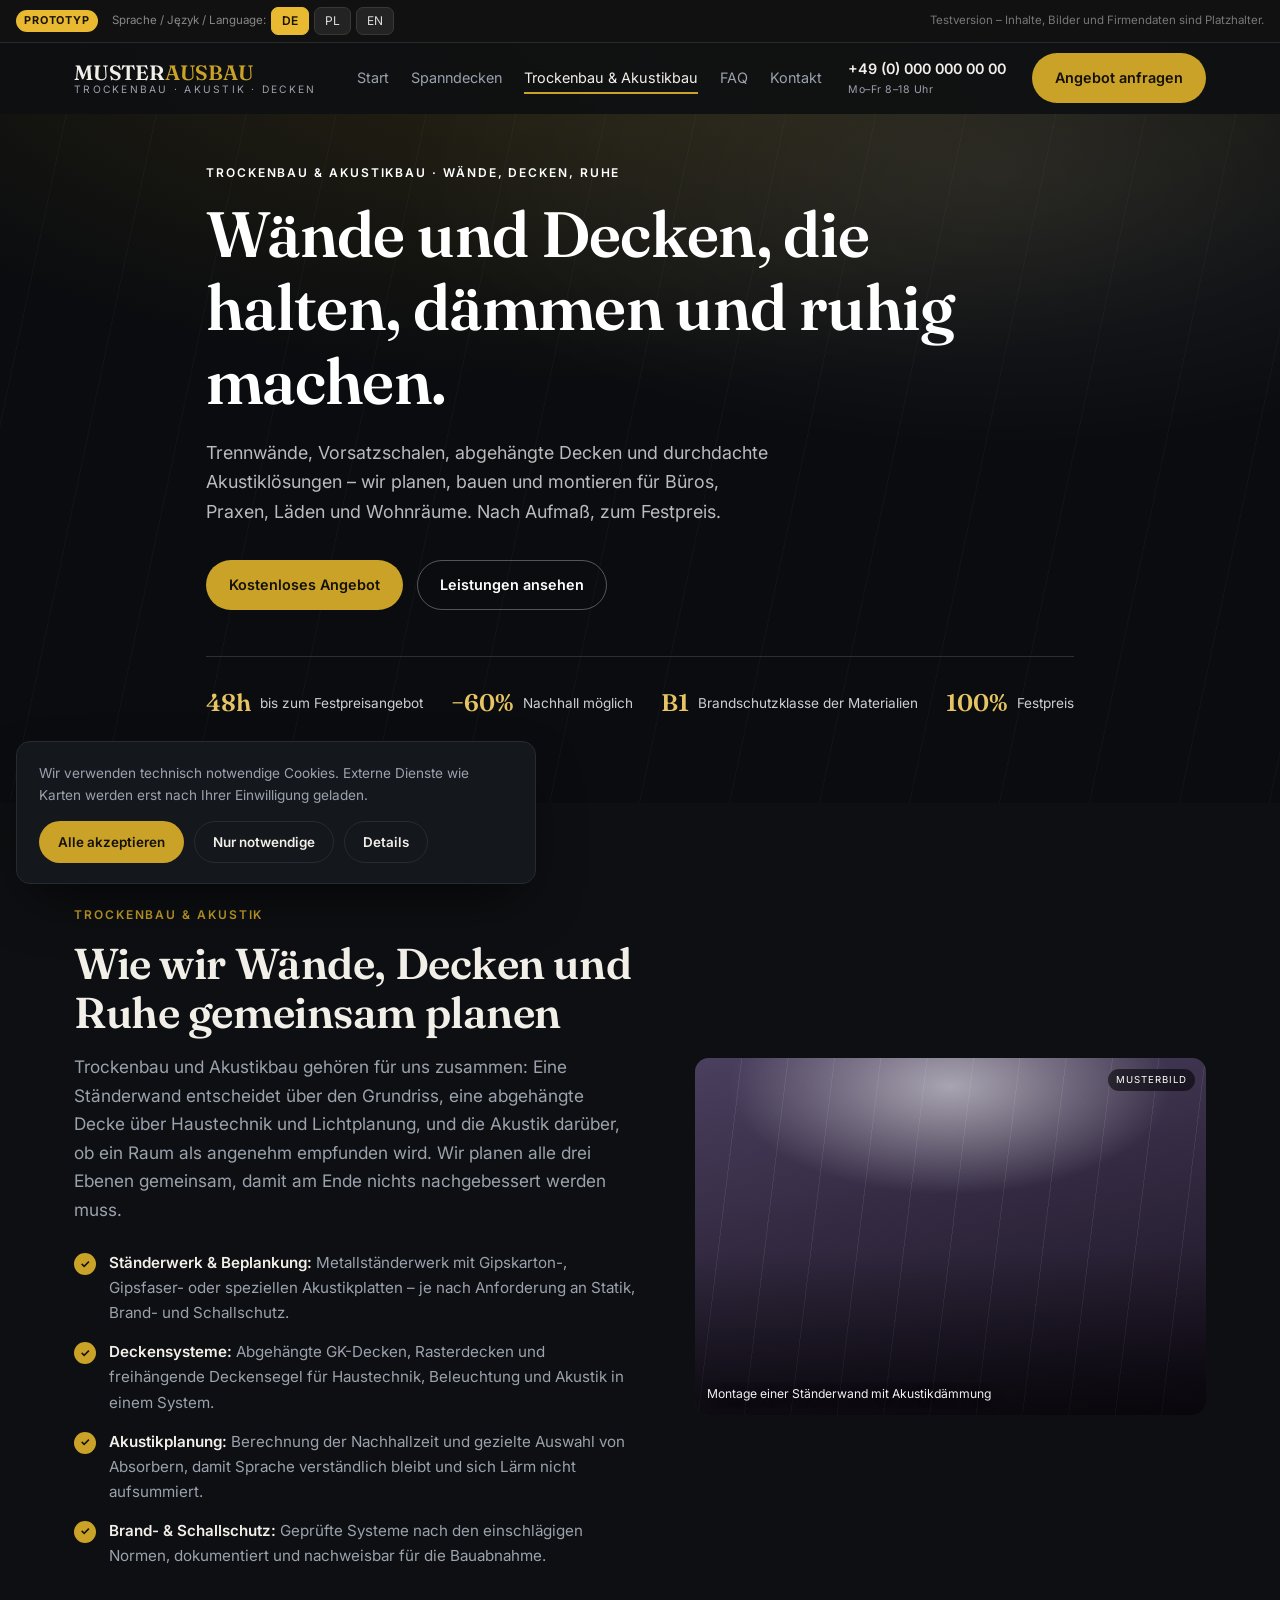
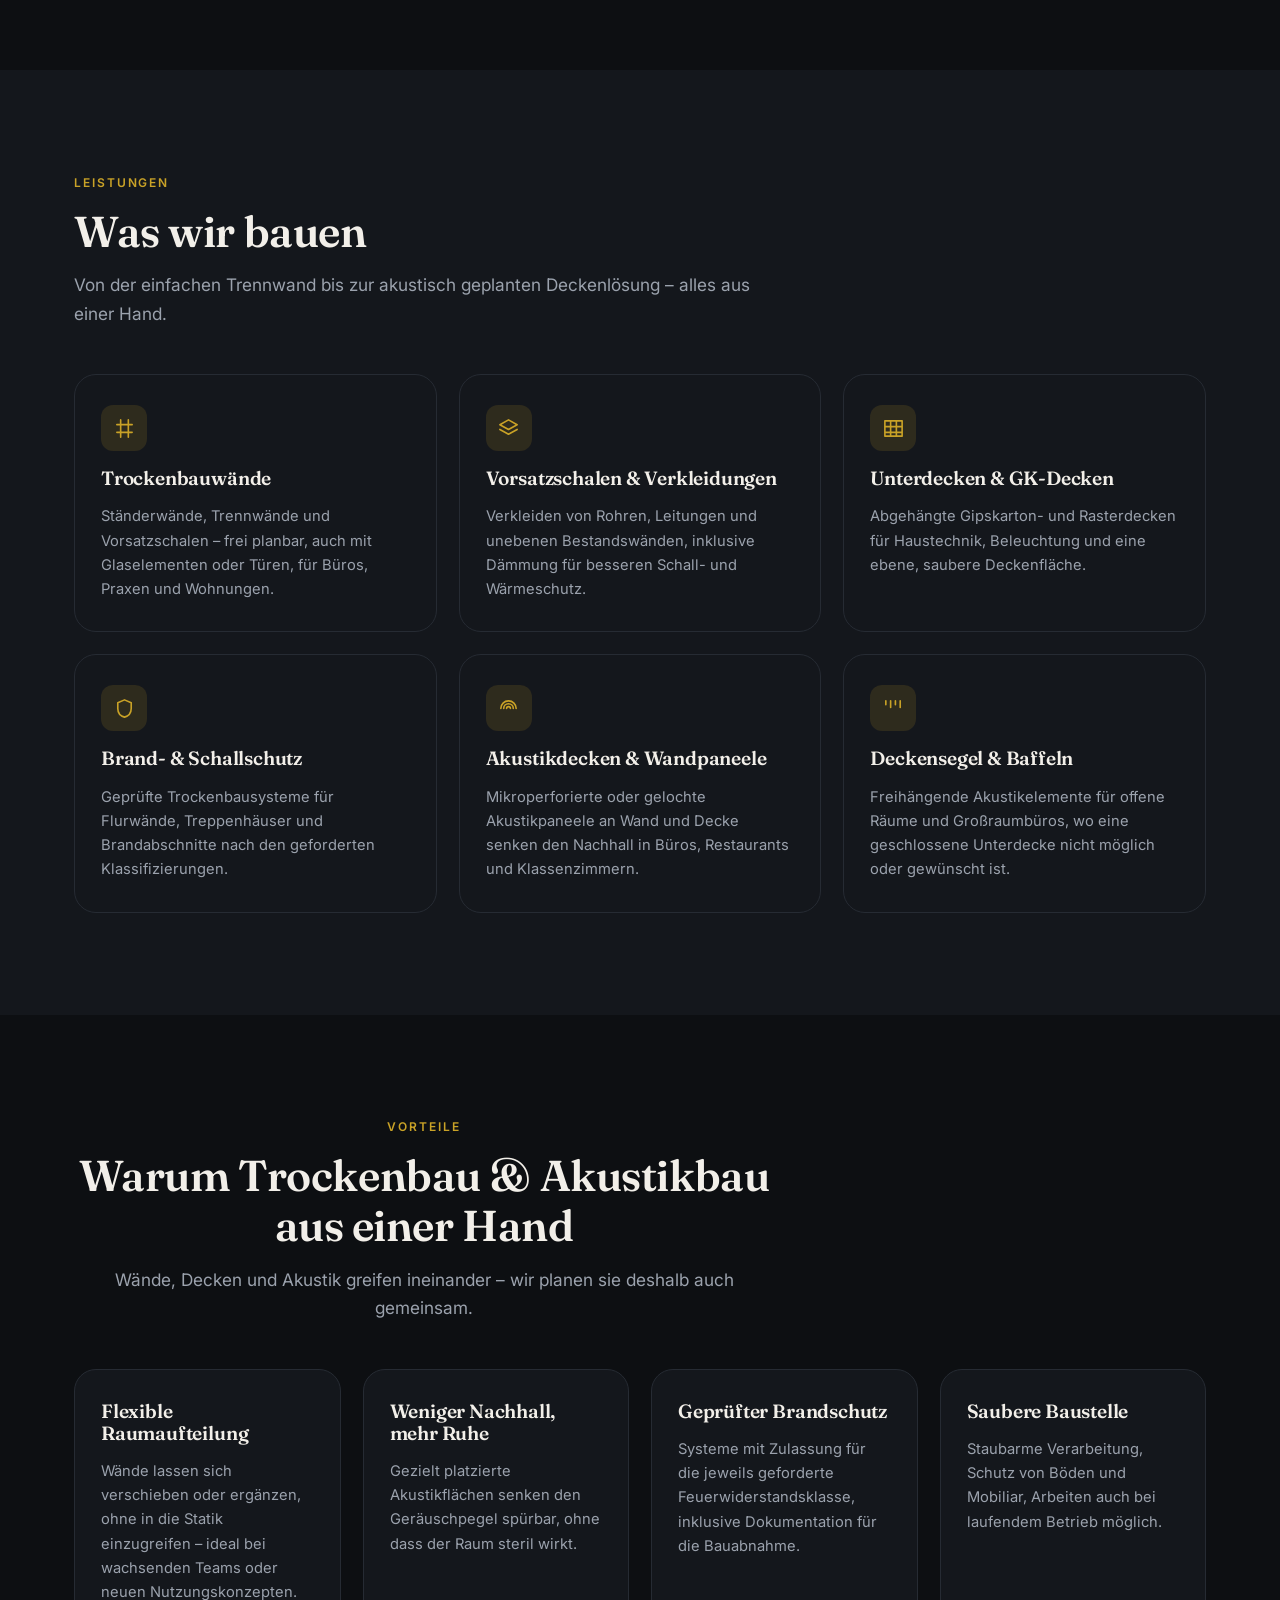
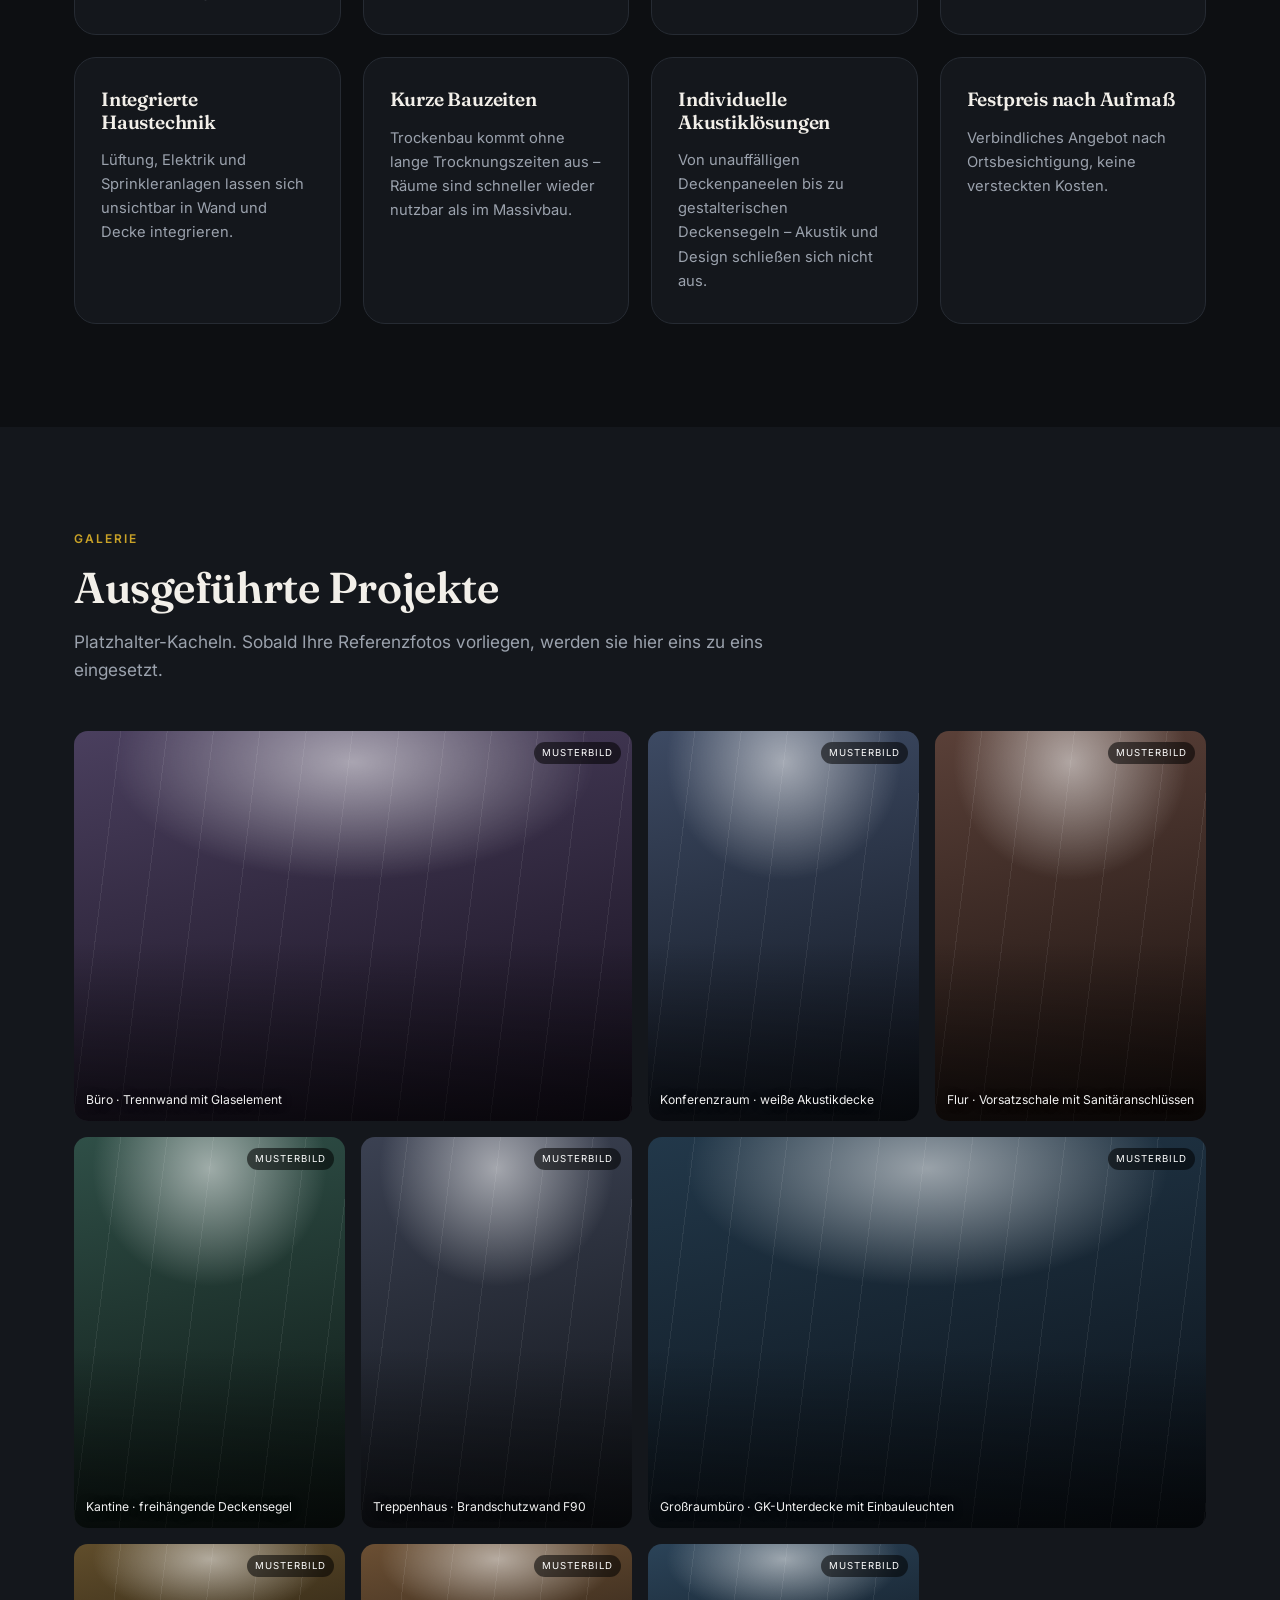
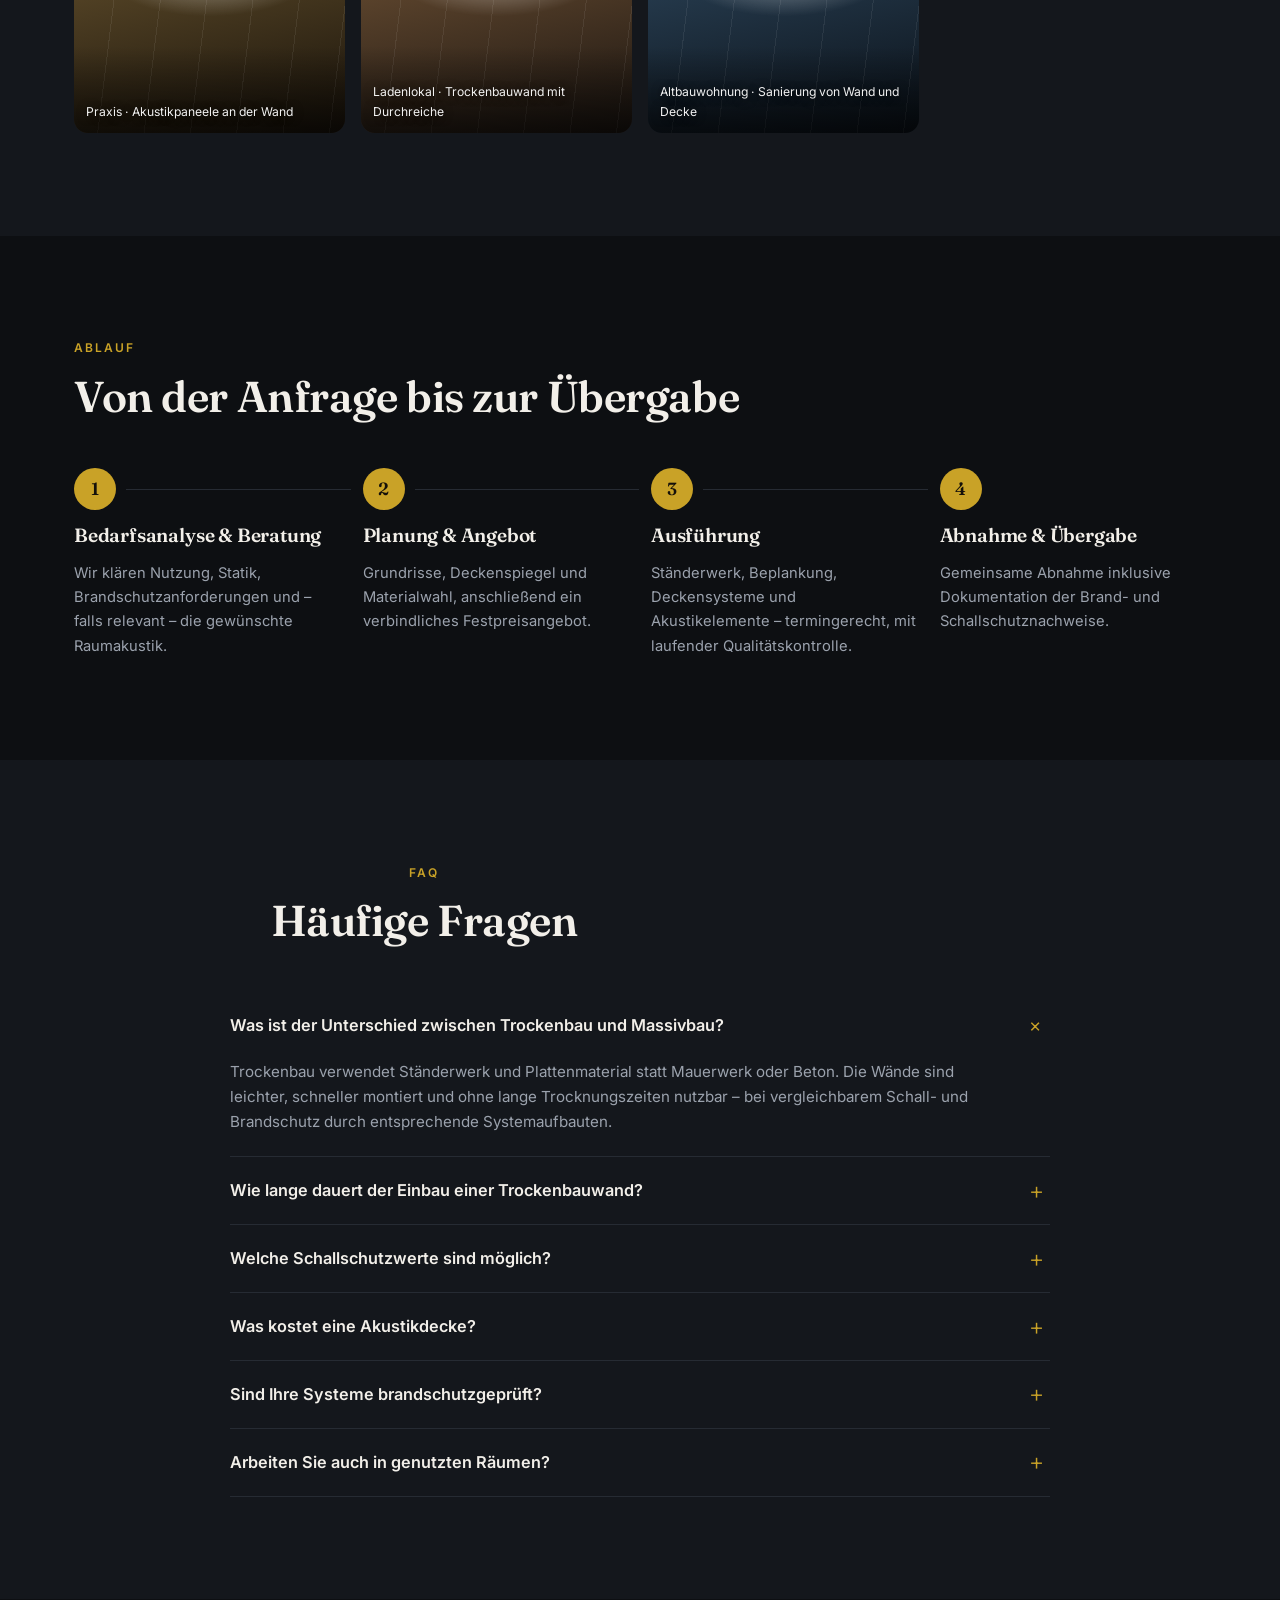
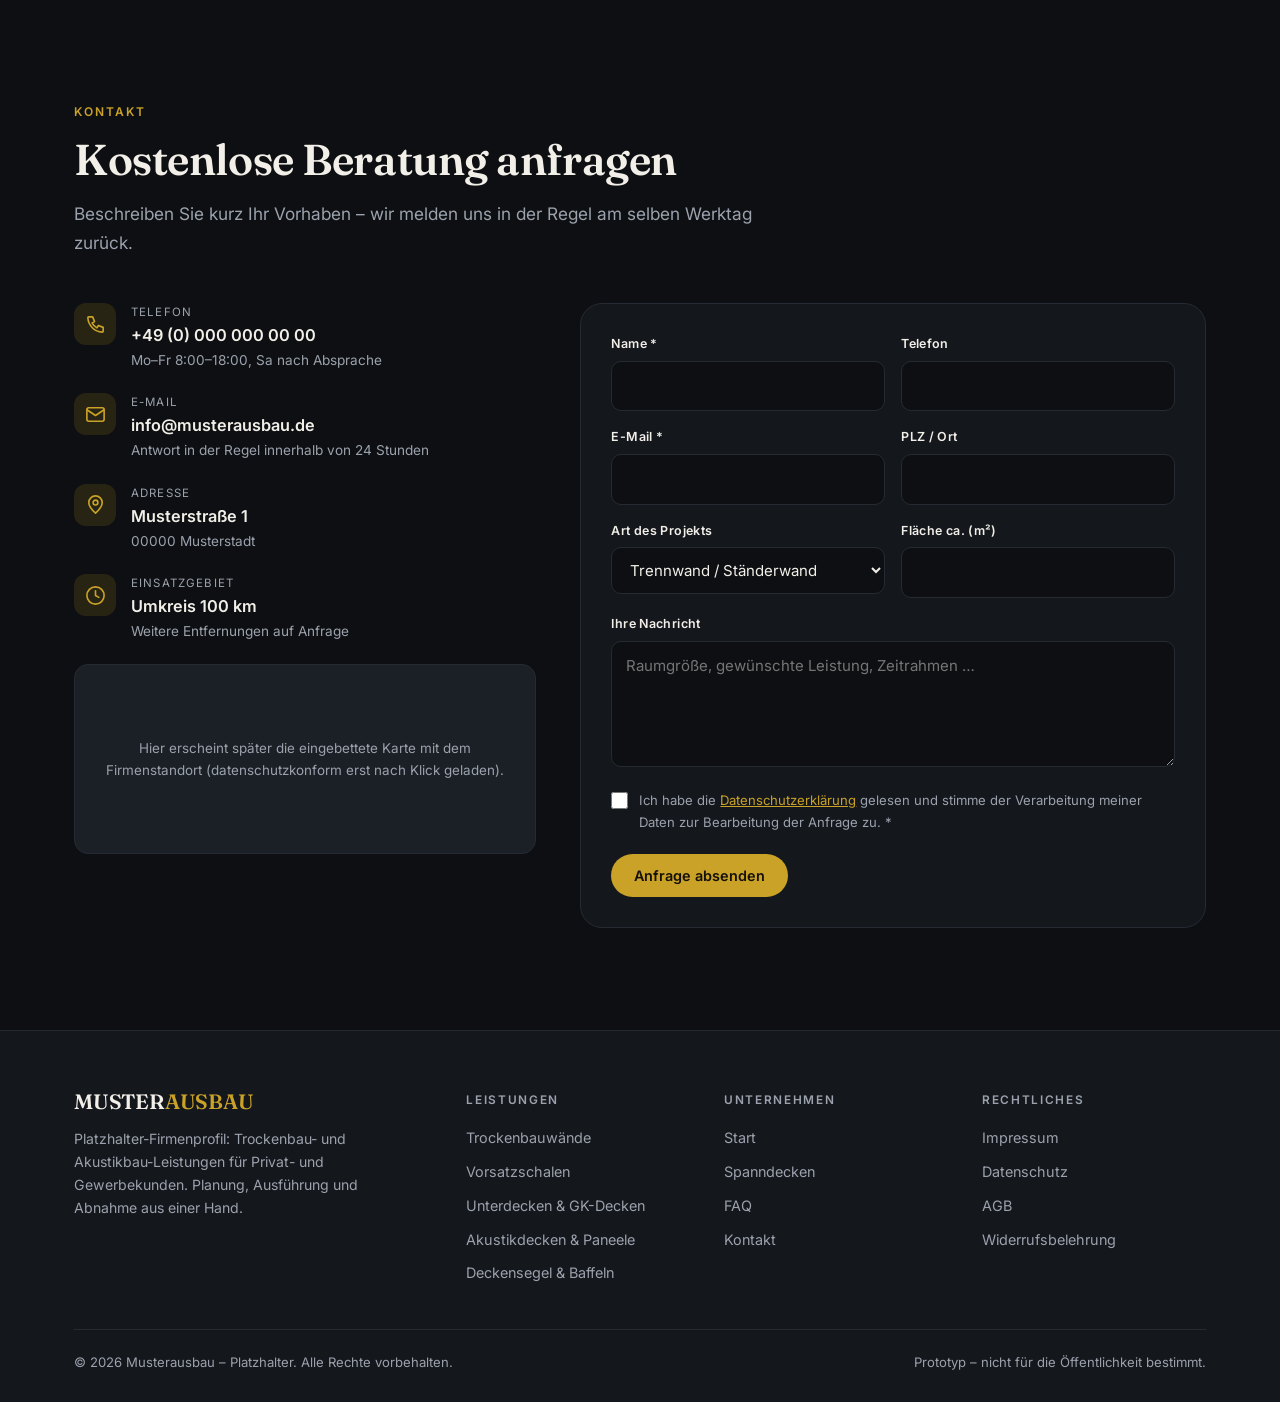
<file: trockenbau-akustikbau.html>
<!DOCTYPE html>
<html lang="de" data-theme="dark">
<head>
<meta charset="utf-8">
<meta name="viewport" content="width=device-width, initial-scale=1">
<meta name="robots" content="noindex, nofollow">
<title data-i18n="doc.title">Trockenbau &amp; Akustikbau – Prototyp</title>
<meta name="description" content="Prototyp einer Webseite für Trockenbau- und Akustikbau-Leistungen.">
<link rel="preconnect" href="https://fonts.googleapis.com">
<link rel="preconnect" href="https://fonts.gstatic.com" crossorigin>
<link href="https://fonts.googleapis.com/css2?family=Inter:wght@300;400;500;600;700&family=Fraunces:opsz,wght@9..144,400;9..144,600&display=swap" rel="stylesheet">
<link rel="stylesheet" href="assets/style.css">
</head>
<body>

<div id="protobar">
  <b>PROTOTYP</b>
  <div class="grp"><span class="lbl">Sprache / Język / Language:</span>
    <button data-lang-btn="de" aria-pressed="true">DE</button>
    <button data-lang-btn="pl" aria-pressed="false">PL</button>
    <button data-lang-btn="en" aria-pressed="false">EN</button>
  </div>
  <span class="hint" data-i18n="proto.hint">Testversion – Inhalte, Bilder und Firmendaten sind Platzhalter.</span>
</div>

<header id="hdr">
  <div class="wrap nav">
    <a href="index.html" class="logo">
      <span class="mk">MUSTER<em>AUSBAU</em></span>
      <span class="sub" data-i18n="logo.sub">Trockenbau · Akustik · Decken</span>
    </a>
    <nav id="menu">
      <a href="index.html" data-i18n="nav.home">Start</a>
      <a href="spanndecken.html" data-i18n="nav.span">Spanndecken</a>
      <a href="trockenbau-akustikbau.html" aria-current="page" data-i18n="nav.tab">Trockenbau &amp; Akustikbau</a>
      <a href="#faq" data-i18n="nav.faq">FAQ</a>
      <a href="#kontakt" data-i18n="nav.contact">Kontakt</a>
    </nav>
    <a class="tel" href="tel:+490000000000">+49 (0) 000 000 00 00<small data-i18n="hdr.telnote">Mo–Fr 8–18 Uhr</small></a>
    <a class="btn btn-p" href="#kontakt" data-i18n="hdr.cta">Angebot anfragen</a>
    <button class="burger" id="burger" aria-label="Menü">☰</button>
  </div>
</header>

<main id="site">
<span id="top"></span>

<!-- ===== HERO ===== -->
<section class="hero">
  <div class="wrap">
    <span class="eyebrow" data-i18n="hero.eyebrow">Trockenbau &amp; Akustikbau · Wände, Decken, Ruhe</span>
    <h1 data-i18n="hero.h1">Wände und Decken, die halten, dämmen und ruhig machen.</h1>
    <p data-i18n="hero.p">Trennwände, Vorsatzschalen, abgehängte Decken und durchdachte Akustiklösungen – wir planen, bauen und montieren für Büros, Praxen, Läden und Wohnräume. Nach Aufmaß, zum Festpreis.</p>
    <div class="hero-cta">
      <a class="btn btn-p" href="#kontakt" data-i18n="hero.cta1">Kostenloses Angebot</a>
      <a class="btn btn-g" href="#leistungen" data-i18n="hero.cta2">Leistungen ansehen</a>
    </div>
    <div class="trust">
      <div><b>48h</b><span data-i18n="hero.t1">bis zum Festpreisangebot</span></div>
      <div><b>−60%</b><span data-i18n="hero.t2">Nachhall möglich</span></div>
      <div><b>B1</b><span data-i18n="hero.t3">Brandschutzklasse der Materialien</span></div>
      <div><b>100%</b><span data-i18n="hero.t4">Festpreis</span></div>
    </div>
  </div>
</section>

<!-- ===== TECHNOLOGIA ===== -->
<section id="technologie">
  <div class="wrap split">
    <div>
      <span class="eyebrow" data-i18n="tech.eyebrow">Trockenbau &amp; Akustik</span>
      <h2 data-i18n="tech.h2">Wie wir Wände, Decken und Ruhe gemeinsam planen</h2>
      <p class="lead" data-i18n="tech.p1">Trockenbau und Akustikbau gehören für uns zusammen: Eine Ständerwand entscheidet über den Grundriss, eine abgehängte Decke über Haustechnik und Lichtplanung, und die Akustik darüber, ob ein Raum als angenehm empfunden wird. Wir planen alle drei Ebenen gemeinsam, damit am Ende nichts nachgebessert werden muss.</p>
      <ul class="checks">
        <li><span><b data-i18n="tech.l1b">Ständerwerk &amp; Beplankung:</b> <span data-i18n="tech.l1">Metallständerwerk mit Gipskarton-, Gipsfaser- oder speziellen Akustikplatten – je nach Anforderung an Statik, Brand- und Schallschutz.</span></span></li>
        <li><span><b data-i18n="tech.l2b">Deckensysteme:</b> <span data-i18n="tech.l2">Abgehängte GK-Decken, Rasterdecken und freihängende Deckensegel für Haustechnik, Beleuchtung und Akustik in einem System.</span></span></li>
        <li><span><b data-i18n="tech.l3b">Akustikplanung:</b> <span data-i18n="tech.l3">Berechnung der Nachhallzeit und gezielte Auswahl von Absorbern, damit Sprache verständlich bleibt und sich Lärm nicht aufsummiert.</span></span></li>
        <li><span><b data-i18n="tech.l4b">Brand- &amp; Schallschutz:</b> <span data-i18n="tech.l4">Geprüfte Systeme nach den einschlägigen Normen, dokumentiert und nachweisbar für die Bauabnahme.</span></span></li>
      </ul>
    </div>
    <div class="ph c4"><i></i><s data-i18n="ph.badge">Musterbild</s><em data-i18n="tech.img">Montage einer Ständerwand mit Akustikdämmung</em></div>
  </div>
</section>

<!-- ===== USŁUGI ===== -->
<section id="leistungen" class="alt">
  <div class="wrap">
    <div class="sechead">
      <span class="eyebrow" data-i18n="srv.eyebrow">Leistungen</span>
      <h2 data-i18n="srv.h2">Was wir bauen</h2>
      <p class="lead" data-i18n="srv.p">Von der einfachen Trennwand bis zur akustisch geplanten Deckenlösung – alles aus einer Hand.</p>
    </div>
    <div class="grid g3">
      <div class="card"><div class="ico"><svg viewBox="0 0 24 24"><path d="M8 3v18M16 3v18M4 8h16M4 16h16"/></svg></div><h3 data-i18n="srv.1h">Trockenbauwände</h3><p data-i18n="srv.1p">Ständerwände, Trennwände und Vorsatzschalen – frei planbar, auch mit Glaselementen oder Türen, für Büros, Praxen und Wohnungen.</p></div>
      <div class="card"><div class="ico"><svg viewBox="0 0 24 24"><path d="M12 3l9 5-9 5-9-5 9-5zM3 13l9 5 9-5"/></svg></div><h3 data-i18n="srv.2h">Vorsatzschalen &amp; Verkleidungen</h3><p data-i18n="srv.2p">Verkleiden von Rohren, Leitungen und unebenen Bestandswänden, inklusive Dämmung für besseren Schall- und Wärmeschutz.</p></div>
      <div class="card"><div class="ico"><svg viewBox="0 0 24 24"><path d="M3 4h18v16H3V4zM3 10h18M3 16h18M9 4v16M15 4v16"/></svg></div><h3 data-i18n="srv.3h">Unterdecken &amp; GK-Decken</h3><p data-i18n="srv.3p">Abgehängte Gipskarton- und Rasterdecken für Haustechnik, Beleuchtung und eine ebene, saubere Deckenfläche.</p></div>
      <div class="card"><div class="ico"><svg viewBox="0 0 24 24"><path d="M12 3l7 3v6c0 5-3.5 8-7 9-3.5-1-7-4-7-9V6l7-3z"/></svg></div><h3 data-i18n="srv.4h">Brand- &amp; Schallschutz</h3><p data-i18n="srv.4p">Geprüfte Trockenbausysteme für Flurwände, Treppenhäuser und Brandabschnitte nach den geforderten Klassifizierungen.</p></div>
      <div class="card"><div class="ico"><svg viewBox="0 0 24 24"><path d="M4 12a8 8 0 0116 0M7 12a5 5 0 0110 0M10 12a2 2 0 014 0"/></svg></div><h3 data-i18n="srv.5h">Akustikdecken &amp; Wandpaneele</h3><p data-i18n="srv.5p">Mikroperforierte oder gelochte Akustikpaneele an Wand und Decke senken den Nachhall in Büros, Restaurants und Klassenzimmern.</p></div>
      <div class="card"><div class="ico"><svg viewBox="0 0 24 24"><path d="M4 4v4M9 4v7M14 4v4M19 4v7"/></svg></div><h3 data-i18n="srv.6h">Deckensegel &amp; Baffeln</h3><p data-i18n="srv.6p">Freihängende Akustikelemente für offene Räume und Großraumbüros, wo eine geschlossene Unterdecke nicht möglich oder gewünscht ist.</p></div>
    </div>
  </div>
</section>

<!-- ===== ZALETY ===== -->
<section id="vorteile">
  <div class="wrap">
    <div class="sechead center">
      <span class="eyebrow" data-i18n="adv.eyebrow">Vorteile</span>
      <h2 data-i18n="adv.h2">Warum Trockenbau &amp; Akustikbau aus einer Hand</h2>
      <p class="lead" data-i18n="adv.p">Wände, Decken und Akustik greifen ineinander – wir planen sie deshalb auch gemeinsam.</p>
    </div>
    <div class="grid g4">
      <div class="card"><h3 data-i18n="adv.1h">Flexible Raumaufteilung</h3><p data-i18n="adv.1p">Wände lassen sich verschieben oder ergänzen, ohne in die Statik einzugreifen – ideal bei wachsenden Teams oder neuen Nutzungskonzepten.</p></div>
      <div class="card"><h3 data-i18n="adv.2h">Weniger Nachhall, mehr Ruhe</h3><p data-i18n="adv.2p">Gezielt platzierte Akustikflächen senken den Geräuschpegel spürbar, ohne dass der Raum steril wirkt.</p></div>
      <div class="card"><h3 data-i18n="adv.3h">Geprüfter Brandschutz</h3><p data-i18n="adv.3p">Systeme mit Zulassung für die jeweils geforderte Feuerwiderstandsklasse, inklusive Dokumentation für die Bauabnahme.</p></div>
      <div class="card"><h3 data-i18n="adv.4h">Saubere Baustelle</h3><p data-i18n="adv.4p">Staubarme Verarbeitung, Schutz von Böden und Mobiliar, Arbeiten auch bei laufendem Betrieb möglich.</p></div>
      <div class="card"><h3 data-i18n="adv.5h">Integrierte Haustechnik</h3><p data-i18n="adv.5p">Lüftung, Elektrik und Sprinkleranlagen lassen sich unsichtbar in Wand und Decke integrieren.</p></div>
      <div class="card"><h3 data-i18n="adv.6h">Kurze Bauzeiten</h3><p data-i18n="adv.6p">Trockenbau kommt ohne lange Trocknungszeiten aus – Räume sind schneller wieder nutzbar als im Massivbau.</p></div>
      <div class="card"><h3 data-i18n="adv.7h">Individuelle Akustiklösungen</h3><p data-i18n="adv.7p">Von unauffälligen Deckenpaneelen bis zu gestalterischen Deckensegeln – Akustik und Design schließen sich nicht aus.</p></div>
      <div class="card"><h3 data-i18n="adv.8h">Festpreis nach Aufmaß</h3><p data-i18n="adv.8p">Verbindliches Angebot nach Ortsbesichtigung, keine versteckten Kosten.</p></div>
    </div>
  </div>
</section>

<!-- ===== GALERIA ===== -->
<section id="galerie" class="alt">
  <div class="wrap">
    <div class="sechead">
      <span class="eyebrow" data-i18n="gal.eyebrow">Galerie</span>
      <h2 data-i18n="gal.h2">Ausgeführte Projekte</h2>
      <p class="lead" data-i18n="gal.p">Platzhalter-Kacheln. Sobald Ihre Referenzfotos vorliegen, werden sie hier eins zu eins eingesetzt.</p>
    </div>
    <div class="gal">
      <div class="ph c4"><i></i><s data-i18n="ph.badge">Musterbild</s><em data-i18n="gal.1">Büro · Trennwand mit Glaselement</em></div>
      <div class="ph c1"><i></i><s data-i18n="ph.badge">Musterbild</s><em data-i18n="gal.2">Konferenzraum · weiße Akustikdecke</em></div>
      <div class="ph c6"><i></i><s data-i18n="ph.badge">Musterbild</s><em data-i18n="gal.3">Flur · Vorsatzschale mit Sanitäranschlüssen</em></div>
      <div class="ph c5"><i></i><s data-i18n="ph.badge">Musterbild</s><em data-i18n="gal.4">Kantine · freihängende Deckensegel</em></div>
      <div class="ph c7"><i></i><s data-i18n="ph.badge">Musterbild</s><em data-i18n="gal.5">Treppenhaus · Brandschutzwand F90</em></div>
      <div class="ph c3"><i></i><s data-i18n="ph.badge">Musterbild</s><em data-i18n="gal.6">Großraumbüro · GK-Unterdecke mit Einbauleuchten</em></div>
      <div class="ph c8"><i></i><s data-i18n="ph.badge">Musterbild</s><em data-i18n="gal.7">Praxis · Akustikpaneele an der Wand</em></div>
      <div class="ph c2"><i></i><s data-i18n="ph.badge">Musterbild</s><em data-i18n="gal.8">Ladenlokal · Trockenbauwand mit Durchreiche</em></div>
      <div class="ph c9"><i></i><s data-i18n="ph.badge">Musterbild</s><em data-i18n="gal.9">Altbauwohnung · Sanierung von Wand und Decke</em></div>
    </div>
  </div>
</section>

<!-- ===== PROCES ===== -->
<section id="ablauf">
  <div class="wrap">
    <div class="sechead">
      <span class="eyebrow" data-i18n="prc.eyebrow">Ablauf</span>
      <h2 data-i18n="prc.h2">Von der Anfrage bis zur Übergabe</h2>
    </div>
    <div class="steps">
      <div class="step"><h3 data-i18n="prc.1h">Bedarfsanalyse &amp; Beratung</h3><p data-i18n="prc.1p">Wir klären Nutzung, Statik, Brandschutzanforderungen und – falls relevant – die gewünschte Raumakustik.</p></div>
      <div class="step"><h3 data-i18n="prc.2h">Planung &amp; Angebot</h3><p data-i18n="prc.2p">Grundrisse, Deckenspiegel und Materialwahl, anschließend ein verbindliches Festpreisangebot.</p></div>
      <div class="step"><h3 data-i18n="prc.3h">Ausführung</h3><p data-i18n="prc.3p">Ständerwerk, Beplankung, Deckensysteme und Akustikelemente – termingerecht, mit laufender Qualitätskontrolle.</p></div>
      <div class="step"><h3 data-i18n="prc.4h">Abnahme &amp; Übergabe</h3><p data-i18n="prc.4p">Gemeinsame Abnahme inklusive Dokumentation der Brand- und Schallschutznachweise.</p></div>
    </div>
  </div>
</section>

<!-- ===== FAQ ===== -->
<section id="faq" class="alt">
  <div class="wrap">
    <div class="sechead center">
      <span class="eyebrow" data-i18n="faq.eyebrow">FAQ</span>
      <h2 data-i18n="faq.h2">Häufige Fragen</h2>
    </div>
    <div class="faq">
      <details open><summary data-i18n="faq.1q">Was ist der Unterschied zwischen Trockenbau und Massivbau?</summary><p data-i18n="faq.1a">Trockenbau verwendet Ständerwerk und Plattenmaterial statt Mauerwerk oder Beton. Die Wände sind leichter, schneller montiert und ohne lange Trocknungszeiten nutzbar – bei vergleichbarem Schall- und Brandschutz durch entsprechende Systemaufbauten.</p></details>
      <details><summary data-i18n="faq.2q">Wie lange dauert der Einbau einer Trockenbauwand?</summary><p data-i18n="faq.2a">Für einen durchschnittlichen Büroraum meist ein bis drei Arbeitstage, abhängig von Länge, Höhe und der Anzahl der Durchdringungen für Technik und Türen.</p></details>
      <details><summary data-i18n="faq.3q">Welche Schallschutzwerte sind möglich?</summary><p data-i18n="faq.3a">Je nach Wandaufbau, Beplankung und Dämmung erreichen wir unterschiedliche Schalldämmwerte – wir beraten anhand der Nutzung, welcher Aufbau notwendig ist.</p></details>
      <details><summary data-i18n="faq.4q">Was kostet eine Akustikdecke?</summary><p data-i18n="faq.4a">Der Preis hängt von Fläche, Absorptionsklasse, Optik und Deckenhöhe ab. Nach einer kurzen Bestandsaufnahme erhalten Sie ein verbindliches Angebot.</p></details>
      <details><summary data-i18n="faq.5q">Sind Ihre Systeme brandschutzgeprüft?</summary><p data-i18n="faq.5a">Ja, wir setzen ausschließlich Systeme mit entsprechenden Zulassungen ein und dokumentieren den Aufbau für die Bauabnahme.</p></details>
      <details><summary data-i18n="faq.6q">Arbeiten Sie auch in genutzten Räumen?</summary><p data-i18n="faq.6a">Ja. Wir planen die Ausführung so, dass der laufende Betrieb – etwa in Büros oder Praxen – möglichst wenig beeinträchtigt wird, bei Bedarf auch außerhalb der Geschäftszeiten.</p></details>
    </div>
  </div>
</section>

<!-- ===== KONTAKT ===== -->
<section id="kontakt">
  <div class="wrap">
    <div class="sechead">
      <span class="eyebrow" data-i18n="con.eyebrow">Kontakt</span>
      <h2 data-i18n="con.h2">Kostenlose Beratung anfragen</h2>
      <p class="lead" data-i18n="con.p">Beschreiben Sie kurz Ihr Vorhaben – wir melden uns in der Regel am selben Werktag zurück.</p>
    </div>
    <div class="contact">
      <div class="cinfo">
        <div class="cline"><div class="ico"><svg viewBox="0 0 24 24"><path d="M5 4h4l2 5-2.5 1.5a12 12 0 005 5L15 13l5 2v4a1 1 0 01-1 1A16 16 0 014 5a1 1 0 011-1z"/></svg></div><div><div class="k" data-i18n="con.k1">Telefon</div><div class="v"><a href="tel:+490000000000">+49 (0) 000 000 00 00</a><small data-i18n="con.v1">Mo–Fr 8:00–18:00, Sa nach Absprache</small></div></div></div>
        <div class="cline"><div class="ico"><svg viewBox="0 0 24 24"><rect x="3" y="5" width="18" height="14" rx="2"/><path d="M3 7l9 6 9-6"/></svg></div><div><div class="k" data-i18n="con.k2">E-Mail</div><div class="v"><a href="mailto:info@musterausbau.de">info@musterausbau.de</a><small data-i18n="con.v2">Antwort in der Regel innerhalb von 24 Stunden</small></div></div></div>
        <div class="cline"><div class="ico"><svg viewBox="0 0 24 24"><path d="M12 21s7-6.2 7-11a7 7 0 10-14 0c0 4.8 7 11 7 11z"/><circle cx="12" cy="10" r="2.5"/></svg></div><div><div class="k" data-i18n="con.k3">Adresse</div><div class="v">Musterstraße 1<small>00000 Musterstadt</small></div></div></div>
        <div class="cline"><div class="ico"><svg viewBox="0 0 24 24"><circle cx="12" cy="12" r="9"/><path d="M12 7v5l3.5 2"/></svg></div><div><div class="k" data-i18n="con.k4">Einsatzgebiet</div><div class="v" data-i18n="con.v4">Umkreis 100 km<small>Weitere Entfernungen auf Anfrage</small></div></div></div>
        <div class="map"><p data-i18n="con.map">Hier erscheint später die eingebettete Karte mit dem Firmenstandort (datenschutzkonform erst nach Klick geladen).</p></div>
      </div>
      <form id="cform" novalidate>
        <div class="frow">
          <label class="f"><span data-i18n="f.name">Name *</span><input type="text" name="name" required></label>
          <label class="f"><span data-i18n="f.phone">Telefon</span><input type="tel" name="phone"></label>
        </div>
        <div class="frow">
          <label class="f"><span data-i18n="f.mail">E-Mail *</span><input type="email" name="email" required></label>
          <label class="f"><span data-i18n="f.zip">PLZ / Ort</span><input type="text" name="zip"></label>
        </div>
        <div class="frow">
          <label class="f"><span data-i18n="f.type">Art des Projekts</span>
            <select name="type">
              <option data-i18n="f.o1">Trennwand / Ständerwand</option>
              <option data-i18n="f.o2">Vorsatzschale / Verkleidung</option>
              <option data-i18n="f.o3">Unterdecke / GK-Decke</option>
              <option data-i18n="f.o4">Akustikdecke / -paneele</option>
              <option data-i18n="f.o5">Brand- / Schallschutz</option>
              <option data-i18n="f.o6">Sonstiges</option>
            </select>
          </label>
          <label class="f"><span data-i18n="f.area">Fläche ca. (m²)</span><input type="number" name="area" min="1"></label>
        </div>
        <label class="f"><span data-i18n="f.msg">Ihre Nachricht</span><textarea name="message" data-i18n-ph="f.msgph" placeholder="Raumgröße, gewünschte Leistung, Zeitrahmen …"></textarea></label>
        <label class="cb"><input type="checkbox" name="dsgvo" required><span data-i18n-html="f.dsgvo">Ich habe die <a href="datenschutz.html">Datenschutzerklärung</a> gelesen und stimme der Verarbeitung meiner Daten zur Bearbeitung der Anfrage zu. *</span></label>
        <button type="submit" class="btn btn-p" data-i18n="f.send">Anfrage absenden</button>
        <div class="formnote" id="fnote" data-i18n="f.note">Prototyp: Das Formular versendet noch nichts. In der Live-Version geht die Anfrage per E-Mail an den Betrieb.</div>
      </form>
    </div>
  </div>
</section>

</main>

<footer>
  <div class="wrap">
    <div class="fgrid">
      <div class="about">
        <span class="logo"><span class="mk">MUSTER<em>AUSBAU</em></span></span>
        <p data-i18n="ft.about">Platzhalter-Firmenprofil: Trockenbau- und Akustikbau-Leistungen für Privat- und Gewerbekunden. Planung, Ausführung und Abnahme aus einer Hand.</p>
      </div>
      <div><h4 data-i18n="ft.h1">Leistungen</h4><ul>
        <li><a href="#leistungen" data-i18n="ft.l1">Trockenbauwände</a></li>
        <li><a href="#leistungen" data-i18n="ft.l2">Vorsatzschalen</a></li>
        <li><a href="#leistungen" data-i18n="ft.l3">Unterdecken &amp; GK-Decken</a></li>
        <li><a href="#leistungen" data-i18n="ft.l4">Akustikdecken &amp; Paneele</a></li>
        <li><a href="#leistungen" data-i18n="ft.l5">Deckensegel &amp; Baffeln</a></li>
      </ul></div>
      <div><h4 data-i18n="ft.h2">Unternehmen</h4><ul>
        <li><a href="index.html" data-i18n="nav.home">Start</a></li>
        <li><a href="spanndecken.html" data-i18n="nav.span">Spanndecken</a></li>
        <li><a href="#faq" data-i18n="nav.faq">FAQ</a></li>
        <li><a href="#kontakt" data-i18n="nav.contact">Kontakt</a></li>
      </ul></div>
      <div><h4 data-i18n="ft.h3">Rechtliches</h4><ul>
        <li><a href="impressum.html" data-i18n="ft.r1">Impressum</a></li>
        <li><a href="datenschutz.html" data-i18n="ft.r2">Datenschutz</a></li>
        <li><a href="agb.html" data-i18n="ft.r3">AGB</a></li>
        <li><a href="widerruf.html" data-i18n="ft.r4">Widerrufsbelehrung</a></li>
      </ul></div>
    </div>
    <div class="fbot">
      <span data-i18n="ft.copy">© 2026 Musterausbau – Platzhalter. Alle Rechte vorbehalten.</span>
      <span data-i18n="ft.proto">Prototyp – nicht für die Öffentlichkeit bestimmt.</span>
    </div>
  </div>
</footer>

<div id="lb"><div class="ph c1"><i></i><em id="lbcap"></em></div></div>

<div id="cookie">
  <p data-i18n="ck.p">Wir verwenden technisch notwendige Cookies. Externe Dienste wie Karten werden erst nach Ihrer Einwilligung geladen.</p>
  <div class="row">
    <button class="btn btn-p" data-ck="all" data-i18n="ck.ok">Alle akzeptieren</button>
    <button class="btn btn-g" data-ck="min" data-i18n="ck.min">Nur notwendige</button>
    <a class="btn btn-g" href="datenschutz.html" data-i18n="ck.more">Details</a>
  </div>
</div>

<script>
/* ===== Tłumaczenia PL/EN dla trockenbau-akustikbau.html ===== */
var PL = {
"doc.title":"Trockenbau i akustyka – prototyp",
"proto.hint":"Wersja testowa – treści, zdjęcia i dane firmy są zastępcze.",
"logo.sub":"Trockenbau · Akustyka · Sufity",
"nav.home":"Start","nav.span":"Sufity napinane","nav.tab":"Trockenbau i akustyka","nav.faq":"FAQ","nav.contact":"Kontakt",
"hdr.telnote":"pn.–pt. 8–18","hdr.cta":"Zapytaj o wycenę",

"hero.eyebrow":"Trockenbau i akustyka · ściany, sufity, spokój",
"hero.h1":"Ściany i sufity, które trzymają, izolują i wyciszają.",
"hero.p":"Ścianki działowe, okładziny, sufity podwieszane i przemyślane rozwiązania akustyczne – projektujemy, budujemy i montujemy dla biur, gabinetów, lokali i mieszkań. Po pomiarze, za stałą cenę.",
"hero.cta1":"Bezpłatna wycena","hero.cta2":"Zobacz usługi",
"hero.t1":"do oferty w stałej cenie","hero.t2":"redukcji pogłosu możliwe","hero.t3":"klasa ogniowa materiałów","hero.t4":"stała cena",

"tech.eyebrow":"Trockenbau i akustyka",
"tech.h2":"Jak planujemy razem ściany, sufity i spokój",
"tech.p1":"Trockenbau i akustyka to dla nas jedno zagadnienie: ścianka działowa decyduje o układzie pomieszczeń, sufit podwieszany o instalacjach i oświetleniu, a akustyka o tym, czy pomieszczenie jest przyjemne do przebywania w nim. Planujemy wszystkie trzy warstwy razem, żeby na końcu nie trzeba było niczego poprawiać.",
"tech.l1b":"Konstrukcja i okładziny:","tech.l1":"stelaż metalowy z płytami gipsowo-kartonowymi, gipsowo-włóknowymi lub specjalnymi płytami akustycznymi – zależnie od wymagań statycznych, ogniowych i akustycznych.",
"tech.l2b":"Systemy sufitowe:","tech.l2":"podwieszane sufity G-K, sufity kasetonowe i wolno zawieszone panele akustyczne łączące instalacje, oświetlenie i akustykę w jednym systemie.",
"tech.l3b":"Projekt akustyczny:","tech.l3":"obliczenie czasu pogłosu i celowy wybór absorberów, żeby mowa była zrozumiała, a hałas się nie kumulował.",
"tech.l4b":"Ochrona ogniowa i akustyczna:","tech.l4":"systemy z atestami zgodnie z obowiązującymi normami, dokumentowane i możliwe do wykazania przy odbiorze budowy.",
"tech.img":"Montaż ścianki działowej z izolacją akustyczną",
"ph.badge":"Zdjęcie przykładowe",

"srv.eyebrow":"Usługi","srv.h2":"Co budujemy",
"srv.p":"Od prostej ścianki działowej po akustycznie zaprojektowany sufit – wszystko od jednego wykonawcy.",
"srv.1h":"Ścianki działowe","srv.1p":"Ścianki na stelażu, przegrody i okładziny – swobodnie projektowane, także z elementami szklanymi lub drzwiami, dla biur, gabinetów i mieszkań.",
"srv.2h":"Okładziny i zabudowy","srv.2p":"Zabudowa rur, instalacji i nierównych istniejących ścian, wraz z izolacją dla lepszej izolacji akustycznej i termicznej.",
"srv.3h":"Sufity podwieszane G-K","srv.3p":"Podwieszane sufity gipsowo-kartonowe i kasetonowe dla instalacji, oświetlenia oraz równej, czystej powierzchni sufitu.",
"srv.4h":"Ochrona ogniowa i akustyczna","srv.4p":"Sprawdzone systemy Trockenbau do ścian na korytarzach, klatek schodowych i stref ogniowych zgodnie z wymaganą klasyfikacją.",
"srv.5h":"Sufity i panele akustyczne","srv.5p":"Mikroperforowane lub perforowane panele akustyczne na ścianach i sufitach wyraźnie zmniejszają pogłos w biurach, restauracjach i salach.",
"srv.6h":"Panele i baffle sufitowe","srv.6p":"Wolno zawieszone elementy akustyczne dla otwartych przestrzeni i biur typu open space, gdzie zamknięty sufit podwieszany nie jest możliwy lub pożądany.",

"adv.eyebrow":"Zalety","adv.h2":"Dlaczego Trockenbau i akustyka od jednego wykonawcy",
"adv.p":"Ściany, sufity i akustyka wzajemnie na siebie wpływają – dlatego planujemy je wspólnie.",
"adv.1h":"Elastyczny podział wnętrza","adv.1p":"Ściany można przesuwać lub dodawać bez wpływu na konstrukcję – idealne przy rosnących zespołach lub nowych koncepcjach użytkowania.",
"adv.2h":"Mniej pogłosu, więcej spokoju","adv.2p":"Celowo rozmieszczone powierzchnie akustyczne wyraźnie zmniejszają poziom hałasu, bez wrażenia sterylności wnętrza.",
"adv.3h":"Sprawdzona ochrona ogniowa","adv.3p":"Systemy z atestem dla wymaganej klasy odporności ogniowej, wraz z dokumentacją do odbioru budowy.",
"adv.4h":"Czysta budowa","adv.4p":"Praca ograniczająca kurz, ochrona podłóg i mebli, możliwość pracy również przy działającej firmie.",
"adv.5h":"Zintegrowane instalacje","adv.5p":"Wentylację, elektrykę i instalacje tryskaczowe można niewidocznie zintegrować w ścianie i suficie.",
"adv.6h":"Krótki czas realizacji","adv.6p":"Trockenbau nie wymaga długiego czasu wiązania i suszenia – pomieszczenia są szybciej gotowe do użycia niż w budowie murowanej.",
"adv.7h":"Indywidualne rozwiązania akustyczne","adv.7p":"Od dyskretnych paneli sufitowych do efektownych żagli akustycznych – akustyka i design się nie wykluczają.",
"adv.8h":"Stała cena po pomiarze","adv.8p":"Wiążąca oferta po wizji lokalnej, żadnych skrytych kosztów.",

"gal.eyebrow":"Galeria","gal.h2":"Zrealizowane projekty",
"gal.p":"Kafelki zastępcze. Po przekazaniu zdjęć z realizacji trafią tutaj jeden do jednego.",
"gal.1":"Biuro · ścianka działowa z elementem szklanym",
"gal.2":"Sala konferencyjna · biały sufit akustyczny",
"gal.3":"Korytarz · okładzina z podejściami sanitarnymi",
"gal.4":"Kantyna · wolno zawieszone żagle akustyczne",
"gal.5":"Klatka schodowa · ściana ogniowa F90",
"gal.6":"Biuro open space · sufit G-K z oprawami wpuszczanymi",
"gal.7":"Gabinet · panele akustyczne na ścianie",
"gal.8":"Lokal handlowy · ścianka Trockenbau z okienkiem podawczym",
"gal.9":"Mieszkanie w starej kamienicy · renowacja ściany i sufitu",

"prc.eyebrow":"Przebieg","prc.h2":"Od zapytania do przekazania obiektu",
"prc.1h":"Analiza potrzeb i konsultacja","prc.1p":"Ustalamy sposób użytkowania, wymogi statyczne, przeciwpożarowe i – jeśli to istotne – oczekiwaną akustykę pomieszczenia.",
"prc.2h":"Projekt i oferta","prc.2p":"Układ pomieszczeń, plan sufitu i wybór materiałów, a następnie wiążąca oferta w stałej cenie.",
"prc.3h":"Realizacja","prc.3p":"Konstrukcja, okładziny, systemy sufitowe i elementy akustyczne – na czas, z bieżącą kontrolą jakości.",
"prc.4h":"Odbiór i przekazanie","prc.4p":"Wspólny odbiór wraz z dokumentacją potwierdzeń ochrony ogniowej i akustycznej.",

"faq.eyebrow":"FAQ","faq.h2":"Najczęstsze pytania",
"faq.1q":"Jaka jest różnica między Trockenbau a budową murowaną?","faq.1a":"Trockenbau wykorzystuje stelaż i płyty zamiast muru czy betonu. Ściany są lżejsze, szybciej montowane i można ich używać bez długiego czasu wysychania – przy porównywalnej izolacji akustycznej i ogniowej dzięki odpowiednim systemom.",
"faq.2q":"Jak długo trwa montaż ścianki działowej?","faq.2a":"Dla przeciętnego pomieszczenia biurowego zwykle od jednego do trzech dni roboczych, zależnie od długości, wysokości i liczby przejść dla instalacji oraz drzwi.",
"faq.3q":"Jakie parametry izolacji akustycznej są możliwe?","faq.3a":"Zależnie od konstrukcji ściany, okładziny i izolacji uzyskujemy różne wartości izolacyjności akustycznej – doradzamy, jaka konstrukcja jest potrzebna w zależności od sposobu użytkowania.",
"faq.4q":"Ile kosztuje sufit akustyczny?","faq.4a":"Cena zależy od powierzchni, klasy absorpcji, wyglądu i wysokości pomieszczenia. Po krótkiej inwentaryzacji otrzymujesz wiążącą ofertę.",
"faq.5q":"Czy Wasze systemy mają atesty przeciwpożarowe?","faq.5a":"Tak, stosujemy wyłącznie systemy z odpowiednimi atestami i dokumentujemy konstrukcję na potrzeby odbioru budowy.",
"faq.6q":"Czy pracujecie też w użytkowanych pomieszczeniach?","faq.6a":"Tak. Planujemy realizację tak, by bieżąca działalność – na przykład w biurze czy gabinecie – była zakłócona możliwie najmniej, w razie potrzeby także poza godzinami pracy.",

"con.eyebrow":"Kontakt","con.h2":"Zamów bezpłatną konsultację",
"con.p":"Opisz krótko swój projekt – zwykle odpowiadamy jeszcze tego samego dnia roboczego.",
"con.k1":"Telefon","con.v1":"pn.–pt. 8:00–18:00, sob. po uzgodnieniu",
"con.k2":"E-mail","con.v2":"Odpowiedź zwykle w ciągu 24 godzin",
"con.k3":"Adres","con.k4":"Obszar działania",
"con.v4":"Promień 100 km<small>Dalsze odległości po uzgodnieniu</small>",
"con.map":"Tutaj pojawi się osadzona mapa z lokalizacją firmy (ładowana zgodnie z RODO dopiero po kliknięciu).",

"f.name":"Imię i nazwisko *","f.phone":"Telefon","f.mail":"E-mail *","f.zip":"Kod pocztowy / miasto",
"f.type":"Rodzaj projektu","f.o1":"Ścianka działowa","f.o2":"Okładzina / zabudowa","f.o3":"Sufit podwieszany G-K","f.o4":"Sufit / panele akustyczne","f.o5":"Ochrona ogniowa / akustyczna","f.o6":"Inne",
"f.area":"Powierzchnia ok. (m²)","f.msg":"Twoja wiadomość",
"f.msgph":"Wielkość pomieszczenia, oczekiwana usługa, termin …",
"f.dsgvo":"Zapoznałem/am się z <a href=\"datenschutz.html\">polityką prywatności</a> i wyrażam zgodę na przetwarzanie moich danych w celu obsługi zapytania. *",
"f.send":"Wyślij zapytanie",
"f.note":"Prototyp: formularz jeszcze nic nie wysyła. W wersji produkcyjnej zapytanie trafi e-mailem do firmy.",

"ft.about":"Zastępczy profil firmy: usługi Trockenbau i akustyki dla klientów prywatnych i firm. Projekt, realizacja i odbiór od jednego wykonawcy.",
"ft.h1":"Usługi","ft.l1":"Ścianki działowe","ft.l2":"Okładziny","ft.l3":"Sufity podwieszane G-K","ft.l4":"Sufity i panele akustyczne","ft.l5":"Żagle i baffle akustyczne",
"ft.h2":"Firma","ft.h3":"Informacje prawne",
"ft.r1":"Impressum","ft.r2":"Polityka prywatności","ft.r3":"Regulamin (AGB)","ft.r4":"Pouczenie o odstąpieniu",
"ft.copy":"© 2026 Musterausbau – nazwa zastępcza. Wszelkie prawa zastrzeżone.",
"ft.proto":"Prototyp – nieprzeznaczony do publicznego udostępnienia.",

"ck.p":"Używamy wyłącznie plików cookie niezbędnych technicznie. Usługi zewnętrzne, takie jak mapy, ładowane są dopiero po wyrażeniu zgody.",
"ck.ok":"Akceptuję wszystkie","ck.min":"Tylko niezbędne","ck.more":"Szczegóły"
};

var EN = {
"doc.title":"Drylining &amp; acoustics – prototype",
"proto.hint":"Test version – content, photos and company details are placeholders.",
"logo.sub":"Drylining · Acoustics · Ceilings",
"nav.home":"Home","nav.span":"Stretch ceilings","nav.tab":"Drylining &amp; acoustics","nav.faq":"FAQ","nav.contact":"Contact",
"hdr.telnote":"Mon–Fri 8am–6pm","hdr.cta":"Request a quote",

"hero.eyebrow":"Drylining &amp; acoustics · walls, ceilings, calm",
"hero.h1":"Walls and ceilings that hold, insulate and calm a room.",
"hero.p":"Partition walls, facing walls, suspended ceilings and well-thought-out acoustic solutions – we plan, build and install for offices, practices, shops and homes. After measurement, at a fixed price.",
"hero.cta1":"Free quote","hero.cta2":"View services",
"hero.t1":"to a fixed-price quote","hero.t2":"less reverberation possible","hero.t3":"fire class of materials","hero.t4":"fixed price",

"tech.eyebrow":"Drylining &amp; acoustics",
"tech.h2":"How we plan walls, ceilings and calm together",
"tech.p1":"To us, drylining and acoustics are one discipline: a partition wall decides the floor plan, a suspended ceiling decides where services and lighting go, and the acoustics decide whether a room actually feels pleasant to be in. We plan all three layers together, so nothing has to be fixed after the fact.",
"tech.l1b":"Framing &amp; boarding:","tech.l1":"metal stud framing with plasterboard, fibreboard or dedicated acoustic panels – matched to the structural, fire and sound requirements.",
"tech.l2b":"Ceiling systems:","tech.l2":"suspended plasterboard ceilings, grid ceilings and free-hanging acoustic sails combining services, lighting and acoustics in one system.",
"tech.l3b":"Acoustic design:","tech.l3":"calculating the reverberation time and choosing absorbers deliberately, so speech stays intelligible and noise doesn't build up.",
"tech.l4b":"Fire &amp; sound protection:","tech.l4":"tested systems built to the relevant standards, documented and verifiable for building sign-off.",
"tech.img":"Installing a partition wall with acoustic insulation",
"ph.badge":"Sample photo",

"srv.eyebrow":"Services","srv.h2":"What we build",
"srv.p":"From a simple partition wall to an acoustically engineered ceiling – all from one team.",
"srv.1h":"Partition walls","srv.1p":"Stud partitions and facing walls – freely designed, including glazed elements or doors, for offices, practices and flats.",
"srv.2h":"Facing walls &amp; cladding","srv.2p":"Boxing in pipes, cables and uneven existing walls, including insulation for better sound and thermal performance.",
"srv.3h":"Suspended plasterboard ceilings","srv.3p":"Suspended plasterboard and grid ceilings for services, lighting and a flat, clean ceiling surface.",
"srv.4h":"Fire &amp; sound protection","srv.4p":"Tested drylining systems for corridor walls, stairwells and fire compartments, built to the required classification.",
"srv.5h":"Acoustic ceilings &amp; wall panels","srv.5p":"Micro-perforated or perforated acoustic panels on walls and ceilings noticeably reduce reverberation in offices, restaurants and classrooms.",
"srv.6h":"Ceiling sails &amp; baffles","srv.6p":"Free-hanging acoustic elements for open spaces and open-plan offices, where a closed suspended ceiling isn't possible or wanted.",

"adv.eyebrow":"Advantages","adv.h2":"Why drylining &amp; acoustics from one team",
"adv.p":"Walls, ceilings and acoustics affect each other – which is why we plan them together.",
"adv.1h":"Flexible room layouts","adv.1p":"Walls can be moved or added without touching the structure – ideal for growing teams or new usage concepts.",
"adv.2h":"Less reverberation, more calm","adv.2p":"Deliberately placed acoustic surfaces noticeably cut noise levels, without making a room feel sterile.",
"adv.3h":"Tested fire protection","adv.3p":"Approved systems for the required fire-resistance class, including documentation for building sign-off.",
"adv.4h":"Clean site","adv.4p":"Low-dust working methods, protection for floors and furniture, work possible even while a business stays open.",
"adv.5h":"Integrated building services","adv.5p":"Ventilation, electrics and sprinkler systems can be integrated invisibly into walls and ceilings.",
"adv.6h":"Short build times","adv.6p":"Drylining needs no long drying or curing times – rooms are usable again sooner than with solid masonry construction.",
"adv.7h":"Tailored acoustic solutions","adv.7p":"From discreet ceiling panels to sculptural ceiling sails – acoustics and design don't have to be a trade-off.",
"adv.8h":"Fixed price after measurement","adv.8p":"A binding quote after a site visit, with no hidden costs.",

"gal.eyebrow":"Gallery","gal.h2":"Completed projects",
"gal.p":"Placeholder tiles. As soon as your reference photos are available, they will be swapped in one for one.",
"gal.1":"Office · partition wall with a glazed element",
"gal.2":"Meeting room · white acoustic ceiling",
"gal.3":"Corridor · facing wall with sanitary connections",
"gal.4":"Canteen · free-hanging acoustic sails",
"gal.5":"Stairwell · F90 fire-rated wall",
"gal.6":"Open-plan office · plasterboard ceiling with recessed lights",
"gal.7":"Practice · acoustic wall panels",
"gal.8":"Shop · partition wall with a service hatch",
"gal.9":"Period flat · wall and ceiling refurbishment",

"prc.eyebrow":"Process","prc.h2":"From enquiry to handover",
"prc.1h":"Needs assessment &amp; consultation","prc.1p":"We clarify how the space is used, structural and fire-safety requirements and, where relevant, the room acoustics you need.",
"prc.2h":"Design &amp; quote","prc.2p":"Floor plans, ceiling layout and choice of materials, followed by a binding fixed-price quote.",
"prc.3h":"Execution","prc.3p":"Framing, boarding, ceiling systems and acoustic elements – on schedule, with ongoing quality checks.",
"prc.4h":"Sign-off &amp; handover","prc.4p":"Joint sign-off including documentation of the fire- and sound-protection evidence.",

"faq.eyebrow":"FAQ","faq.h2":"Frequently asked questions",
"faq.1q":"What's the difference between drylining and solid masonry construction?","faq.1a":"Drylining uses stud framing and board materials instead of brick or concrete. Walls are lighter, installed faster and usable without long drying times – with comparable sound and fire protection through the right system build-up.",
"faq.2q":"How long does installing a partition wall take?","faq.2a":"For an average office room, usually one to three working days, depending on length, height and the number of penetrations for services and doors.",
"faq.3q":"What sound-insulation values are achievable?","faq.3a":"Depending on wall build-up, boarding and insulation we can reach different sound-reduction values – we advise on the build-up needed for your intended use.",
"faq.4q":"What does an acoustic ceiling cost?","faq.4a":"The price depends on area, absorption class, appearance and ceiling height. After a short survey you get a binding quote.",
"faq.5q":"Are your systems fire-tested?","faq.5a":"Yes, we only use systems with the relevant approvals and document the build-up for building sign-off.",
"faq.6q":"Do you also work in occupied spaces?","faq.6a":"Yes. We plan execution so that ongoing operations – in an office or practice, for example – are disrupted as little as possible, including outside business hours if needed.",

"con.eyebrow":"Contact","con.h2":"Request a free consultation",
"con.p":"Briefly describe your project – we usually reply the same working day.",
"con.k1":"Phone","con.v1":"Mon–Fri 8am–6pm, Saturday by arrangement",
"con.k2":"Email","con.v2":"Reply usually within 24 hours",
"con.k3":"Address","con.k4":"Service area",
"con.v4":"100 km radius<small>Further distances by arrangement</small>",
"con.map":"An embedded map with the company location will appear here (loaded only after consent, in line with GDPR).",

"f.name":"Name *","f.phone":"Phone","f.mail":"Email *","f.zip":"Postcode / city",
"f.type":"Type of project","f.o1":"Partition wall","f.o2":"Facing wall / cladding","f.o3":"Suspended plasterboard ceiling","f.o4":"Acoustic ceiling / panels","f.o5":"Fire / sound protection","f.o6":"Other",
"f.area":"Area approx. (m²)","f.msg":"Your message",
"f.msgph":"Room size, service you need, timeframe …",
"f.dsgvo":"I have read the <a href=\"datenschutz.html\">privacy policy</a> and agree that my data may be processed to handle my enquiry. *",
"f.send":"Send enquiry",
"f.note":"Prototype: this form does not send anything yet. In the live version the enquiry is emailed to the company.",

"ft.about":"Placeholder company profile: drylining and acoustics services for private and commercial customers. Design, execution and sign-off from one team.",
"ft.h1":"Services","ft.l1":"Partition walls","ft.l2":"Facing walls","ft.l3":"Suspended plasterboard ceilings","ft.l4":"Acoustic ceilings &amp; panels","ft.l5":"Ceiling sails &amp; baffles",
"ft.h2":"Company","ft.h3":"Legal",
"ft.r1":"Legal notice","ft.r2":"Privacy policy","ft.r3":"Terms &amp; conditions","ft.r4":"Right of withdrawal",
"ft.copy":"© 2026 Musterausbau – placeholder name. All rights reserved.",
"ft.proto":"Prototype – not intended for public access.",

"ck.p":"We only use technically necessary cookies. External services such as maps are loaded only after you consent.",
"ck.ok":"Accept all","ck.min":"Necessary only","ck.more":"Details"
};
</script>
<script src="assets/site.js"></script>
</body>
</html>
</file>
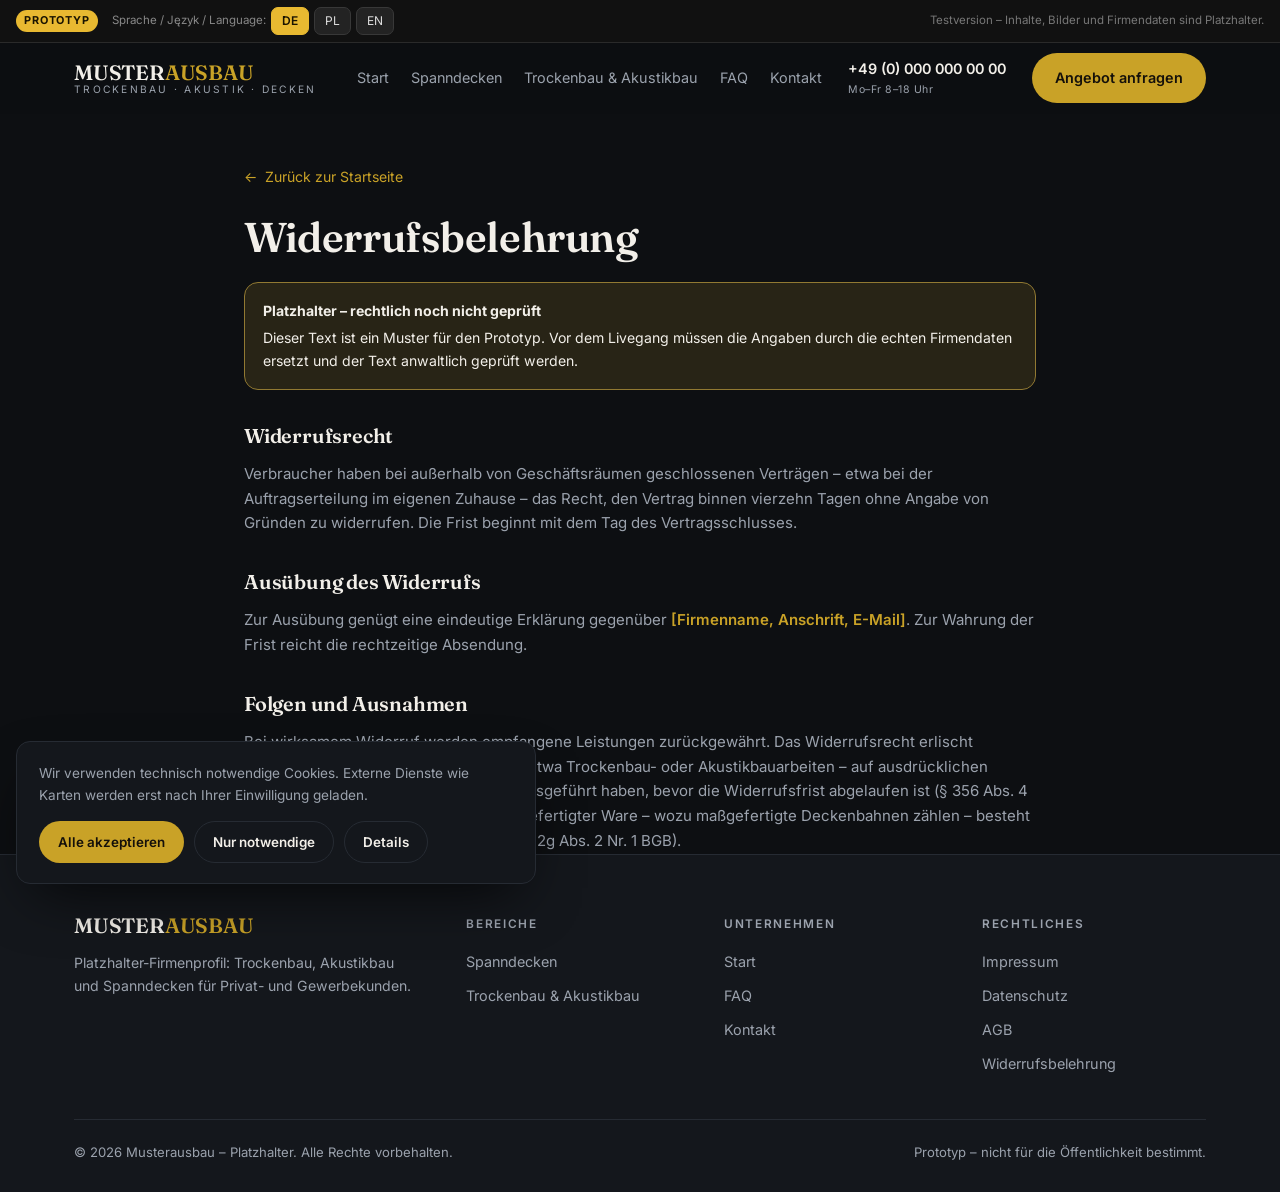
<file: widerruf.html>
<!DOCTYPE html>
<html lang="de" data-theme="dark">
<head>
<meta charset="utf-8">
<meta name="viewport" content="width=device-width, initial-scale=1">
<meta name="robots" content="noindex, nofollow">
<title data-i18n="doc.title">Widerrufsbelehrung – Prototyp</title>
<link rel="preconnect" href="https://fonts.googleapis.com">
<link rel="preconnect" href="https://fonts.gstatic.com" crossorigin>
<link href="https://fonts.googleapis.com/css2?family=Inter:wght@300;400;500;600;700&family=Fraunces:opsz,wght@9..144,400;9..144,600&display=swap" rel="stylesheet">
<link rel="stylesheet" href="assets/style.css">
</head>
<body>

<div id="protobar">
  <b>PROTOTYP</b>
  <div class="grp"><span class="lbl">Sprache / Język / Language:</span>
    <button data-lang-btn="de" aria-pressed="true">DE</button>
    <button data-lang-btn="pl" aria-pressed="false">PL</button>
    <button data-lang-btn="en" aria-pressed="false">EN</button>
  </div>
  <span class="hint" data-i18n="proto.hint">Testversion – Inhalte, Bilder und Firmendaten sind Platzhalter.</span>
</div>

<header id="hdr">
  <div class="wrap nav">
    <a href="index.html" class="logo">
      <span class="mk">MUSTER<em>AUSBAU</em></span>
      <span class="sub" data-i18n="logo.sub">Trockenbau · Akustik · Decken</span>
    </a>
    <nav id="menu">
      <a href="index.html" data-i18n="nav.home">Start</a>
      <a href="spanndecken.html" data-i18n="nav.span">Spanndecken</a>
      <a href="trockenbau-akustikbau.html" data-i18n="nav.tab">Trockenbau &amp; Akustikbau</a>
      <a href="index.html#faq" data-i18n="nav.faq">FAQ</a>
      <a href="index.html#kontakt" data-i18n="nav.contact">Kontakt</a>
    </nav>
    <a class="tel" href="tel:+490000000000">+49 (0) 000 000 00 00<small data-i18n="hdr.telnote">Mo–Fr 8–18 Uhr</small></a>
    <a class="btn btn-p" href="index.html#kontakt" data-i18n="hdr.cta">Angebot anfragen</a>
    <button class="burger" id="burger" aria-label="Menü">☰</button>
  </div>
</header>

<main class="legalpage"><div class="wrap">
  <a class="back" href="index.html">← <span data-i18n="lg.back">Zurück zur Startseite</span></a>
  <h1 data-i18n="lg.h">Widerrufsbelehrung</h1>
  <div class="warnbox"><b data-i18n="lg.warn.b">Platzhalter – rechtlich noch nicht geprüft</b><span data-i18n="lg.warn.p">Dieser Text ist ein Muster für den Prototyp. Vor dem Livegang müssen die Angaben durch die echten Firmendaten ersetzt und der Text anwaltlich geprüft werden.</span></div>
  <h2 data-i18n="lg.h1">Widerrufsrecht</h2>
  <p data-i18n="lg.p1">Verbraucher haben bei außerhalb von Geschäftsräumen geschlossenen Verträgen – etwa bei der Auftragserteilung im eigenen Zuhause – das Recht, den Vertrag binnen vierzehn Tagen ohne Angabe von Gründen zu widerrufen. Die Frist beginnt mit dem Tag des Vertragsschlusses.</p>
  <h2 data-i18n="lg.h2">Ausübung des Widerrufs</h2>
  <p data-i18n="lg.p2">Zur Ausübung genügt eine eindeutige Erklärung gegenüber <span class="pl-holder">[Firmenname, Anschrift, E-Mail]</span>. Zur Wahrung der Frist reicht die rechtzeitige Absendung.</p>
  <h2 data-i18n="lg.h3">Folgen und Ausnahmen</h2>
  <p data-i18n="lg.p3">Bei wirksamem Widerruf werden empfangene Leistungen zurückgewährt. Das Widerrufsrecht erlischt vorzeitig, wenn wir die Dienstleistung – etwa Trockenbau- oder Akustikbauarbeiten – auf ausdrücklichen Wunsch des Verbrauchers vollständig ausgeführt haben, bevor die Widerrufsfrist abgelaufen ist (§ 356 Abs. 4 BGB). Bei nach Kundenspezifikation angefertigter Ware – wozu maßgefertigte Deckenbahnen zählen – besteht von vornherein kein Widerrufsrecht (§ 312g Abs. 2 Nr. 1 BGB).</p>
</div></main>

<footer>
  <div class="wrap">
    <div class="fgrid">
      <div class="about">
        <span class="logo"><span class="mk">MUSTER<em>AUSBAU</em></span></span>
        <p data-i18n="ft.about">Platzhalter-Firmenprofil: Trockenbau, Akustikbau und Spanndecken für Privat- und Gewerbekunden.</p>
      </div>
      <div><h4 data-i18n="ft.h1">Bereiche</h4><ul>
        <li><a href="spanndecken.html" data-i18n="nav.span">Spanndecken</a></li>
        <li><a href="trockenbau-akustikbau.html" data-i18n="nav.tab">Trockenbau &amp; Akustikbau</a></li>
      </ul></div>
      <div><h4 data-i18n="ft.h2">Unternehmen</h4><ul>
        <li><a href="index.html" data-i18n="nav.home">Start</a></li>
        <li><a href="index.html#faq" data-i18n="nav.faq">FAQ</a></li>
        <li><a href="index.html#kontakt" data-i18n="nav.contact">Kontakt</a></li>
      </ul></div>
      <div><h4 data-i18n="ft.h3">Rechtliches</h4><ul>
        <li><a href="impressum.html" data-i18n="ft.r1">Impressum</a></li>
        <li><a href="datenschutz.html" data-i18n="ft.r2">Datenschutz</a></li>
        <li><a href="agb.html" data-i18n="ft.r3">AGB</a></li>
        <li><a href="widerruf.html" data-i18n="ft.r4">Widerrufsbelehrung</a></li>
      </ul></div>
    </div>
    <div class="fbot">
      <span data-i18n="ft.copy">© 2026 Musterausbau – Platzhalter. Alle Rechte vorbehalten.</span>
      <span data-i18n="ft.proto">Prototyp – nicht für die Öffentlichkeit bestimmt.</span>
    </div>
  </div>
</footer>

<div id="cookie">
  <p data-i18n="ck.p">Wir verwenden technisch notwendige Cookies. Externe Dienste wie Karten werden erst nach Ihrer Einwilligung geladen.</p>
  <div class="row">
    <button class="btn btn-p" data-ck="all" data-i18n="ck.ok">Alle akzeptieren</button>
    <button class="btn btn-g" data-ck="min" data-i18n="ck.min">Nur notwendige</button>
    <a class="btn btn-g" href="datenschutz.html" data-i18n="ck.more">Details</a>
  </div>
</div>

<script>
var PL = {
"doc.title":"Pouczenie o odstąpieniu – prototyp",
"proto.hint":"Wersja testowa – treści, zdjęcia i dane firmy są zastępcze.",
"logo.sub":"Trockenbau · Akustyka · Sufity",
"nav.home":"Start","nav.span":"Sufity napinane","nav.tab":"Trockenbau i akustyka","nav.faq":"FAQ","nav.contact":"Kontakt",
"hdr.telnote":"pn.–pt. 8–18","hdr.cta":"Zapytaj o wycenę",

"lg.back":"Powrót na stronę główną",
"lg.warn.b":"Treść zastępcza – niesprawdzona prawnie",
"lg.warn.p":"Ten tekst jest wzorem na potrzeby prototypu. Przed publikacją dane trzeba zastąpić prawdziwymi informacjami firmy, a treść zweryfikować u prawnika.",
"lg.h":"Pouczenie o prawie odstąpienia",
"lg.h1":"Prawo odstąpienia",
"lg.p1":"Konsumentom przysługuje przy umowach zawartych poza lokalem przedsiębiorstwa – na przykład przy zleceniu udzielonym we własnym mieszkaniu – prawo odstąpienia od umowy w terminie czternastu dni bez podania przyczyny. Termin biegnie od dnia zawarcia umowy.",
"lg.h2":"Wykonanie prawa odstąpienia",
"lg.p2":"Do wykonania prawa wystarczy jednoznaczne oświadczenie skierowane do <span class=\"pl-holder\">[nazwa firmy, adres, e-mail]</span>. Dla zachowania terminu wystarczy wysłanie oświadczenia przed jego upływem.",
"lg.h3":"Skutki i wyjątki",
"lg.p3":"W razie skutecznego odstąpienia zwracane są otrzymane świadczenia. Prawo odstąpienia wygasa przedwcześnie, jeżeli usługa – na przykład prace Trockenbau lub akustyczne – została w pełni wykonana na wyraźne życzenie konsumenta przed upływem terminu odstąpienia (§ 356 ust. 4 BGB). Przy towarze wykonanym według specyfikacji klienta – a do takich należą płótna szyte na wymiar – prawo odstąpienia nie przysługuje od początku (§ 312g ust. 2 nr 1 BGB).",

"ft.about":"Zastępczy profil firmy: Trockenbau, akustyka i sufity napinane dla klientów prywatnych i firm.",
"ft.h1":"Obszary","ft.h2":"Firma","ft.h3":"Informacje prawne",
"ft.r1":"Impressum","ft.r2":"Polityka prywatności","ft.r3":"Regulamin (AGB)","ft.r4":"Pouczenie o odstąpieniu",
"ft.copy":"© 2026 Musterausbau – nazwa zastępcza. Wszelkie prawa zastrzeżone.",
"ft.proto":"Prototyp – nieprzeznaczony do publicznego udostępnienia.",

"ck.p":"Używamy wyłącznie plików cookie niezbędnych technicznie. Usługi zewnętrzne, takie jak mapy, ładowane są dopiero po wyrażeniu zgody.",
"ck.ok":"Akceptuję wszystkie","ck.min":"Tylko niezbędne","ck.more":"Szczegóły"
};

var EN = {
"doc.title":"Right of withdrawal – prototype",
"proto.hint":"Test version – content, photos and company details are placeholders.",
"logo.sub":"Drylining · Acoustics · Ceilings",
"nav.home":"Home","nav.span":"Stretch ceilings","nav.tab":"Drylining &amp; acoustics","nav.faq":"FAQ","nav.contact":"Contact",
"hdr.telnote":"Mon–Fri 8am–6pm","hdr.cta":"Request a quote",

"lg.back":"Back to the homepage",
"lg.warn.b":"Placeholder – not yet legally reviewed",
"lg.warn.p":"This text is a template for the prototype. Before going live, the details must be replaced with the real company information and the text checked by a lawyer.",
"lg.h":"Right of withdrawal",
"lg.h1":"Right of withdrawal",
"lg.p1":"For contracts concluded away from business premises – for example when an order is placed in the consumer's own home – consumers have the right to withdraw from the contract within fourteen days without giving reasons. The period begins on the day the contract is concluded.",
"lg.h2":"Exercising the right of withdrawal",
"lg.p2":"To exercise this right, a clear statement addressed to <span class=\"pl-holder\">[company name, address, email]</span> is sufficient. Sending the statement before the deadline is enough to meet it.",
"lg.h3":"Effects and exceptions",
"lg.p3":"On effective withdrawal, services already received are reimbursed. The right of withdrawal expires early if we have fully performed the service – for example drylining or acoustic works – at the consumer's express request before the withdrawal period has ended (§ 356(4) BGB). For goods made to the customer's specifications – which includes custom-cut ceiling membranes – there is no right of withdrawal from the outset (§ 312g(2) no. 1 BGB).",

"ft.about":"Placeholder company profile: drylining, acoustics and stretch ceilings for private and commercial customers.",
"ft.h1":"Fields","ft.h2":"Company","ft.h3":"Legal",
"ft.r1":"Legal notice","ft.r2":"Privacy policy","ft.r3":"Terms &amp; conditions","ft.r4":"Right of withdrawal",
"ft.copy":"© 2026 Musterausbau – placeholder name. All rights reserved.",
"ft.proto":"Prototype – not intended for public access.",

"ck.p":"We only use technically necessary cookies. External services such as maps are loaded only after you consent.",
"ck.ok":"Accept all","ck.min":"Necessary only","ck.more":"Details"
};
</script>
<script src="assets/site.js"></script>
</body>
</html>
</file>
<file: assets/style.css>
/* ============================================================
   MUSTERAUSBAU — wspólny arkusz stylów (motyw: Dunkel/dark, ustalony)
   Współdzielony przez wszystkie podstrony. Bez frameworków, bez budowania.
   ============================================================ */

/* ============ TOKENY ============ */
:root{
  --font-ui:'Inter',system-ui,-apple-system,'Segoe UI',sans-serif;
  --font-display:'Fraunces',Georgia,serif;
  --maxw:1180px;
  --r:14px;
  --r-lg:22px;
  --t:.25s cubic-bezier(.4,0,.2,1);

  --bg:#0d0f12; --bg2:#14171c; --bg3:#1b1f26; --hero:#0a0c0f;
  --text:#f2efe9; --dim:#9ba2ad; --line:#262b33;
  --acc:#c9a227; --acc2:#e6c463; --acc-ink:#14100a;
  --shadow:0 24px 60px -20px rgba(0,0,0,.8);
  --glow:radial-gradient(120% 80% at 50% 0%,rgba(201,162,39,.18),transparent 60%);
}
*{box-sizing:border-box;margin:0;padding:0}
html{scroll-behavior:smooth;scroll-padding-top:calc(var(--bar,34px) + 82px)}
body{
  font-family:var(--font-ui);background:var(--bg);color:var(--text);
  line-height:1.65;-webkit-font-smoothing:antialiased;overflow-x:hidden;
}
img{max-width:100%;display:block}
a{color:inherit;text-decoration:none}
.wrap{max-width:var(--maxw);margin:0 auto;padding:0 24px}
h1,h2,h3{font-family:var(--font-display);font-weight:600;line-height:1.15;letter-spacing:-.01em}
h1{font-size:clamp(2.1rem,5.5vw,4rem)}
h2{font-size:clamp(1.7rem,3.6vw,2.7rem)}
h3{font-size:1.2rem}
p{color:var(--dim)}
h1+p,h2+p,h2+.lead,h3+p{margin-top:15px}
.hero h1+p{margin-top:20px}
section{padding:clamp(56px,8vw,110px) 0;position:relative}
.eyebrow{
  font-family:var(--font-ui);font-size:.75rem;font-weight:600;letter-spacing:.16em;
  text-transform:uppercase;color:var(--acc);margin-bottom:14px;display:block
}
.lead{font-size:1.08rem;max-width:64ch}
.center{text-align:center}
.center .lead{margin-inline:auto}

/* ============ PASEK PROTOTYPU ============ */
#protobar{
  position:fixed;inset:0 0 auto 0;z-index:200;background:#111;color:#eee;
  display:flex;gap:14px;align-items:center;flex-wrap:wrap;
  padding:7px 16px;font-size:.78rem;border-bottom:1px solid #2a2a2a
}
#protobar b{background:#e8b931;color:#1a1400;padding:2px 8px;border-radius:99px;font-size:.68rem;letter-spacing:.08em}
#protobar .grp{display:flex;gap:5px;align-items:center}
#protobar span.lbl{color:#888;font-size:.72rem}
#protobar button{
  font:inherit;font-size:.75rem;background:#232323;color:#ddd;border:1px solid #383838;
  padding:3px 10px;border-radius:7px;cursor:pointer;transition:var(--t)
}
#protobar button:hover{background:#303030}
#protobar button[aria-pressed="true"]{background:#e8b931;color:#1a1400;border-color:#e8b931;font-weight:600}
#protobar .hint{color:#777;margin-left:auto;font-size:.72rem}
@media(max-width:760px){#protobar .hint{display:none}}

/* ============ NAGŁÓWEK ============ */
header{
  position:fixed;top:var(--bar,34px);left:0;right:0;z-index:150;
  background:color-mix(in srgb,var(--bg) 88%,transparent);
  backdrop-filter:blur(14px);border-bottom:1px solid transparent;transition:var(--t)
}
header.stuck{border-bottom-color:var(--line);box-shadow:0 4px 24px -12px rgba(0,0,0,.4)}
.nav{display:flex;align-items:center;gap:26px;height:70px}
.logo{display:flex;flex-direction:column;line-height:1.05;margin-right:auto}
.logo .mk{font-family:var(--font-display);font-size:1.3rem;font-weight:600;letter-spacing:-.01em}
.logo .mk em{color:var(--acc);font-style:normal}
.logo .sub{font-size:.64rem;letter-spacing:.22em;text-transform:uppercase;color:var(--dim)}
.nav nav{display:flex;gap:22px}
.nav nav a{font-size:.9rem;color:var(--dim);transition:var(--t);position:relative;padding:4px 0}
.nav nav a:hover,.nav nav a[aria-current="page"]{color:var(--text)}
.nav nav a::after{content:"";position:absolute;left:0;bottom:0;height:1.5px;width:0;background:var(--acc);transition:var(--t)}
.nav nav a:hover::after,.nav nav a[aria-current="page"]::after{width:100%}
.tel{font-size:.9rem;font-weight:600;white-space:nowrap}
.tel small{display:block;font-size:.66rem;font-weight:400;color:var(--dim);letter-spacing:.05em}
.btn{
  display:inline-flex;align-items:center;gap:9px;font-size:.9rem;font-weight:600;
  padding:12px 22px;border-radius:99px;border:1px solid transparent;cursor:pointer;
  font-family:var(--font-ui);transition:var(--t);white-space:nowrap
}
.btn-p{background:var(--acc);color:var(--acc-ink)}
.btn-p:hover{background:var(--acc2);transform:translateY(-1px)}
.btn-g{border-color:var(--line);color:var(--text);background:transparent}
.btn-g:hover{border-color:var(--acc);color:var(--acc)}
.burger{display:none;background:none;border:0;color:var(--text);font-size:1.5rem;cursor:pointer;padding:4px 8px}
@media(max-width:980px){
  .nav nav{
    position:absolute;top:70px;left:0;right:0;flex-direction:column;gap:0;
    background:var(--bg2);border-top:1px solid var(--line);padding:8px 24px 18px;display:none
  }
  .nav nav.open{display:flex}
  .nav nav a{padding:12px 0;border-bottom:1px solid var(--line);font-size:1rem}
  .burger{display:block;order:3}
  .tel{display:none}
}
@media(max-width:560px){
  .nav{height:62px}
  .nav nav{top:62px}
  .logo .sub{display:none}
  .nav > .btn-p{display:none}
}

/* ============ HERO ============ */
.hero{
  min-height:min(88vh,780px);display:flex;align-items:center;
  padding-top:calc(var(--bar,34px) + 120px);padding-bottom:80px;background:var(--hero);position:relative;overflow:hidden
}
.hero::before{content:"";position:absolute;inset:0;background:var(--glow);pointer-events:none}
.hero::after{
  content:"";position:absolute;inset:0;opacity:.5;pointer-events:none;
  background:
    radial-gradient(70% 50% at 78% 22%,rgba(255,255,255,.16),transparent 70%),
    repeating-linear-gradient(102deg,rgba(255,255,255,.05) 0 1px,transparent 1px 88px)
}
.hero .wrap{position:relative;z-index:2}
.hero h1,.hero p,.hero .eyebrow{color:#fff}
.hero h1{max-width:20ch}
.hero p{color:rgba(255,255,255,.72);margin-top:20px;font-size:1.12rem;max-width:52ch}
.hero-cta{display:flex;gap:14px;flex-wrap:wrap;margin-top:34px}
.hero .btn-g{border-color:rgba(255,255,255,.3);color:#fff}
.hero .btn-g:hover{border-color:#fff;background:rgba(255,255,255,.08);color:#fff}
.trust{display:flex;gap:28px;flex-wrap:wrap;margin-top:46px;padding-top:26px;border-top:1px solid rgba(255,255,255,.14)}
.trust div{color:rgba(255,255,255,.8);font-size:.85rem;display:flex;align-items:center;gap:9px}
.trust b{font-family:var(--font-display);font-size:1.5rem;color:var(--acc2);font-weight:600}

/* ============ SIATKI / KARTY ============ */
.grid{display:grid;gap:22px}
.g2{grid-template-columns:repeat(auto-fit,minmax(300px,1fr))}
.g3{grid-template-columns:repeat(auto-fit,minmax(268px,1fr))}
.g4{grid-template-columns:repeat(auto-fit,minmax(210px,1fr))}
.card{
  background:var(--bg2);border:1px solid var(--line);border-radius:var(--r-lg);
  padding:30px 26px;transition:var(--t)
}
.card:hover{transform:translateY(-3px);border-color:color-mix(in srgb,var(--acc) 45%,var(--line));box-shadow:var(--shadow)}
.card h3{margin-bottom:9px}
.card p{font-size:.92rem}
.ico{
  width:46px;height:46px;border-radius:12px;display:grid;place-items:center;margin-bottom:16px;
  background:color-mix(in srgb,var(--acc) 14%,transparent);color:var(--acc)
}
.ico svg{width:23px;height:23px;stroke:currentColor;fill:none;stroke-width:1.7;stroke-linecap:round;stroke-linejoin:round}
.sechead{margin-bottom:46px;max-width:70ch}
.alt{background:var(--bg2)}

/* ============ KAFLE DZIAŁÓW (strona główna) ============ */
.pillars{display:grid;gap:22px;grid-template-columns:repeat(auto-fit,minmax(320px,1fr))}
.pillar{
  background:var(--bg2);border:1px solid var(--line);border-radius:var(--r-lg);
  padding:36px 32px;transition:var(--t);display:flex;flex-direction:column;height:100%
}
.pillar:hover{transform:translateY(-4px);border-color:color-mix(in srgb,var(--acc) 45%,var(--line));box-shadow:var(--shadow)}
.pillar .tag{
  font-size:.7rem;font-weight:600;letter-spacing:.12em;text-transform:uppercase;color:var(--acc);
  margin-bottom:14px
}
.pillar h3{font-size:1.5rem;margin-bottom:12px}
.pillar p{font-size:.96rem}
.pillar .more{
  margin-top:22px;display:inline-flex;align-items:center;gap:8px;font-weight:600;font-size:.9rem;
  color:var(--text)
}
.pillar .more svg{width:16px;height:16px;stroke:var(--acc);fill:none;stroke-width:2;transition:var(--t)}
.pillar:hover .more svg{transform:translateX(4px)}

/* ============ TECHNOLOGIA / SPLIT ============ */
.split{display:grid;grid-template-columns:1.05fr .95fr;gap:56px;align-items:center}
@media(max-width:900px){.split{grid-template-columns:1fr;gap:36px}}
.checks{list-style:none;margin-top:26px;display:grid;gap:14px}
.checks li{display:flex;gap:13px;font-size:.95rem;color:var(--dim);align-items:flex-start}
.checks li::before{
  content:"✓";flex:none;width:22px;height:22px;border-radius:50%;display:grid;place-items:center;
  font-size:.72rem;font-weight:700;background:var(--acc);color:var(--acc-ink);margin-top:3px
}
.checks b{color:var(--text);font-weight:600}

/* ============ ATRAPY ZDJĘĆ ============ */
.ph{position:relative;border-radius:var(--r);overflow:hidden;background:#1a1d22}
.ph::before{content:"";display:block;padding-top:70%}
.ph i{
  position:absolute;inset:0;display:block;
  background-image:
    radial-gradient(60% 42% at 50% 8%,rgba(255,255,255,.55),transparent 72%),
    repeating-linear-gradient(97deg,rgba(255,255,255,.07) 0 1px,transparent 1px 46px),
    linear-gradient(168deg,var(--c1),var(--c2))
}
.ph em{
  position:absolute;left:12px;bottom:11px;right:12px;z-index:2;font-style:normal;
  font-size:.76rem;color:rgba(255,255,255,.94);text-shadow:0 1px 10px rgba(0,0,0,.7)
}
.ph s{
  position:absolute;top:11px;right:11px;z-index:2;text-decoration:none;font-size:.6rem;
  letter-spacing:.1em;text-transform:uppercase;background:rgba(0,0,0,.55);color:#fff;
  padding:3px 8px;border-radius:99px;backdrop-filter:blur(4px)
}
.ph::after{content:"";position:absolute;inset:0;background:linear-gradient(to top,rgba(0,0,0,.6),transparent 46%)}
.gal .ph{cursor:zoom-in;transition:var(--t)}
.gal .ph:hover{transform:scale(1.015);box-shadow:var(--shadow)}
.gal{display:grid;grid-template-columns:repeat(auto-fit,minmax(270px,1fr));gap:16px}
.gal .ph:nth-child(1),.gal .ph:nth-child(6){grid-column:span 2}
@media(max-width:700px){.gal .ph:nth-child(1),.gal .ph:nth-child(6){grid-column:span 1}}
.c1{--c1:#3d4a63;--c2:#0f141d}.c2{--c2:#1a1410;--c1:#6b4f33}
.c3{--c1:#22384a;--c2:#0b1118}.c4{--c1:#4a3f5e;--c2:#150f1c}
.c5{--c1:#2f4f47;--c2:#0c1512}.c6{--c1:#5a4038;--c2:#170f0d}
.c7{--c1:#3b4152;--c2:#101318}.c8{--c1:#604d2b;--c2:#18120a}
.c9{--c1:#2b4358;--c2:#0a1017}
#lb{
  position:fixed;inset:0;z-index:300;background:rgba(0,0,0,.9);display:none;
  place-items:center;padding:5vw;cursor:zoom-out
}
#lb.on{display:grid}
#lb .ph{width:min(1000px,92vw)}
#lb .ph::before{padding-top:62%}

/* ============ PROCES ============ */
.steps{counter-reset:s;display:grid;gap:22px;grid-template-columns:repeat(auto-fit,minmax(230px,1fr))}
.step{position:relative;padding-top:56px}
.step::before{
  counter-increment:s;content:counter(s);position:absolute;top:0;left:0;
  width:42px;height:42px;border-radius:50%;display:grid;place-items:center;
  font-family:var(--font-display);font-size:1.1rem;font-weight:600;
  background:var(--acc);color:var(--acc-ink)
}
.step::after{content:"";position:absolute;top:21px;left:52px;right:-10px;height:1px;background:var(--line)}
.step:last-child::after{display:none}
@media(max-width:760px){.step::after{display:none}}
.step h3{margin-bottom:8px}
.step p{font-size:.92rem}

/* ============ FAQ ============ */
.faq{max-width:820px;margin:0 auto}
.faq details{border-bottom:1px solid var(--line)}
.faq summary{
  cursor:pointer;list-style:none;padding:20px 40px 20px 0;position:relative;
  font-weight:600;font-size:1.02rem
}
.faq summary::-webkit-details-marker{display:none}
.faq summary::after{
  content:"+";position:absolute;right:6px;top:50%;transform:translateY(-50%);
  font-size:1.5rem;font-weight:300;color:var(--acc);transition:var(--t)
}
.faq details[open] summary::after{transform:translateY(-50%) rotate(45deg)}
.faq details p{padding:0 40px 22px 0;font-size:.95rem}

/* ============ KONTAKT ============ */
.contact{display:grid;grid-template-columns:.85fr 1.15fr;gap:44px}
@media(max-width:900px){.contact{grid-template-columns:1fr}}
.cinfo{display:grid;gap:22px;align-content:start}
.cline{display:flex;gap:15px;align-items:flex-start}
.cline .ico{margin:0;width:42px;height:42px;flex:none}
.cline .k{font-size:.72rem;letter-spacing:.1em;text-transform:uppercase;color:var(--dim)}
.cline .v{font-weight:600;font-size:1.02rem}
.cline .v small{display:block;font-weight:400;font-size:.85rem;color:var(--dim)}
form{background:var(--bg2);border:1px solid var(--line);border-radius:var(--r-lg);padding:30px}
.frow{display:grid;grid-template-columns:1fr 1fr;gap:16px}
@media(max-width:560px){.frow{grid-template-columns:1fr}}
.f{display:block;margin-bottom:16px}
.f span{display:block;font-size:.78rem;font-weight:600;margin-bottom:6px;letter-spacing:.03em}
.f input,.f textarea,.f select{
  width:100%;font:inherit;font-size:.94rem;color:var(--text);background:var(--bg);
  border:1px solid var(--line);border-radius:10px;padding:12px 14px;transition:var(--t)
}
.f textarea{min-height:126px;resize:vertical}
.f input:focus,.f textarea:focus,.f select:focus{
  outline:none;border-color:var(--acc);box-shadow:0 0 0 3px color-mix(in srgb,var(--acc) 18%,transparent)
}
.cb{display:flex;gap:11px;align-items:flex-start;font-size:.82rem;color:var(--dim);margin:4px 0 20px}
.cb input{width:17px;height:17px;flex:none;margin-top:2px;accent-color:var(--acc)}
.cb a{color:var(--acc);text-decoration:underline}
.formnote{
  margin-top:16px;font-size:.82rem;padding:12px 15px;border-radius:10px;
  background:color-mix(in srgb,var(--acc) 12%,transparent);
  border:1px solid color-mix(in srgb,var(--acc) 35%,transparent);display:none
}
.formnote.on{display:block}
.map{
  border-radius:var(--r);overflow:hidden;position:relative;background:var(--bg3);
  border:1px solid var(--line);display:grid;place-items:center;min-height:190px;text-align:center;padding:20px
}
.map p{font-size:.84rem}

/* ============ STOPKA ============ */
footer{background:var(--bg2);border-top:1px solid var(--line);padding:60px 0 28px;font-size:.9rem}
.fgrid{display:grid;grid-template-columns:1.6fr 1fr 1fr 1fr;gap:34px}
@media(max-width:840px){.fgrid{grid-template-columns:1fr 1fr}}
@media(max-width:520px){.fgrid{grid-template-columns:1fr}}
footer h4{font-size:.74rem;letter-spacing:.14em;text-transform:uppercase;color:var(--dim);margin-bottom:16px;font-weight:600}
footer ul{list-style:none;display:grid;gap:10px}
footer ul a{color:var(--dim);transition:var(--t);font-size:.9rem}
footer ul a:hover{color:var(--acc)}
footer .about p{font-size:.88rem;margin-top:14px;max-width:38ch}
.fbot{
  margin-top:44px;padding-top:22px;border-top:1px solid var(--line);
  display:flex;justify-content:space-between;gap:18px;flex-wrap:wrap;color:var(--dim);font-size:.82rem
}

/* ============ PODSTRONY PRAWNE ============ */
.legalpage{padding-top:calc(var(--bar,34px) + 120px);min-height:70vh}
.legalpage .wrap{max-width:840px}
.legalpage h1{font-size:clamp(1.8rem,4vw,2.6rem);margin-bottom:10px}
.legalpage h2{font-size:1.25rem;margin:34px 0 10px}
.legalpage h3{font-size:1rem;margin:22px 0 6px}
.legalpage p,.legalpage li{font-size:.94rem}
.legalpage ul{margin:10px 0 10px 20px;display:grid;gap:6px}
.legalpage .back{display:inline-flex;gap:8px;align-items:center;color:var(--acc);font-size:.88rem;margin-bottom:26px}
.warnbox{
  border:1px solid color-mix(in srgb,#e8b931 55%,var(--line));
  background:color-mix(in srgb,#e8b931 12%,transparent);
  border-radius:var(--r);padding:16px 18px;margin:20px 0 30px;font-size:.88rem
}
.warnbox b{display:block;margin-bottom:4px}
.pl-holder{color:var(--acc);font-weight:600}
.dl{display:grid;grid-template-columns:180px 1fr;gap:8px 18px;margin:14px 0;font-size:.94rem}
@media(max-width:560px){.dl{grid-template-columns:1fr;gap:2px 0}.dl>div:nth-child(odd){color:var(--dim);margin-top:10px}}
.dl>div:nth-child(odd){color:var(--dim)}

/* ============ COOKIE ============ */
#cookie{
  position:fixed;left:16px;right:16px;bottom:16px;z-index:250;max-width:520px;
  background:var(--bg2);border:1px solid var(--line);border-radius:var(--r);
  padding:20px 22px;box-shadow:var(--shadow);display:none
}
#cookie.on{display:block}
#cookie p{font-size:.85rem;margin-bottom:14px}
#cookie .row{display:flex;gap:10px;flex-wrap:wrap}
#cookie .btn{padding:9px 18px;font-size:.84rem}
.fade{opacity:0;transform:translateY(18px);transition:opacity .6s ease,transform .6s ease}
.fade.in{opacity:1;transform:none}
@media (prefers-reduced-motion:reduce){*{transition:none!important;animation:none!important}.fade{opacity:1;transform:none}}
</file>
